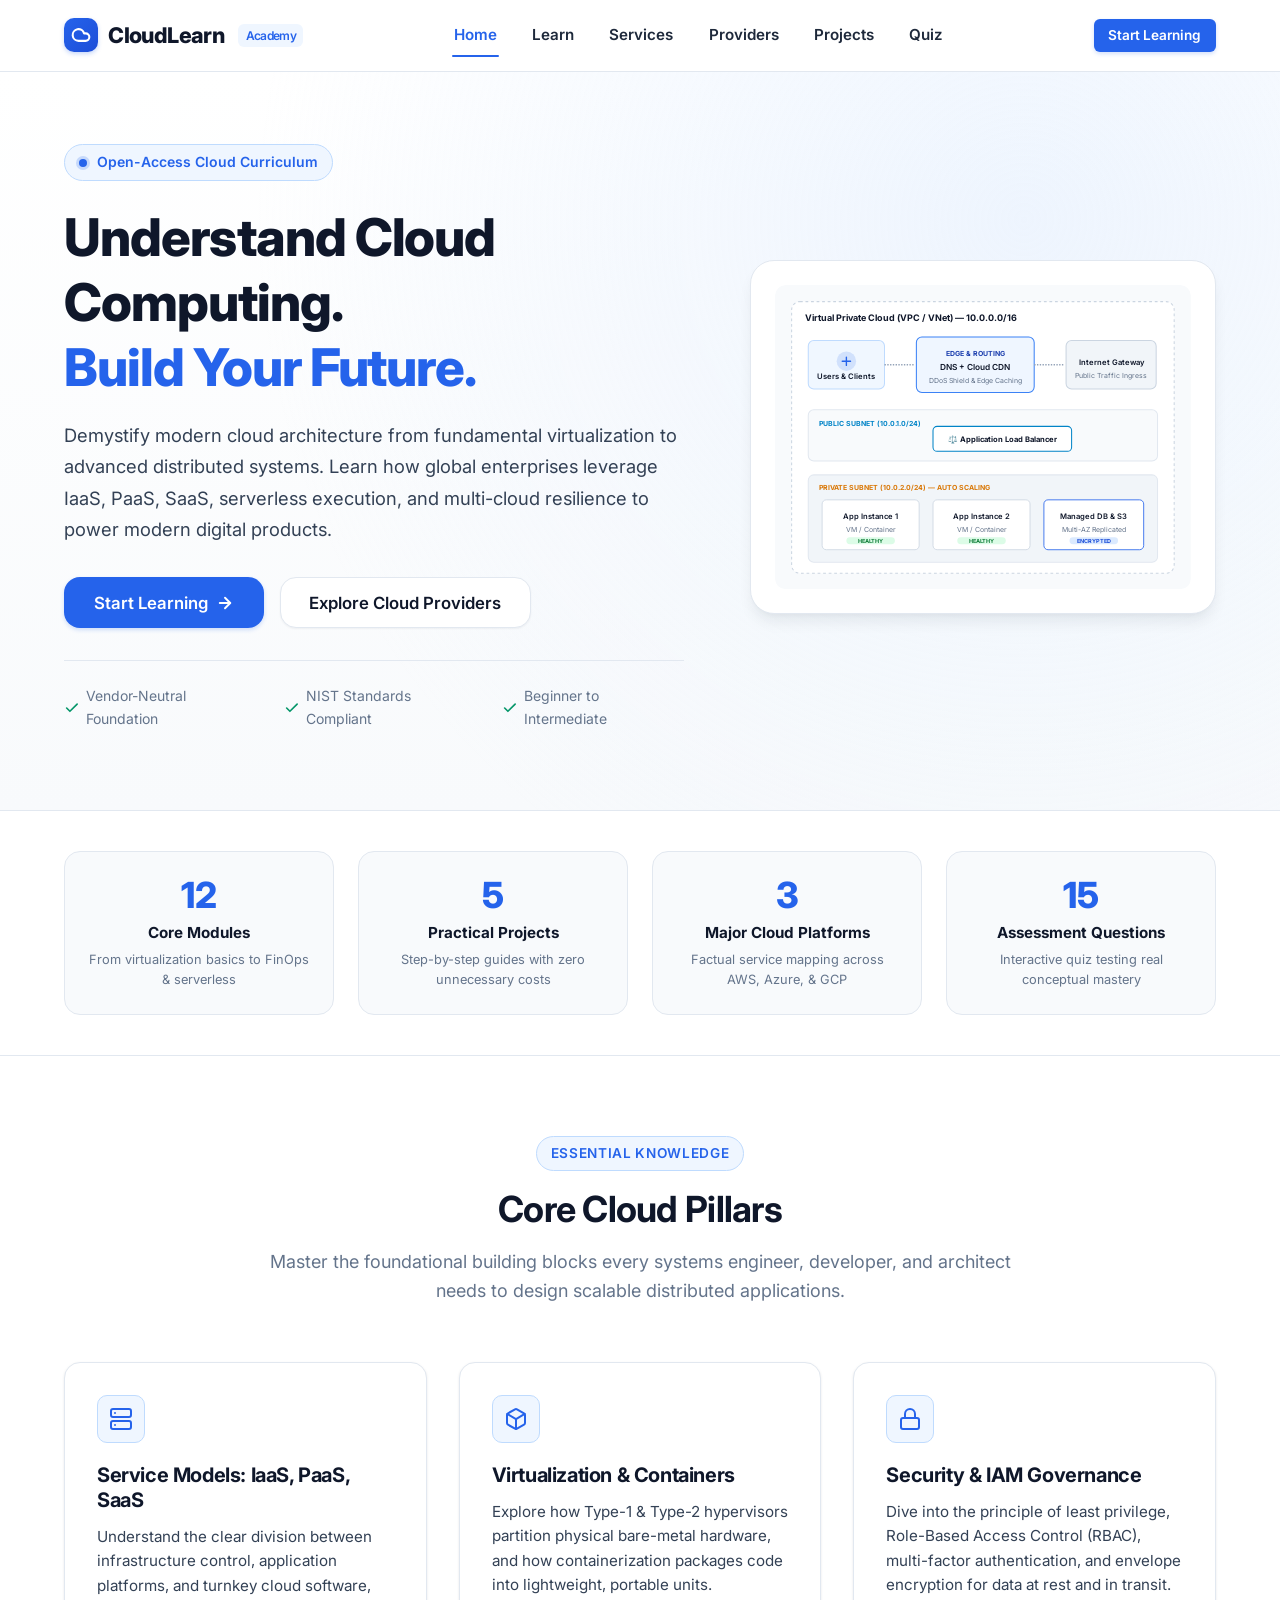
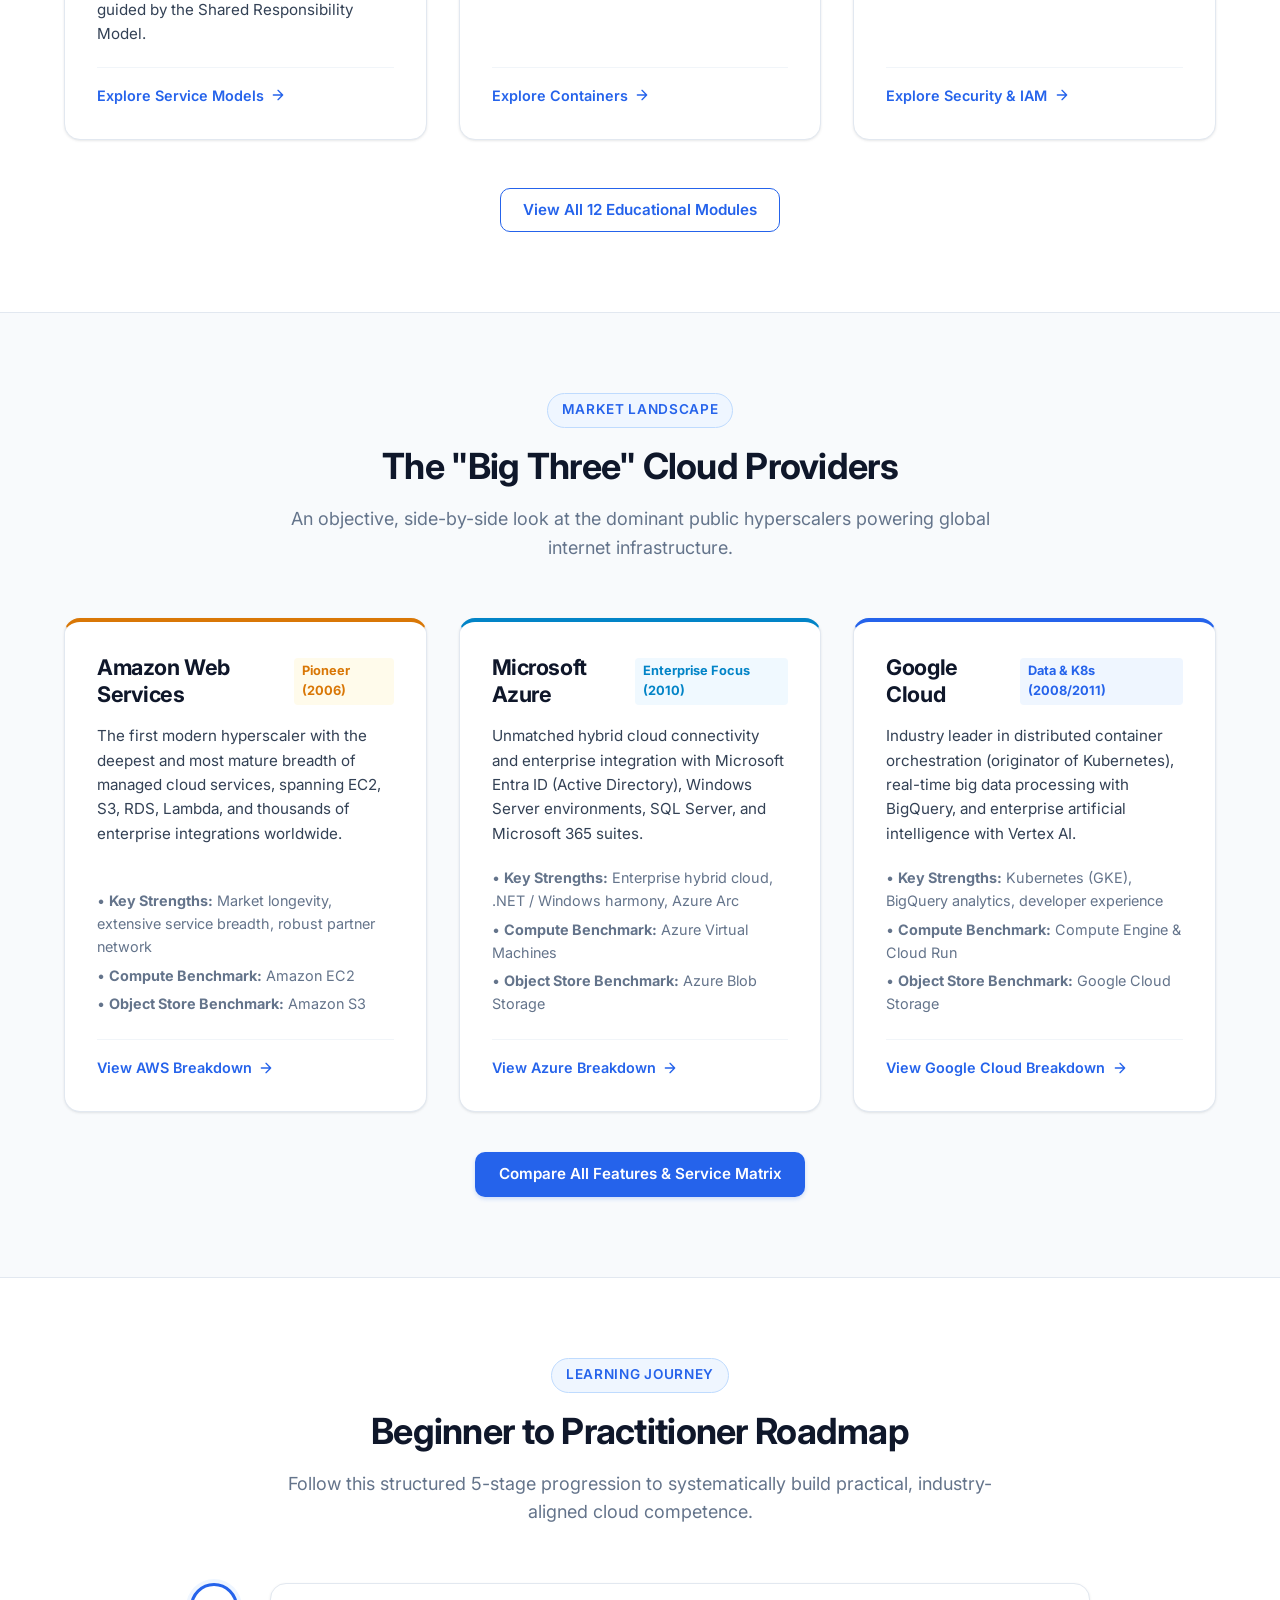
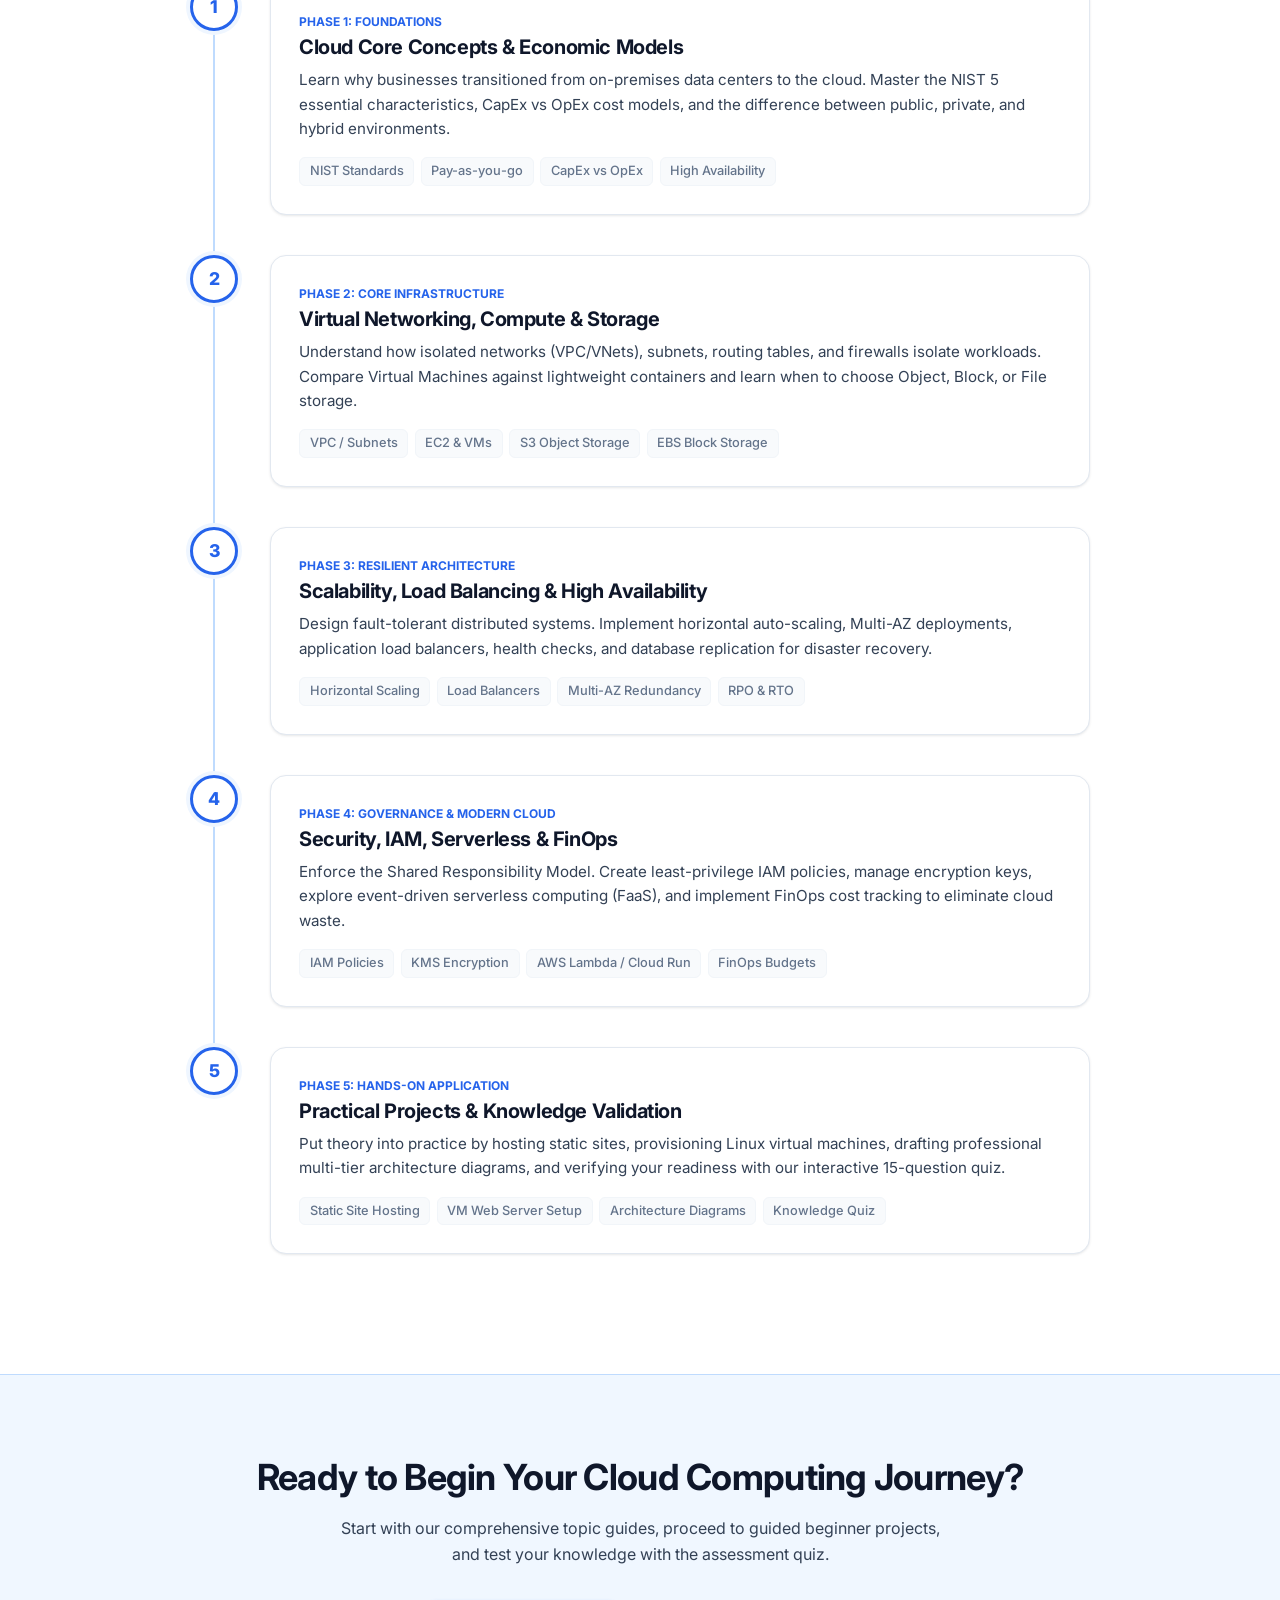
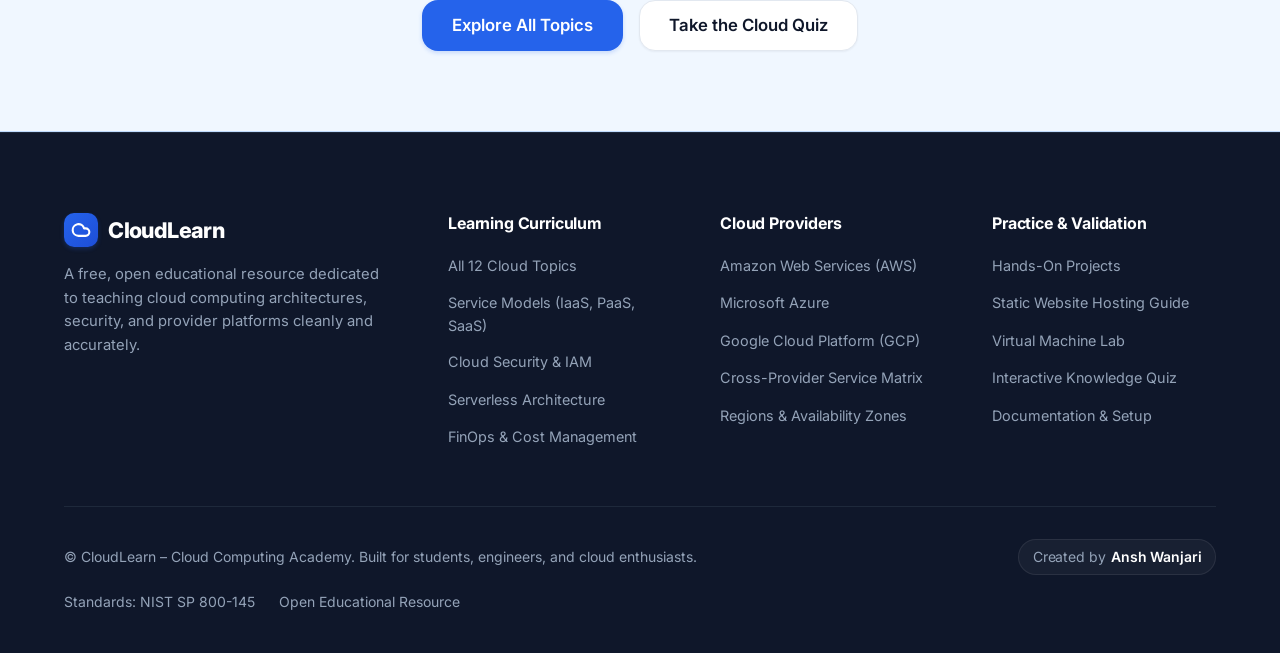
<file: index.html>
<!DOCTYPE html>
<html lang="en">
<head>
  <meta charset="UTF-8">
  <meta http-equiv="refresh" content="0; url=cloudlearn/index.html">
  <meta name="viewport" content="width=device-width, initial-scale=1.0">
  <title>CloudLearn – Redirecting...</title>
  <script>
    window.location.replace("cloudlearn/index.html");
  </script>
</head>
<body style="font-family: system-ui, -apple-system, sans-serif; display:flex; align-items:center; justify-content:center; height:100vh; margin:0; background:#f8fafc; color:#0f172a;">
  <div style="text-align:center; padding:2rem; background:white; border-radius:12px; box-shadow:0 4px 6px -1px rgba(0,0,0,0.1); border:1px solid #e2e8f0; max-width:400px;">
    <h2 style="margin-bottom:0.5rem;">CloudLearn Academy</h2>
    <p style="color:#64748b; margin-bottom:1.5rem;">Redirecting to the academy home page...</p>
    <a href="cloudlearn/index.html" style="display:inline-block; padding:0.6rem 1.2rem; background:#2563eb; color:white; text-decoration:none; border-radius:8px; font-weight:600;">
      Click here if not redirected
    </a>
    <footer style="margin-top:1.5rem; padding-top:1rem; border-top:1px solid #e2e8f0; font-size:0.875rem; color:#64748b;">
      Created by <strong style="color:#0f172a;">Ansh Wanjari</strong>
    </footer>
  </div>
</body>
</html>
</file>
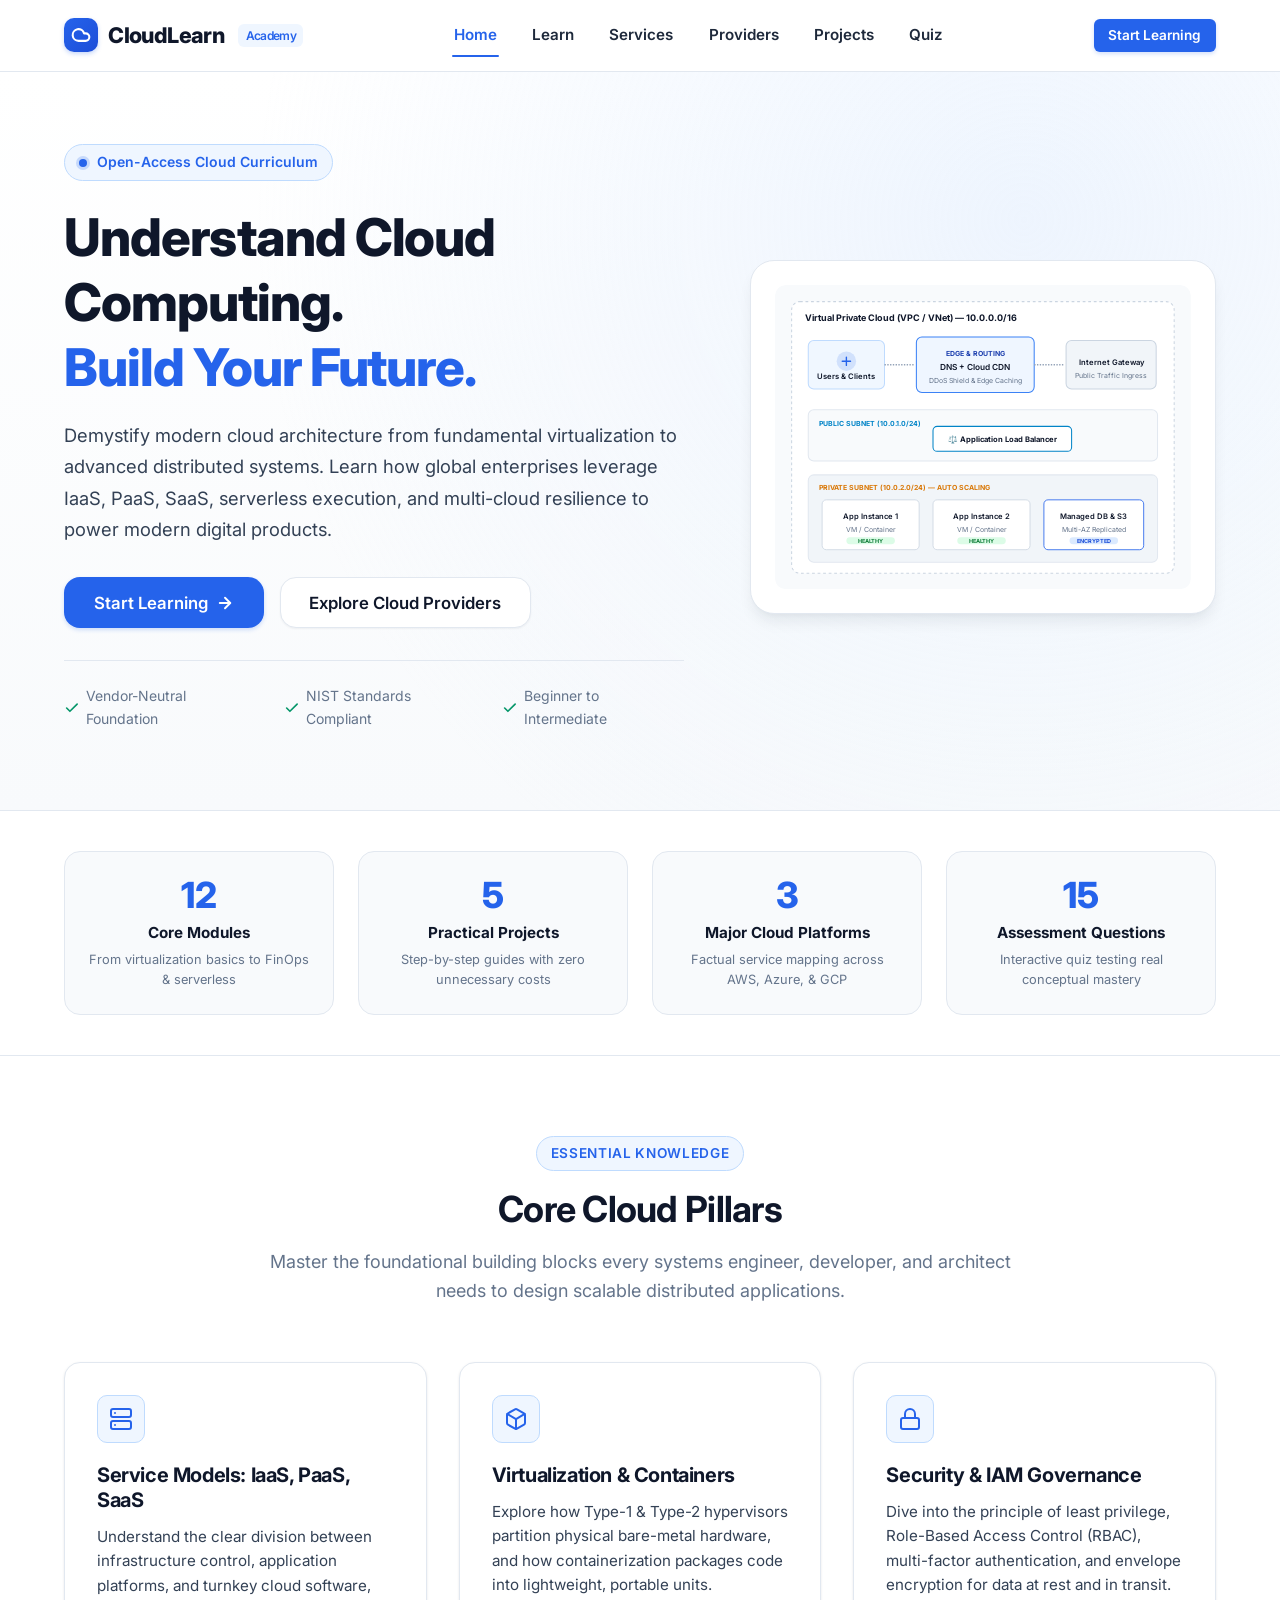
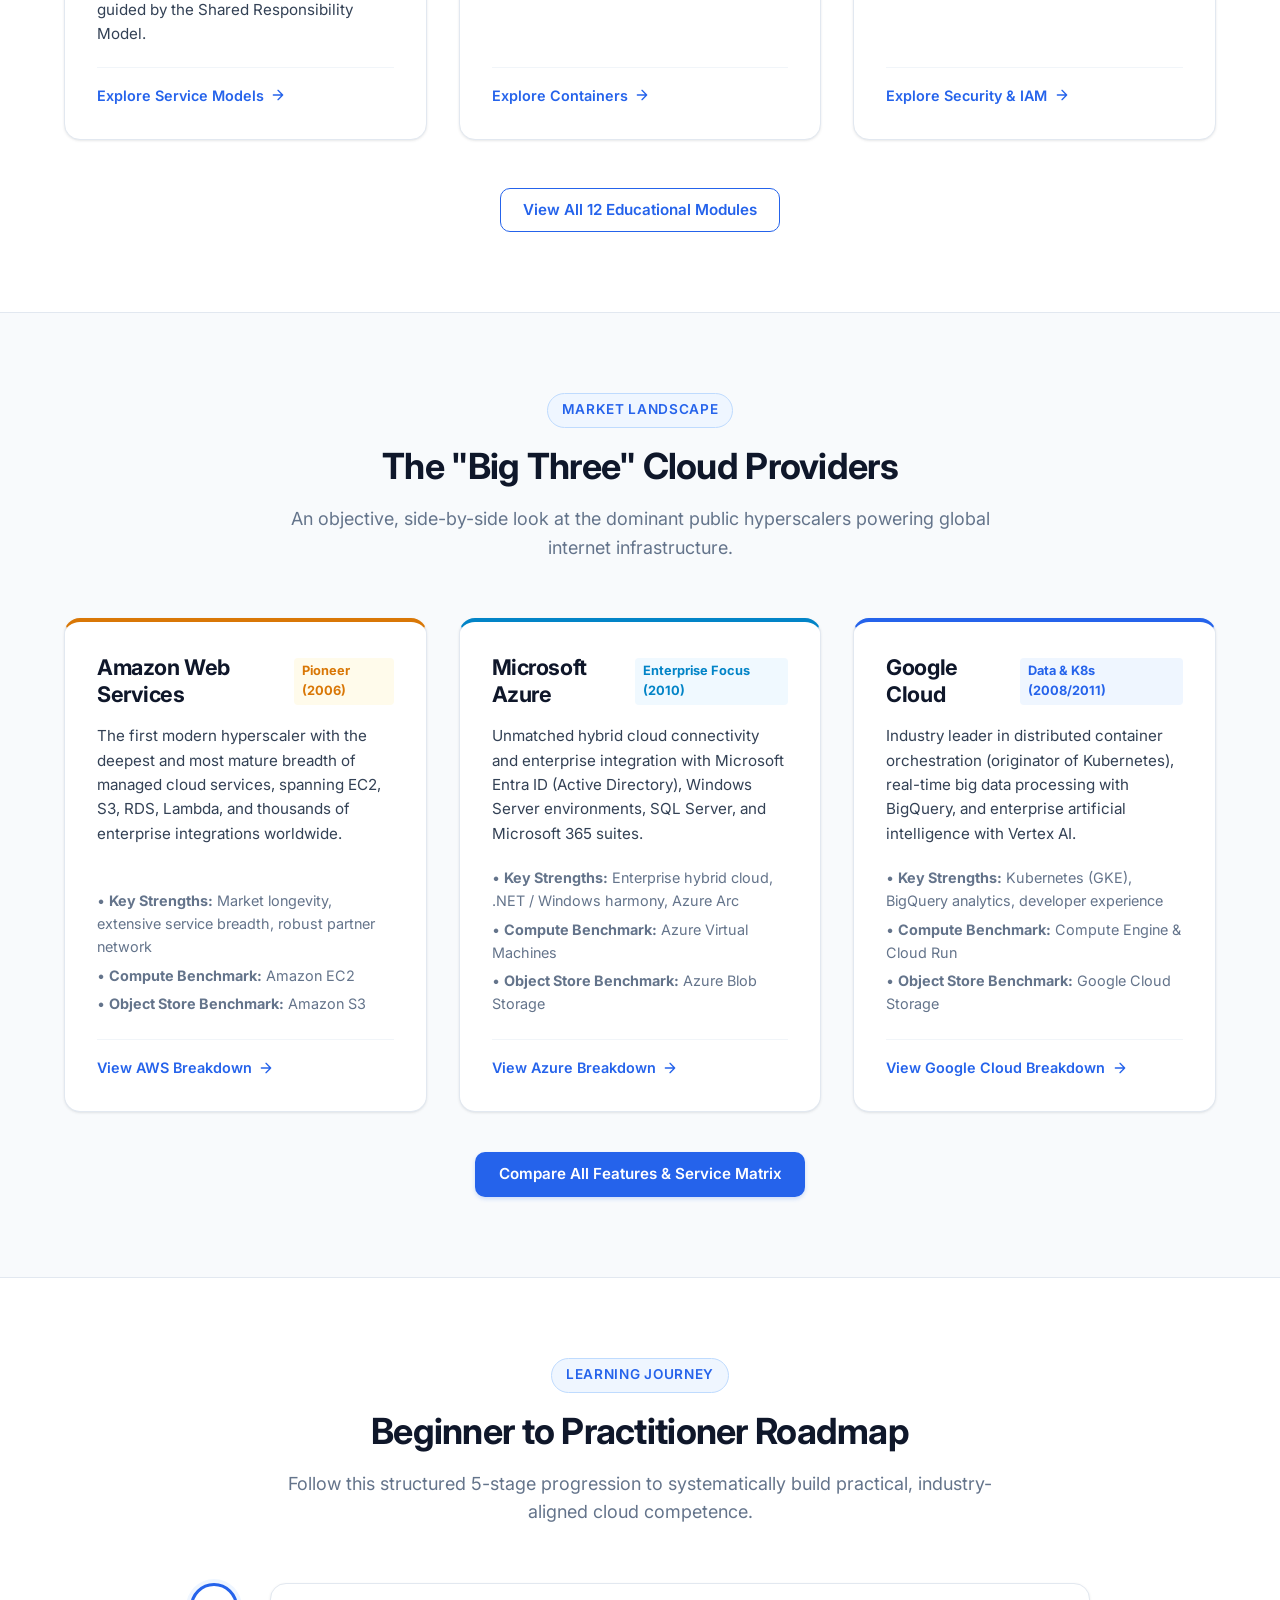
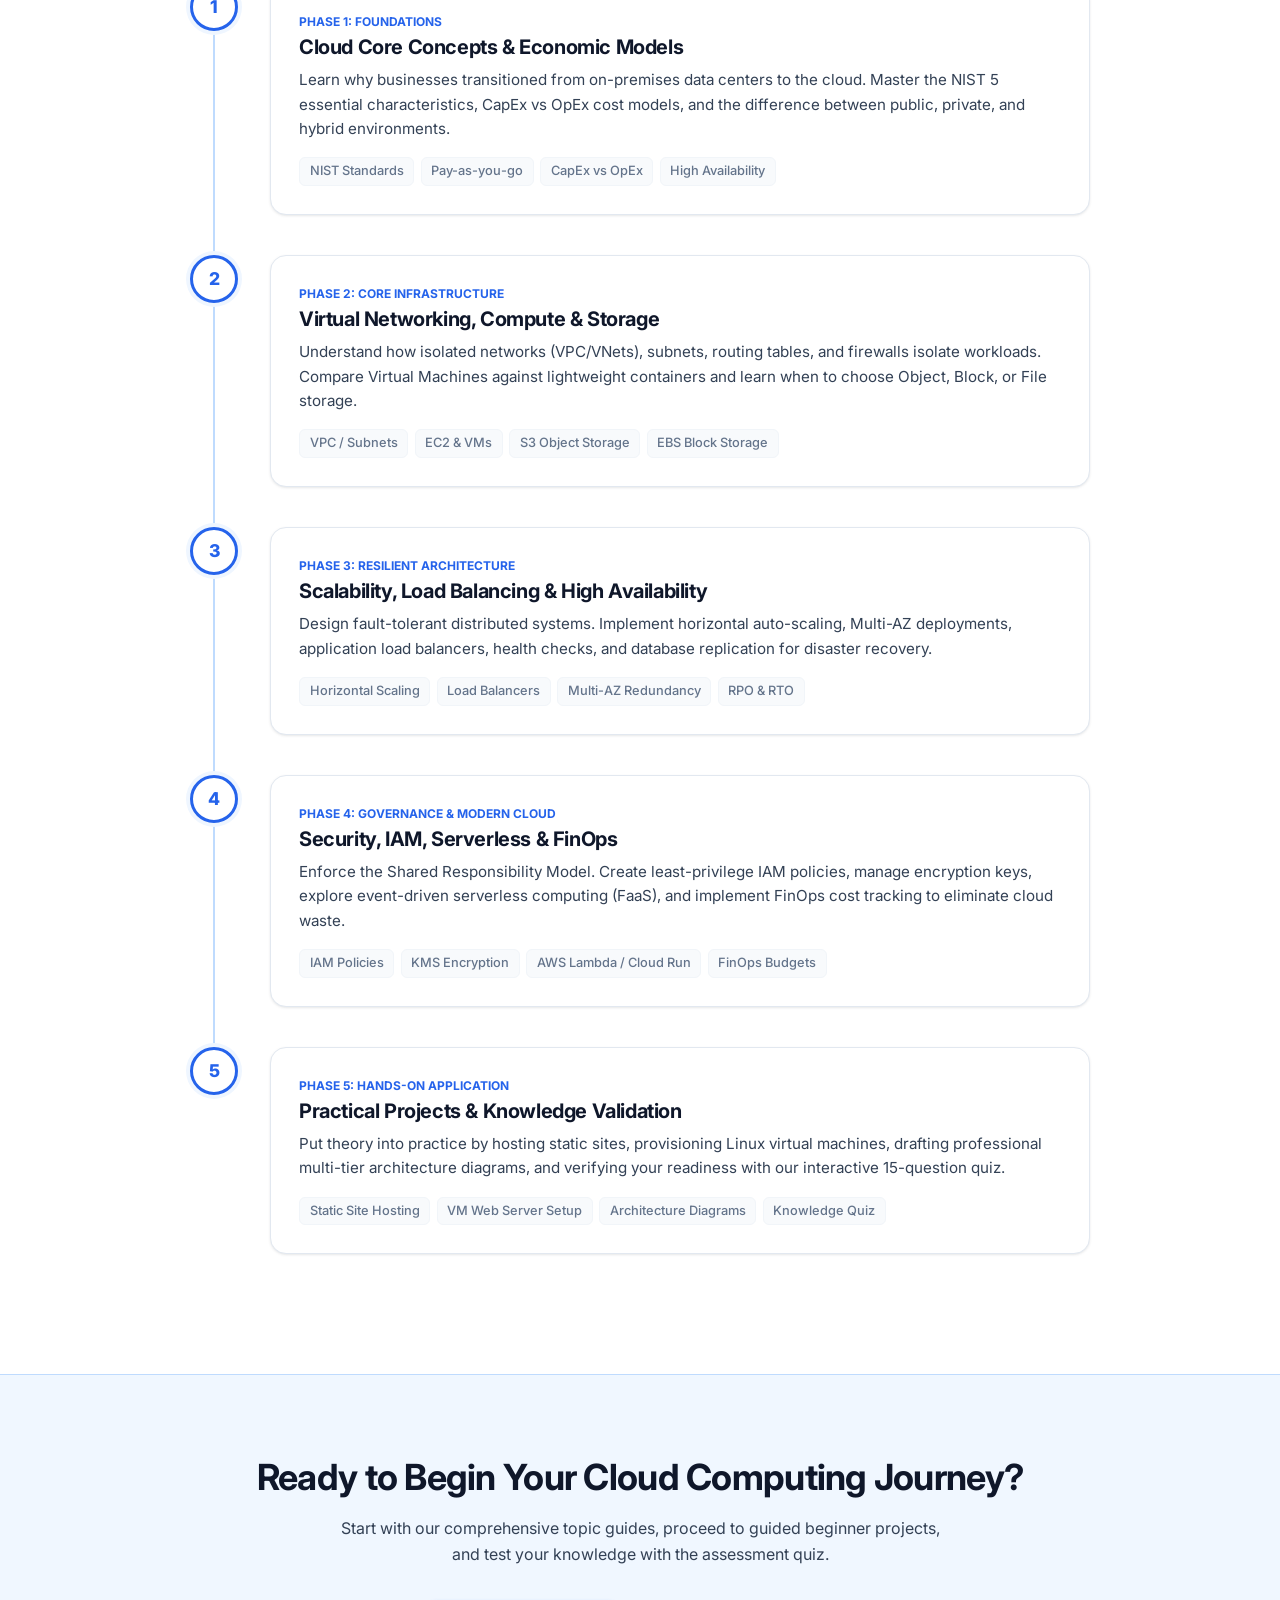
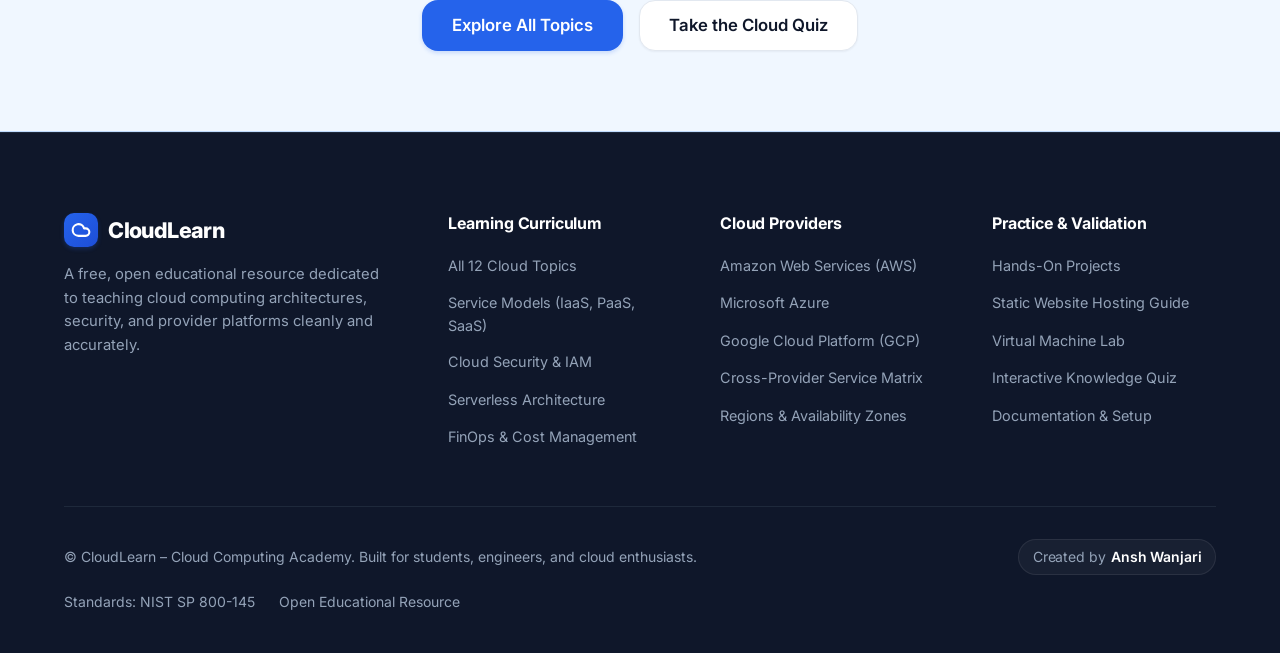
<file: cloudlearn/index.html>
<!DOCTYPE html>
<html lang="en">
<head>
  <meta charset="UTF-8">
  <meta name="viewport" content="width=device-width, initial-scale=1.0">
  <meta name="description" content="CloudLearn is a comprehensive, free educational academy for mastering cloud computing fundamentals, architectures, major providers, hands-on projects, and interactive quizzes.">
  <meta name="keywords" content="cloud computing, AWS, Azure, Google Cloud, IaaS, PaaS, SaaS, virtualization, cloud architecture, FinOps">
  <meta name="author" content="CloudLearn Academy">
  <title>CloudLearn – Cloud Computing Academy | Understand Cloud Computing. Build Your Future.</title>
  <link rel="preconnect" href="https://fonts.googleapis.com">
  <link rel="preconnect" href="https://fonts.gstatic.com" crossorigin>
  <link href="https://fonts.googleapis.com/css2?family=Inter:wght@400;500;600;700;800&family=JetBrains+Mono:wght@400;500;600&display=swap" rel="stylesheet">
  <link rel="stylesheet" href="css/style.css">
</head>
<body>
  <!-- Accessibility Skip Link -->
  <a href="#main-content" class="skip-link">Skip to main content</a>

  <!-- Header / Navigation Bar -->
  <header class="header" id="site-header">
    <div class="container nav-container">
      <a href="index.html" class="logo" aria-label="CloudLearn Home">
        <div class="logo-icon">
          <svg width="20" height="20" viewBox="0 0 24 24" fill="none" stroke="currentColor" stroke-width="2.5" stroke-linecap="round" stroke-linejoin="round">
            <path d="M17.5 19H9a7 7 0 1 1 6.71-9h1.79a4.5 4.5 0 1 1 0 9Z"></path>
          </svg>
        </div>
        <span>CloudLearn</span>
        <span class="logo-badge">Academy</span>
      </a>

      <!-- Desktop Navigation Links -->
      <nav aria-label="Primary Navigation">
        <ul class="nav-links">
          <li><a href="index.html" class="nav-link active">Home</a></li>
          <li><a href="learn.html" class="nav-link">Learn</a></li>
          <li><a href="learn.html#service-models" class="nav-link">Services</a></li>
          <li><a href="providers.html" class="nav-link">Providers</a></li>
          <li><a href="projects.html" class="nav-link">Projects</a></li>
          <li><a href="quiz.html" class="nav-link">Quiz</a></li>
        </ul>
      </nav>

      <div class="nav-actions">
        <a href="learn.html" class="btn btn-primary btn-sm">Start Learning</a>
        <!-- Mobile Hamburger Button -->
        <button type="button" class="mobile-toggle" aria-label="Toggle navigation menu" aria-expanded="false" aria-controls="mobile-nav-drawer">
          <svg width="24" height="24" viewBox="0 0 24 24" fill="none" stroke="currentColor" stroke-width="2" stroke-linecap="round" stroke-linejoin="round">
            <line x1="4" y1="8" x2="20" y2="8"></line>
            <line x1="4" y1="16" x2="20" y2="16"></line>
          </svg>
        </button>
      </div>
    </div>
  </header>

  <!-- Mobile Drawer Menu -->
  <div class="mobile-nav" id="mobile-nav-drawer" aria-label="Mobile Navigation">
    <ul class="mobile-nav-links">
      <li><a href="index.html" class="mobile-nav-link active">Home</a></li>
      <li><a href="learn.html" class="mobile-nav-link">Learn Topics</a></li>
      <li><a href="learn.html#service-models" class="mobile-nav-link">Service Models</a></li>
      <li><a href="providers.html" class="mobile-nav-link">Cloud Providers</a></li>
      <li><a href="projects.html" class="mobile-nav-link">Hands-On Projects</a></li>
      <li><a href="quiz.html" class="mobile-nav-link">Knowledge Quiz</a></li>
    </ul>
  </div>

  <!-- Main Content Anchor -->
  <main id="main-content" class="main-content">

    <!-- Hero Section -->
    <section class="hero" aria-labelledby="hero-heading">
      <div class="container">
        <div class="hero-grid">
          <div class="hero-content">
            <div class="hero-badge">
              <span class="pulse-dot"></span>
              <span>Open-Access Cloud Curriculum</span>
            </div>
            <h1 id="hero-heading" class="hero-title">
              Understand Cloud Computing. <br>
              <span class="text-highlight">Build Your Future.</span>
            </h1>
            <p class="hero-description">
              Demystify modern cloud architecture from fundamental virtualization to advanced distributed systems. Learn how global enterprises leverage IaaS, PaaS, SaaS, serverless execution, and multi-cloud resilience to power modern digital products.
            </p>
            <div class="hero-cta">
              <a href="learn.html" class="btn btn-primary btn-lg">
                <span>Start Learning</span>
                <svg width="18" height="18" viewBox="0 0 24 24" fill="none" stroke="currentColor" stroke-width="2.5" stroke-linecap="round" stroke-linejoin="round">
                  <line x1="5" y1="12" x2="19" y2="12"></line>
                  <polyline points="12 5 19 12 12 19"></polyline>
                </svg>
              </a>
              <a href="providers.html" class="btn btn-secondary btn-lg">
                <span>Explore Cloud Providers</span>
              </a>
            </div>
            <div class="hero-trust">
              <div class="hero-trust-item">
                <svg width="16" height="16" viewBox="0 0 24 24" fill="none" stroke="currentColor" stroke-width="2.5" stroke-linecap="round" stroke-linejoin="round">
                  <polyline points="20 6 9 17 4 12"></polyline>
                </svg>
                <span>Vendor-Neutral Foundation</span>
              </div>
              <div class="hero-trust-item">
                <svg width="16" height="16" viewBox="0 0 24 24" fill="none" stroke="currentColor" stroke-width="2.5" stroke-linecap="round" stroke-linejoin="round">
                  <polyline points="20 6 9 17 4 12"></polyline>
                </svg>
                <span>NIST Standards Compliant</span>
              </div>
              <div class="hero-trust-item">
                <svg width="16" height="16" viewBox="0 0 24 24" fill="none" stroke="currentColor" stroke-width="2.5" stroke-linecap="round" stroke-linejoin="round">
                  <polyline points="20 6 9 17 4 12"></polyline>
                </svg>
                <span>Beginner to Intermediate</span>
              </div>
            </div>
          </div>

          <!-- Hero Cloud Architecture Illustration (Clean Vector SVG) -->
          <div class="hero-visual">
            <div class="hero-card-frame">
              <svg class="hero-cloud-diagram" viewBox="0 0 600 440" fill="none" xmlns="http://www.w3.org/2000/svg" role="img" aria-label="Cloud Computing High-Availability Architecture Diagram">
                <rect width="600" height="440" rx="16" fill="#F8FAFC"/>
                
                <!-- VPC Boundary -->
                <rect x="24" y="24" width="552" height="392" rx="12" fill="#FFFFFF" stroke="#CBD5E1" stroke-width="1.5" stroke-dasharray="4 4"/>
                <text x="44" y="52" fill="#0F172A" font-family="Inter, sans-serif" font-size="13" font-weight="700">Virtual Private Cloud (VPC / VNet) — 10.0.0.0/16</text>
                
                <!-- Client Tier -->
                <g transform="translate(48, 80)">
                  <rect width="110" height="70" rx="8" fill="#F0F7FF" stroke="#BFDBFE" stroke-width="1.5"/>
                  <circle cx="55" cy="30" r="14" fill="#2563EB" opacity="0.15"/>
                  <path d="M55 24V36M49 30H61" stroke="#2563EB" stroke-width="2" stroke-linecap="round"/>
                  <text x="55" y="56" fill="#0F172A" font-family="Inter, sans-serif" font-size="11" font-weight="600" text-anchor="middle">Users & Clients</text>
                </g>

                <!-- Connection Arrow 1 -->
                <path d="M158 115 H200" stroke="#94A3B8" stroke-width="2" stroke-dasharray="2 2" marker-end="url(#arrow)"/>

                <!-- DNS / CDN / Edge Tier -->
                <g transform="translate(204, 75)">
                  <rect width="170" height="80" rx="8" fill="#EFF6FF" stroke="#3B82F6" stroke-width="1.5"/>
                  <text x="85" y="28" fill="#1E40AF" font-family="Inter, sans-serif" font-size="10" font-weight="700" text-anchor="middle">EDGE & ROUTING</text>
                  <text x="85" y="48" fill="#0F172A" font-family="Inter, sans-serif" font-size="12" font-weight="600" text-anchor="middle">DNS + Cloud CDN</text>
                  <text x="85" y="66" fill="#64748B" font-family="Inter, sans-serif" font-size="10" text-anchor="middle">DDoS Shield & Edge Caching</text>
                </g>

                <!-- Connection Arrow 2 -->
                <path d="M374 115 H416" stroke="#94A3B8" stroke-width="2" stroke-dasharray="2 2"/>

                <!-- Internet Gateway -->
                <g transform="translate(420, 80)">
                  <rect width="130" height="70" rx="8" fill="#F1F5F9" stroke="#CBD5E1" stroke-width="1.5"/>
                  <text x="65" y="36" fill="#0F172A" font-family="Inter, sans-serif" font-size="11" font-weight="600" text-anchor="middle">Internet Gateway</text>
                  <text x="65" y="54" fill="#64748B" font-family="Inter, sans-serif" font-size="10" text-anchor="middle">Public Traffic Ingress</text>
                </g>

                <!-- Public Subnet / Load Balancer -->
                <g transform="translate(48, 180)">
                  <rect width="504" height="74" rx="8" fill="#F8FAFC" stroke="#E2E8F0" stroke-width="1.5"/>
                  <text x="16" y="24" fill="#0284C7" font-family="Inter, sans-serif" font-size="10" font-weight="700">PUBLIC SUBNET (10.0.1.0/24)</text>
                  <rect x="180" y="24" width="200" height="36" rx="6" fill="#FFFFFF" stroke="#0284C7" stroke-width="1.5"/>
                  <text x="280" y="47" fill="#0F172A" font-family="Inter, sans-serif" font-size="11" font-weight="700" text-anchor="middle">⚖️ Application Load Balancer</text>
                </g>

                <!-- Private Subnet / Compute Tier -->
                <g transform="translate(48, 274)">
                  <rect width="504" height="126" rx="8" fill="#F1F5F9" stroke="#E2E8F0" stroke-width="1.5"/>
                  <text x="16" y="22" fill="#D97706" font-family="Inter, sans-serif" font-size="10" font-weight="700">PRIVATE SUBNET (10.0.2.0/24) — AUTO SCALING</text>

                  <!-- VM / Container 1 -->
                  <g transform="translate(20, 36)">
                    <rect width="140" height="72" rx="6" fill="#FFFFFF" stroke="#CBD5E1" stroke-width="1.2"/>
                    <text x="70" y="28" fill="#0F172A" font-family="Inter, sans-serif" font-size="11" font-weight="600" text-anchor="middle">App Instance 1</text>
                    <text x="70" y="46" fill="#64748B" font-family="Inter, sans-serif" font-size="10" text-anchor="middle">VM / Container</text>
                    <rect x="35" y="54" width="70" height="10" rx="5" fill="#DCFCE7"/>
                    <text x="70" y="62" fill="#15803D" font-family="Inter, sans-serif" font-size="8" font-weight="700" text-anchor="middle">HEALTHY</text>
                  </g>

                  <!-- VM / Container 2 -->
                  <g transform="translate(180, 36)">
                    <rect width="140" height="72" rx="6" fill="#FFFFFF" stroke="#CBD5E1" stroke-width="1.2"/>
                    <text x="70" y="28" fill="#0F172A" font-family="Inter, sans-serif" font-size="11" font-weight="600" text-anchor="middle">App Instance 2</text>
                    <text x="70" y="46" fill="#64748B" font-family="Inter, sans-serif" font-size="10" text-anchor="middle">VM / Container</text>
                    <rect x="35" y="54" width="70" height="10" rx="5" fill="#DCFCE7"/>
                    <text x="70" y="62" fill="#15803D" font-family="Inter, sans-serif" font-size="8" font-weight="700" text-anchor="middle">HEALTHY</text>
                  </g>

                  <!-- Managed DB & Object Storage -->
                  <g transform="translate(340, 36)">
                    <rect width="144" height="72" rx="6" fill="#FFFFFF" stroke="#2563EB" stroke-width="1.2"/>
                    <text x="72" y="28" fill="#0F172A" font-family="Inter, sans-serif" font-size="11" font-weight="600" text-anchor="middle">Managed DB & S3</text>
                    <text x="72" y="46" fill="#64748B" font-family="Inter, sans-serif" font-size="10" text-anchor="middle">Multi-AZ Replicated</text>
                    <rect x="37" y="54" width="70" height="10" rx="5" fill="#DBEAFE"/>
                    <text x="72" y="62" fill="#1D4ED8" font-family="Inter, sans-serif" font-size="8" font-weight="700" text-anchor="middle">ENCRYPTED</text>
                  </g>
                </g>
              </svg>
            </div>
          </div>
        </div>
      </div>
    </section>

    <!-- Factual Educational Highlights / Stats Section -->
    <section class="stats-section" aria-label="Curriculum Highlights">
      <div class="container">
        <div class="stats-grid">
          <div class="stat-card">
            <div class="stat-number">12</div>
            <div class="stat-label">Core Modules</div>
            <div class="stat-subtext">From virtualization basics to FinOps & serverless</div>
          </div>
          <div class="stat-card">
            <div class="stat-number">5</div>
            <div class="stat-label">Practical Projects</div>
            <div class="stat-subtext">Step-by-step guides with zero unnecessary costs</div>
          </div>
          <div class="stat-card">
            <div class="stat-number">3</div>
            <div class="stat-label">Major Cloud Platforms</div>
            <div class="stat-subtext">Factual service mapping across AWS, Azure, & GCP</div>
          </div>
          <div class="stat-card">
            <div class="stat-number">15</div>
            <div class="stat-label">Assessment Questions</div>
            <div class="stat-subtext">Interactive quiz testing real conceptual mastery</div>
          </div>
        </div>
      </div>
    </section>

    <!-- Featured Learning Topics -->
    <section class="section" id="featured-topics" aria-labelledby="featured-heading">
      <div class="container">
        <div class="section-header">
          <div class="section-tag">Essential Knowledge</div>
          <h2 id="featured-heading" class="section-title">Core Cloud Pillars</h2>
          <p class="section-subtitle">
            Master the foundational building blocks every systems engineer, developer, and architect needs to design scalable distributed applications.
          </p>
        </div>

        <div class="grid-3">
          <!-- Card 1 -->
          <article class="card">
            <div class="card-icon">
              <svg width="24" height="24" viewBox="0 0 24 24" fill="none" stroke="currentColor" stroke-width="2" stroke-linecap="round" stroke-linejoin="round">
                <rect x="2" y="2" width="20" height="8" rx="2" ry="2"></rect>
                <rect x="2" y="14" width="20" height="8" rx="2" ry="2"></rect>
                <line x1="6" y1="6" x2="6.01" y2="6"></line>
                <line x1="6" y1="18" x2="6.01" y2="18"></line>
              </svg>
            </div>
            <h3 class="card-title">Service Models: IaaS, PaaS, SaaS</h3>
            <p class="card-desc">
              Understand the clear division between infrastructure control, application platforms, and turnkey cloud software, guided by the Shared Responsibility Model.
            </p>
            <div class="card-footer">
              <a href="learn.html#topic-service-models" class="card-link">
                <span>Explore Service Models</span>
                <svg width="16" height="16" viewBox="0 0 24 24" fill="none" stroke="currentColor" stroke-width="2" stroke-linecap="round" stroke-linejoin="round"><path d="M5 12h14M12 5l7 7-7 7"/></svg>
              </a>
            </div>
          </article>

          <!-- Card 2 -->
          <article class="card">
            <div class="card-icon">
              <svg width="24" height="24" viewBox="0 0 24 24" fill="none" stroke="currentColor" stroke-width="2" stroke-linecap="round" stroke-linejoin="round">
                <path d="M21 16V8a2 2 0 0 0-1-1.73l-7-4a2 2 0 0 0-2 0l-7 4A2 2 0 0 0 3 8v8a2 2 0 0 0 1 1.73l7 4a2 2 0 0 0 2 0l7-4A2 2 0 0 0 21 16z"></path>
                <polyline points="3.27 6.96 12 12.01 20.73 6.96"></polyline>
                <line x1="12" y1="22.08" x2="12" y2="12"></line>
              </svg>
            </div>
            <h3 class="card-title">Virtualization & Containers</h3>
            <p class="card-desc">
              Explore how Type-1 & Type-2 hypervisors partition physical bare-metal hardware, and how containerization packages code into lightweight, portable units.
            </p>
            <div class="card-footer">
              <a href="learn.html#topic-virtualization" class="card-link">
                <span>Explore Containers</span>
                <svg width="16" height="16" viewBox="0 0 24 24" fill="none" stroke="currentColor" stroke-width="2" stroke-linecap="round" stroke-linejoin="round"><path d="M5 12h14M12 5l7 7-7 7"/></svg>
              </a>
            </div>
          </article>

          <!-- Card 3 -->
          <article class="card">
            <div class="card-icon">
              <svg width="24" height="24" viewBox="0 0 24 24" fill="none" stroke="currentColor" stroke-width="2" stroke-linecap="round" stroke-linejoin="round">
                <rect x="3" y="11" width="18" height="11" rx="2" ry="2"></rect>
                <path d="M7 11V7a5 5 0 0 1 10 0v4"></path>
              </svg>
            </div>
            <h3 class="card-title">Security & IAM Governance</h3>
            <p class="card-desc">
              Dive into the principle of least privilege, Role-Based Access Control (RBAC), multi-factor authentication, and envelope encryption for data at rest and in transit.
            </p>
            <div class="card-footer">
              <a href="learn.html#topic-security" class="card-link">
                <span>Explore Security & IAM</span>
                <svg width="16" height="16" viewBox="0 0 24 24" fill="none" stroke="currentColor" stroke-width="2" stroke-linecap="round" stroke-linejoin="round"><path d="M5 12h14M12 5l7 7-7 7"/></svg>
              </a>
            </div>
          </article>
        </div>

        <div style="text-align: center; margin-top: 3rem;">
          <a href="learn.html" class="btn btn-outline">View All 12 Educational Modules</a>
        </div>
      </div>
    </section>

    <!-- Cloud Providers Overview -->
    <section class="section section-alt" id="providers-overview" aria-labelledby="providers-heading">
      <div class="container">
        <div class="section-header">
          <div class="section-tag">Market Landscape</div>
          <h2 id="providers-heading" class="section-title">The "Big Three" Cloud Providers</h2>
          <p class="section-subtitle">
            An objective, side-by-side look at the dominant public hyperscalers powering global internet infrastructure.
          </p>
        </div>

        <div class="grid-3">
          <!-- AWS Card -->
          <article class="card" style="border-top: 4px solid var(--color-aws-accent);">
            <div style="display:flex; align-items:center; justify-content:space-between; margin-bottom: 1rem;">
              <h3 style="font-size:1.35rem;">Amazon Web Services</h3>
              <span style="font-size:0.8rem; font-weight:700; color:var(--color-aws-accent); background:var(--color-aws-bg); padding:0.2rem 0.5rem; border-radius:4px;">Pioneer (2006)</span>
            </div>
            <p class="card-desc">
              The first modern hyperscaler with the deepest and most mature breadth of managed cloud services, spanning EC2, S3, RDS, Lambda, and thousands of enterprise integrations worldwide.
            </p>
            <ul style="margin-bottom:1.5rem; font-size:0.9rem; color:var(--color-text-muted); list-style:none; padding:0; display:flex; flex-direction:column; gap:0.35rem;">
              <li>• <strong>Key Strengths:</strong> Market longevity, extensive service breadth, robust partner network</li>
              <li>• <strong>Compute Benchmark:</strong> Amazon EC2</li>
              <li>• <strong>Object Store Benchmark:</strong> Amazon S3</li>
            </ul>
            <div class="card-footer">
              <a href="providers.html#aws-deep-dive" class="card-link">
                <span>View AWS Breakdown</span>
                <svg width="16" height="16" viewBox="0 0 24 24" fill="none" stroke="currentColor" stroke-width="2" stroke-linecap="round" stroke-linejoin="round"><path d="M5 12h14M12 5l7 7-7 7"/></svg>
              </a>
            </div>
          </article>

          <!-- Azure Card -->
          <article class="card" style="border-top: 4px solid var(--color-azure-accent);">
            <div style="display:flex; align-items:center; justify-content:space-between; margin-bottom: 1rem;">
              <h3 style="font-size:1.35rem;">Microsoft Azure</h3>
              <span style="font-size:0.8rem; font-weight:700; color:var(--color-azure-accent); background:var(--color-azure-bg); padding:0.2rem 0.5rem; border-radius:4px;">Enterprise Focus (2010)</span>
            </div>
            <p class="card-desc">
              Unmatched hybrid cloud connectivity and enterprise integration with Microsoft Entra ID (Active Directory), Windows Server environments, SQL Server, and Microsoft 365 suites.
            </p>
            <ul style="margin-bottom:1.5rem; font-size:0.9rem; color:var(--color-text-muted); list-style:none; padding:0; display:flex; flex-direction:column; gap:0.35rem;">
              <li>• <strong>Key Strengths:</strong> Enterprise hybrid cloud, .NET / Windows harmony, Azure Arc</li>
              <li>• <strong>Compute Benchmark:</strong> Azure Virtual Machines</li>
              <li>• <strong>Object Store Benchmark:</strong> Azure Blob Storage</li>
            </ul>
            <div class="card-footer">
              <a href="providers.html#azure-deep-dive" class="card-link">
                <span>View Azure Breakdown</span>
                <svg width="16" height="16" viewBox="0 0 24 24" fill="none" stroke="currentColor" stroke-width="2" stroke-linecap="round" stroke-linejoin="round"><path d="M5 12h14M12 5l7 7-7 7"/></svg>
              </a>
            </div>
          </article>

          <!-- Google Cloud Card -->
          <article class="card" style="border-top: 4px solid var(--color-gcp-accent);">
            <div style="display:flex; align-items:center; justify-content:space-between; margin-bottom: 1rem;">
              <h3 style="font-size:1.35rem;">Google Cloud</h3>
              <span style="font-size:0.8rem; font-weight:700; color:var(--color-gcp-accent); background:var(--color-gcp-bg); padding:0.2rem 0.5rem; border-radius:4px;">Data & K8s (2008/2011)</span>
            </div>
            <p class="card-desc">
              Industry leader in distributed container orchestration (originator of Kubernetes), real-time big data processing with BigQuery, and enterprise artificial intelligence with Vertex AI.
            </p>
            <ul style="margin-bottom:1.5rem; font-size:0.9rem; color:var(--color-text-muted); list-style:none; padding:0; display:flex; flex-direction:column; gap:0.35rem;">
              <li>• <strong>Key Strengths:</strong> Kubernetes (GKE), BigQuery analytics, developer experience</li>
              <li>• <strong>Compute Benchmark:</strong> Compute Engine & Cloud Run</li>
              <li>• <strong>Object Store Benchmark:</strong> Google Cloud Storage</li>
            </ul>
            <div class="card-footer">
              <a href="providers.html#gcp-deep-dive" class="card-link">
                <span>View Google Cloud Breakdown</span>
                <svg width="16" height="16" viewBox="0 0 24 24" fill="none" stroke="currentColor" stroke-width="2" stroke-linecap="round" stroke-linejoin="round"><path d="M5 12h14M12 5l7 7-7 7"/></svg>
              </a>
            </div>
          </article>
        </div>

        <div style="text-align: center; margin-top: 2.5rem;">
          <a href="providers.html" class="btn btn-primary">Compare All Features & Service Matrix</a>
        </div>
      </div>
    </section>

    <!-- Beginner Learning Roadmap Section -->
    <section class="section" id="roadmap" aria-labelledby="roadmap-heading">
      <div class="container">
        <div class="section-header">
          <div class="section-tag">Learning Journey</div>
          <h2 id="roadmap-heading" class="section-title">Beginner to Practitioner Roadmap</h2>
          <p class="section-subtitle">
            Follow this structured 5-stage progression to systematically build practical, industry-aligned cloud competence.
          </p>
        </div>

        <div class="roadmap-container">
          <!-- Step 1 -->
          <div class="roadmap-step">
            <div class="roadmap-marker">1</div>
            <div class="roadmap-content">
              <div class="roadmap-badge">Phase 1: Foundations</div>
              <h3 class="roadmap-title">Cloud Core Concepts & Economic Models</h3>
              <p class="roadmap-desc">
                Learn why businesses transitioned from on-premises data centers to the cloud. Master the NIST 5 essential characteristics, CapEx vs OpEx cost models, and the difference between public, private, and hybrid environments.
              </p>
              <div class="roadmap-tags">
                <span class="roadmap-tag">NIST Standards</span>
                <span class="roadmap-tag">Pay-as-you-go</span>
                <span class="roadmap-tag">CapEx vs OpEx</span>
                <span class="roadmap-tag">High Availability</span>
              </div>
            </div>
          </div>

          <!-- Step 2 -->
          <div class="roadmap-step">
            <div class="roadmap-marker">2</div>
            <div class="roadmap-content">
              <div class="roadmap-badge">Phase 2: Core Infrastructure</div>
              <h3 class="roadmap-title">Virtual Networking, Compute & Storage</h3>
              <p class="roadmap-desc">
                Understand how isolated networks (VPC/VNets), subnets, routing tables, and firewalls isolate workloads. Compare Virtual Machines against lightweight containers and learn when to choose Object, Block, or File storage.
              </p>
              <div class="roadmap-tags">
                <span class="roadmap-tag">VPC / Subnets</span>
                <span class="roadmap-tag">EC2 & VMs</span>
                <span class="roadmap-tag">S3 Object Storage</span>
                <span class="roadmap-tag">EBS Block Storage</span>
              </div>
            </div>
          </div>

          <!-- Step 3 -->
          <div class="roadmap-step">
            <div class="roadmap-marker">3</div>
            <div class="roadmap-content">
              <div class="roadmap-badge">Phase 3: Resilient Architecture</div>
              <h3 class="roadmap-title">Scalability, Load Balancing & High Availability</h3>
              <p class="roadmap-desc">
                Design fault-tolerant distributed systems. Implement horizontal auto-scaling, Multi-AZ deployments, application load balancers, health checks, and database replication for disaster recovery.
              </p>
              <div class="roadmap-tags">
                <span class="roadmap-tag">Horizontal Scaling</span>
                <span class="roadmap-tag">Load Balancers</span>
                <span class="roadmap-tag">Multi-AZ Redundancy</span>
                <span class="roadmap-tag">RPO & RTO</span>
              </div>
            </div>
          </div>

          <!-- Step 4 -->
          <div class="roadmap-step">
            <div class="roadmap-marker">4</div>
            <div class="roadmap-content">
              <div class="roadmap-badge">Phase 4: Governance & Modern Cloud</div>
              <h3 class="roadmap-title">Security, IAM, Serverless & FinOps</h3>
              <p class="roadmap-desc">
                Enforce the Shared Responsibility Model. Create least-privilege IAM policies, manage encryption keys, explore event-driven serverless computing (FaaS), and implement FinOps cost tracking to eliminate cloud waste.
              </p>
              <div class="roadmap-tags">
                <span class="roadmap-tag">IAM Policies</span>
                <span class="roadmap-tag">KMS Encryption</span>
                <span class="roadmap-tag">AWS Lambda / Cloud Run</span>
                <span class="roadmap-tag">FinOps Budgets</span>
              </div>
            </div>
          </div>

          <!-- Step 5 -->
          <div class="roadmap-step">
            <div class="roadmap-marker">5</div>
            <div class="roadmap-content">
              <div class="roadmap-badge">Phase 5: Hands-On Application</div>
              <h3 class="roadmap-title">Practical Projects & Knowledge Validation</h3>
              <p class="roadmap-desc">
                Put theory into practice by hosting static sites, provisioning Linux virtual machines, drafting professional multi-tier architecture diagrams, and verifying your readiness with our interactive 15-question quiz.
              </p>
              <div class="roadmap-tags">
                <span class="roadmap-tag">Static Site Hosting</span>
                <span class="roadmap-tag">VM Web Server Setup</span>
                <span class="roadmap-tag">Architecture Diagrams</span>
                <span class="roadmap-tag">Knowledge Quiz</span>
              </div>
            </div>
          </div>
        </div>
      </div>
    </section>

    <!-- Call to Action Banner -->
    <section class="section section-subtle" style="text-align: center;" aria-label="Start Learning Banner">
      <div class="container">
        <h2 style="margin-bottom: 1rem;">Ready to Begin Your Cloud Computing Journey?</h2>
        <p style="max-width: 600px; margin: 0 auto 2rem auto; color: var(--color-text-main);">
          Start with our comprehensive topic guides, proceed to guided beginner projects, and test your knowledge with the assessment quiz.
        </p>
        <div style="display:flex; justify-content:center; gap:1rem; flex-wrap:wrap;">
          <a href="learn.html" class="btn btn-primary btn-lg">Explore All Topics</a>
          <a href="quiz.html" class="btn btn-secondary btn-lg">Take the Cloud Quiz</a>
        </div>
      </div>
    </section>

  </main>

  <!-- Footer -->
  <footer class="footer" role="contentinfo">
    <div class="container">
      <div class="footer-grid">
        <div class="footer-brand">
          <a href="index.html" class="logo" style="color:var(--color-white);">
            <div class="logo-icon">
              <svg width="20" height="20" viewBox="0 0 24 24" fill="none" stroke="currentColor" stroke-width="2.5" stroke-linecap="round" stroke-linejoin="round">
                <path d="M17.5 19H9a7 7 0 1 1 6.71-9h1.79a4.5 4.5 0 1 1 0 9Z"></path>
              </svg>
            </div>
            <span>CloudLearn</span>
          </a>
          <p class="footer-desc">
            A free, open educational resource dedicated to teaching cloud computing architectures, security, and provider platforms cleanly and accurately.
          </p>
        </div>

        <div>
          <h4 class="footer-heading">Learning Curriculum</h4>
          <ul class="footer-links">
            <li><a href="learn.html" class="footer-link">All 12 Cloud Topics</a></li>
            <li><a href="learn.html#service-models" class="footer-link">Service Models (IaaS, PaaS, SaaS)</a></li>
            <li><a href="learn.html#topic-security" class="footer-link">Cloud Security & IAM</a></li>
            <li><a href="learn.html#topic-serverless" class="footer-link">Serverless Architecture</a></li>
            <li><a href="learn.html#topic-cost" class="footer-link">FinOps & Cost Management</a></li>
          </ul>
        </div>

        <div>
          <h4 class="footer-heading">Cloud Providers</h4>
          <ul class="footer-links">
            <li><a href="providers.html#aws-deep-dive" class="footer-link">Amazon Web Services (AWS)</a></li>
            <li><a href="providers.html#azure-deep-dive" class="footer-link">Microsoft Azure</a></li>
            <li><a href="providers.html#gcp-deep-dive" class="footer-link">Google Cloud Platform (GCP)</a></li>
            <li><a href="providers.html#service-matrix" class="footer-link">Cross-Provider Service Matrix</a></li>
            <li><a href="providers.html#infrastructure" class="footer-link">Regions & Availability Zones</a></li>
          </ul>
        </div>

        <div>
          <h4 class="footer-heading">Practice & Validation</h4>
          <ul class="footer-links">
            <li><a href="projects.html" class="footer-link">Hands-On Projects</a></li>
            <li><a href="projects.html#project-1" class="footer-link">Static Website Hosting Guide</a></li>
            <li><a href="projects.html#project-4" class="footer-link">Virtual Machine Lab</a></li>
            <li><a href="quiz.html" class="footer-link">Interactive Knowledge Quiz</a></li>
            <li><a href="README.md" class="footer-link" target="_blank" rel="noopener">Documentation & Setup</a></li>
          </ul>
        </div>
      </div>

      <div class="footer-bottom">
        <div>
          &copy; CloudLearn – Cloud Computing Academy. Built for students, engineers, and cloud enthusiasts.
        </div>
        <div class="footer-creator">
          <span>Created by</span> <strong class="creator-name">Ansh Wanjari</strong>
        </div>
        <div class="footer-legal-links">
          <span>Standards: NIST SP 800-145</span>
          <span>Open Educational Resource</span>
        </div>
      </div>
    </div>
  </footer>

  <!-- Back to Top Button -->
  <button type="button" class="back-to-top" aria-label="Back to top">
    <svg width="20" height="20" viewBox="0 0 24 24" fill="none" stroke="currentColor" stroke-width="2.5" stroke-linecap="round" stroke-linejoin="round">
      <polyline points="18 15 12 9 6 15"></polyline>
    </svg>
  </button>

  <script src="js/main.js"></script>
</body>
</html>
</file>
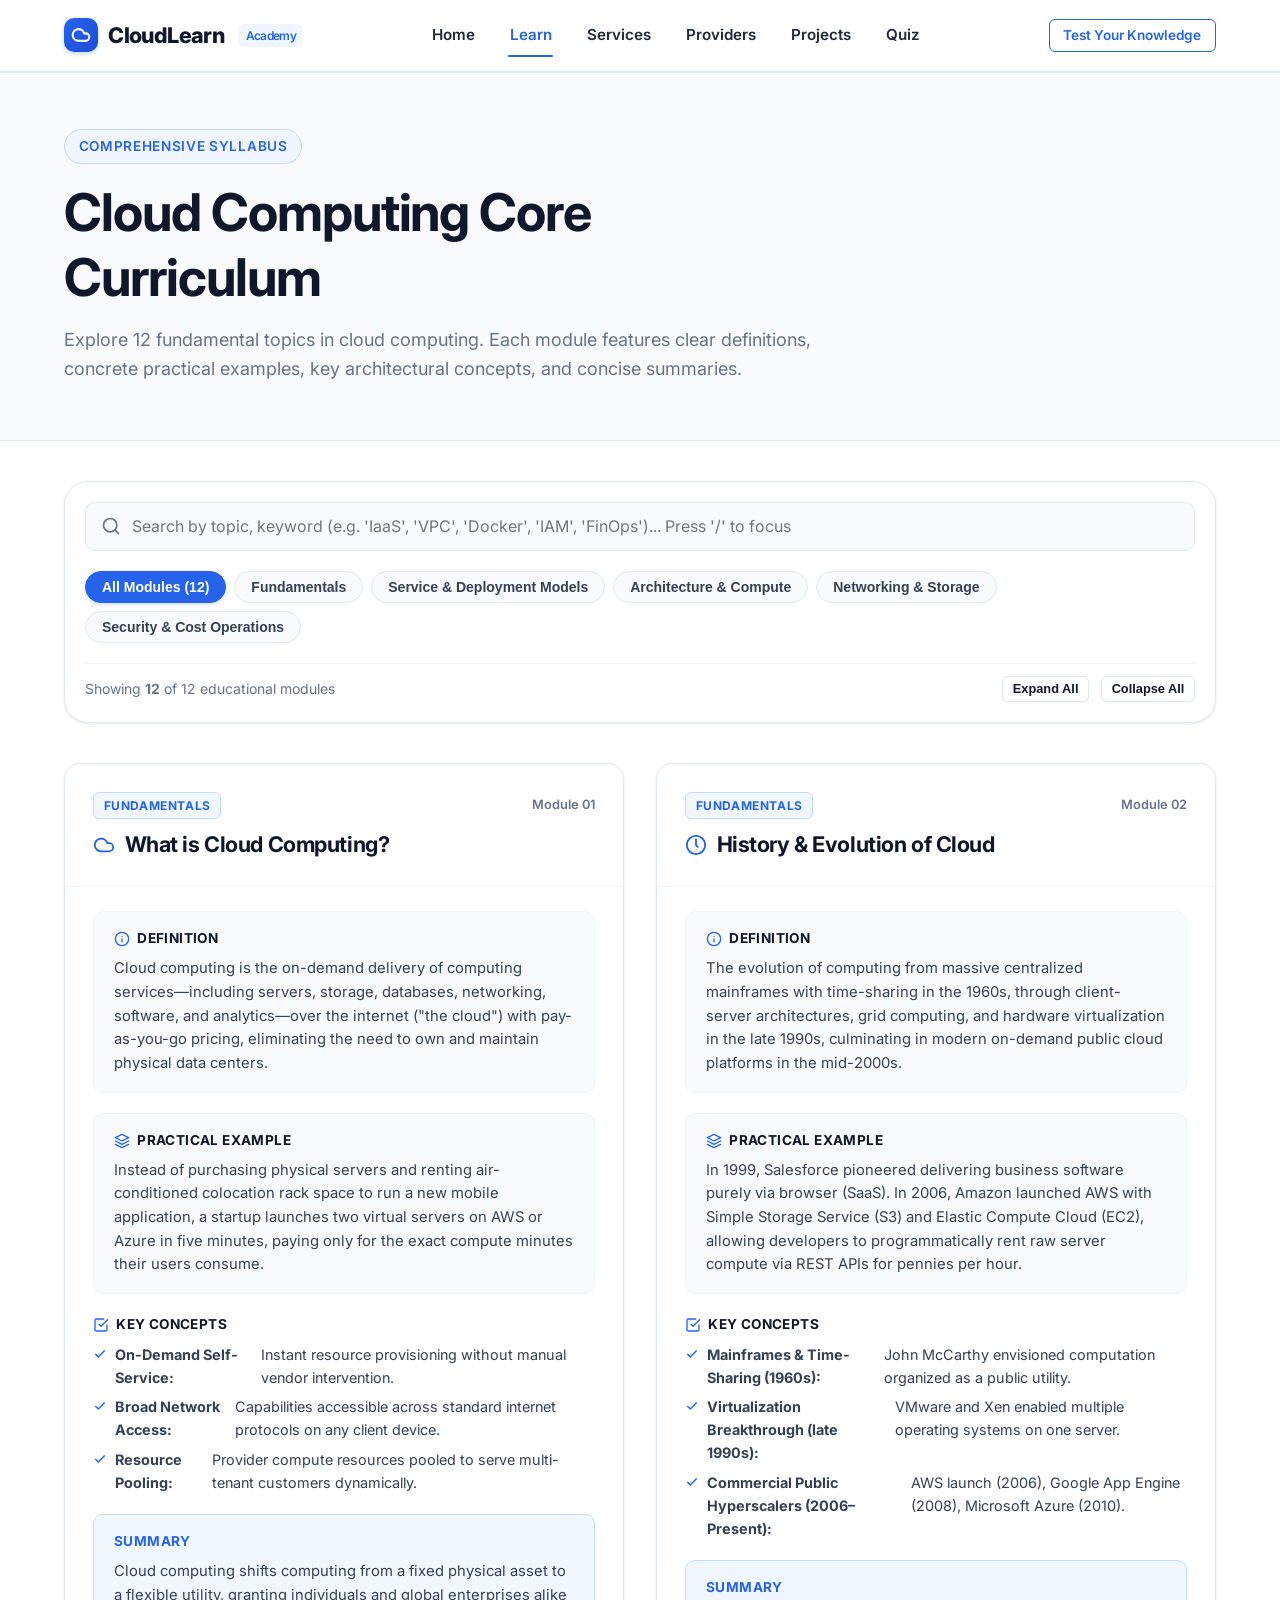
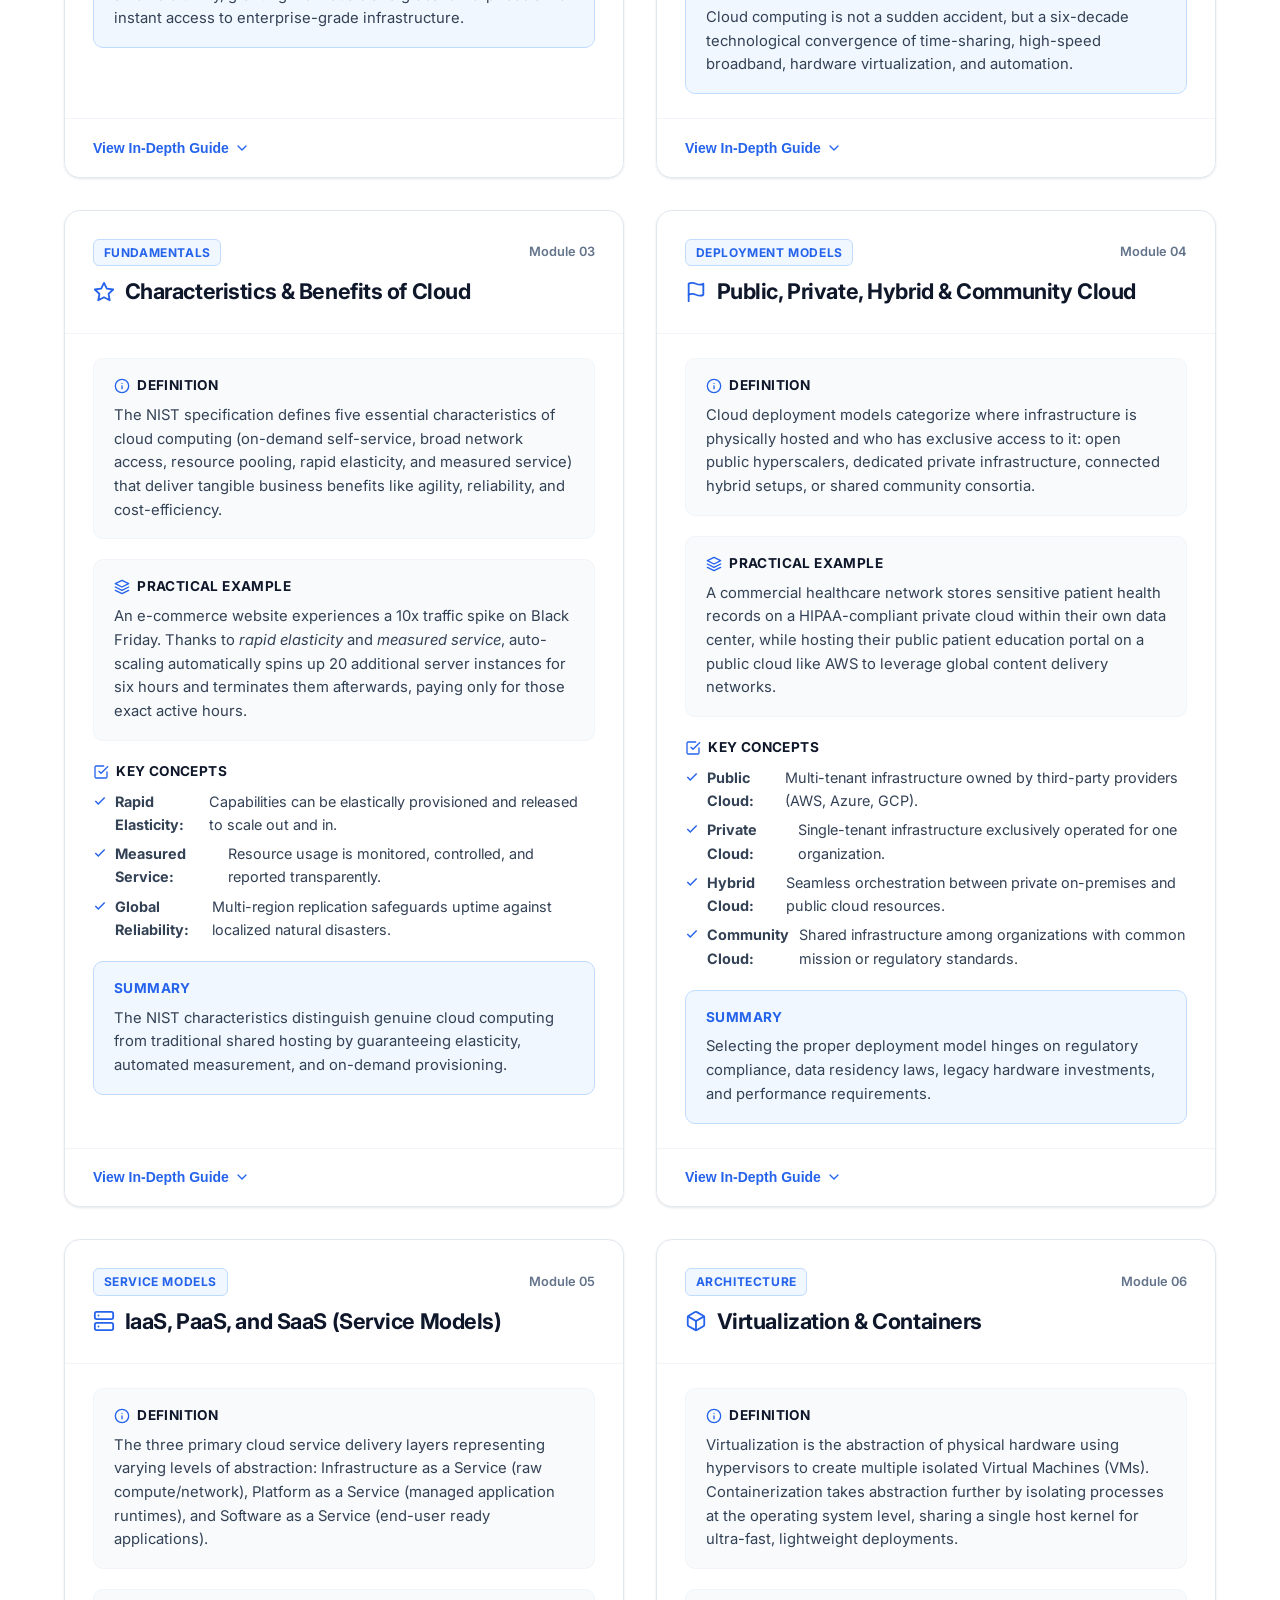
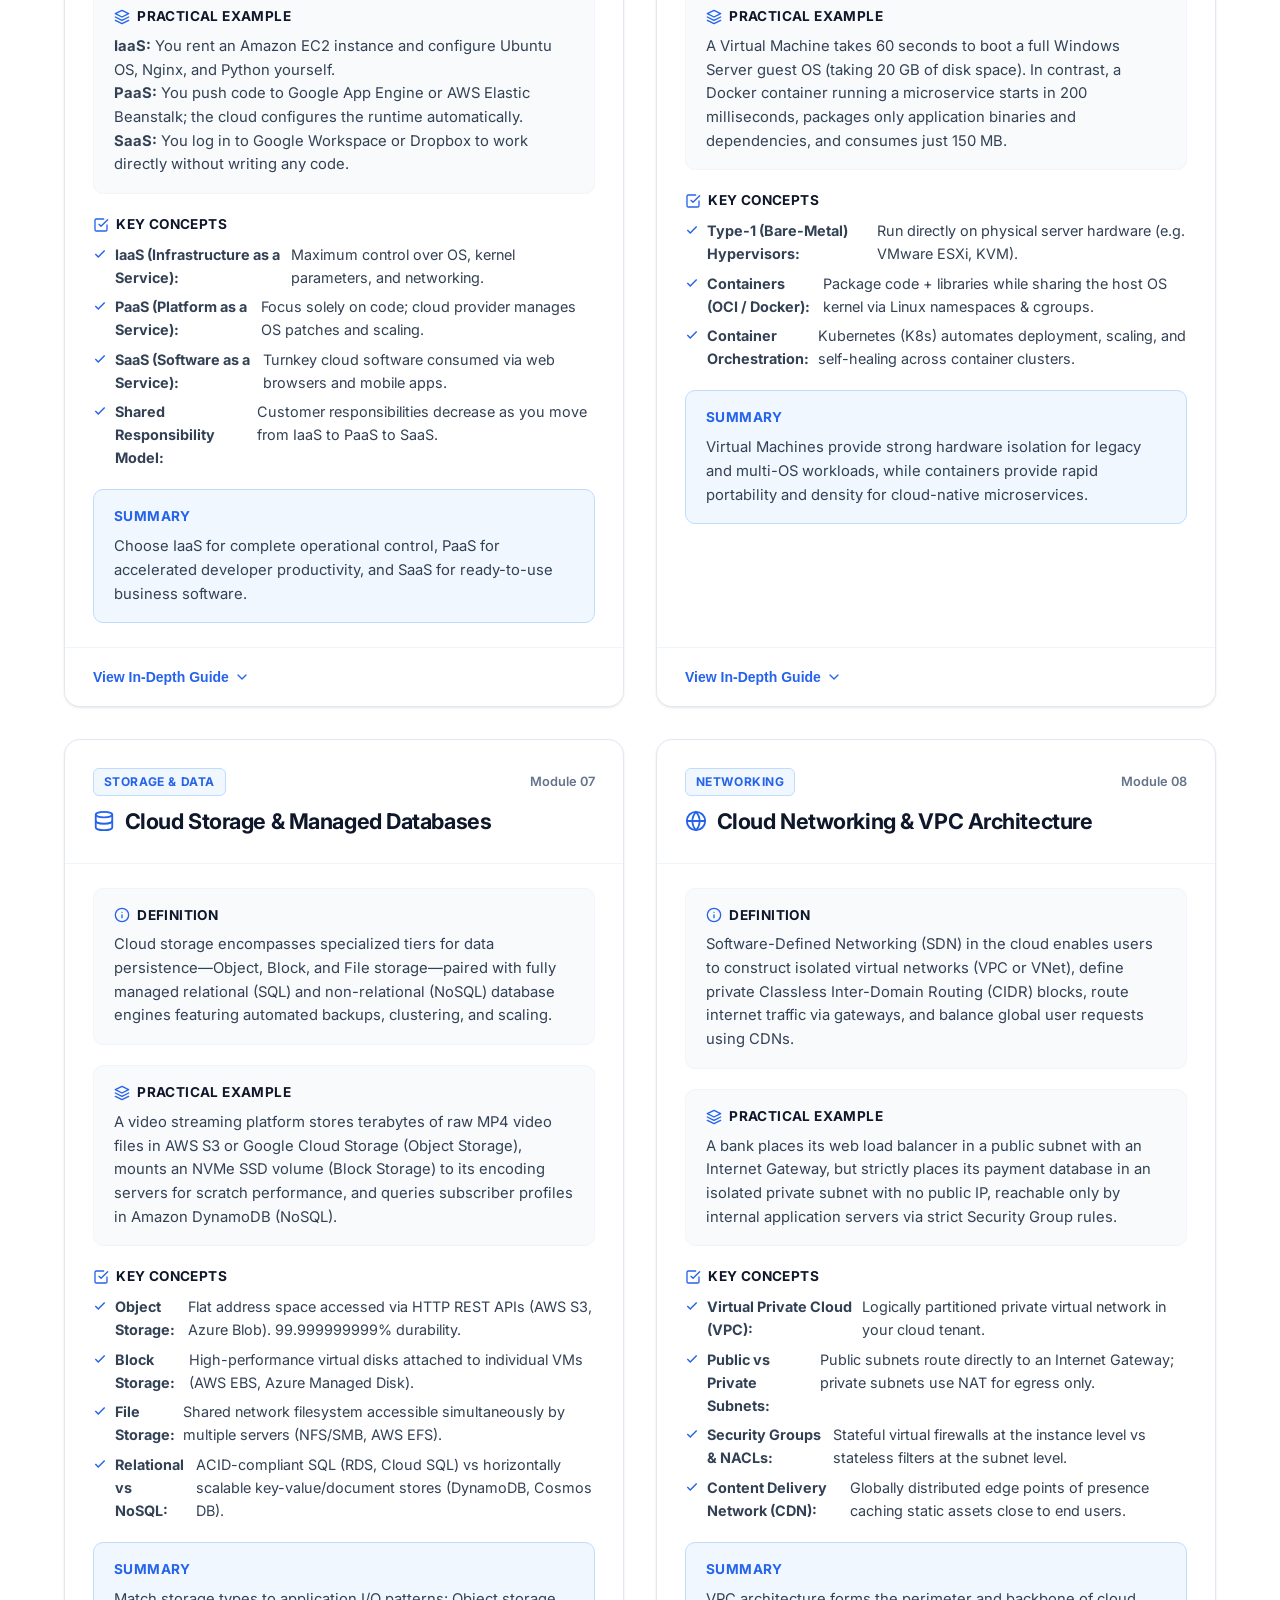
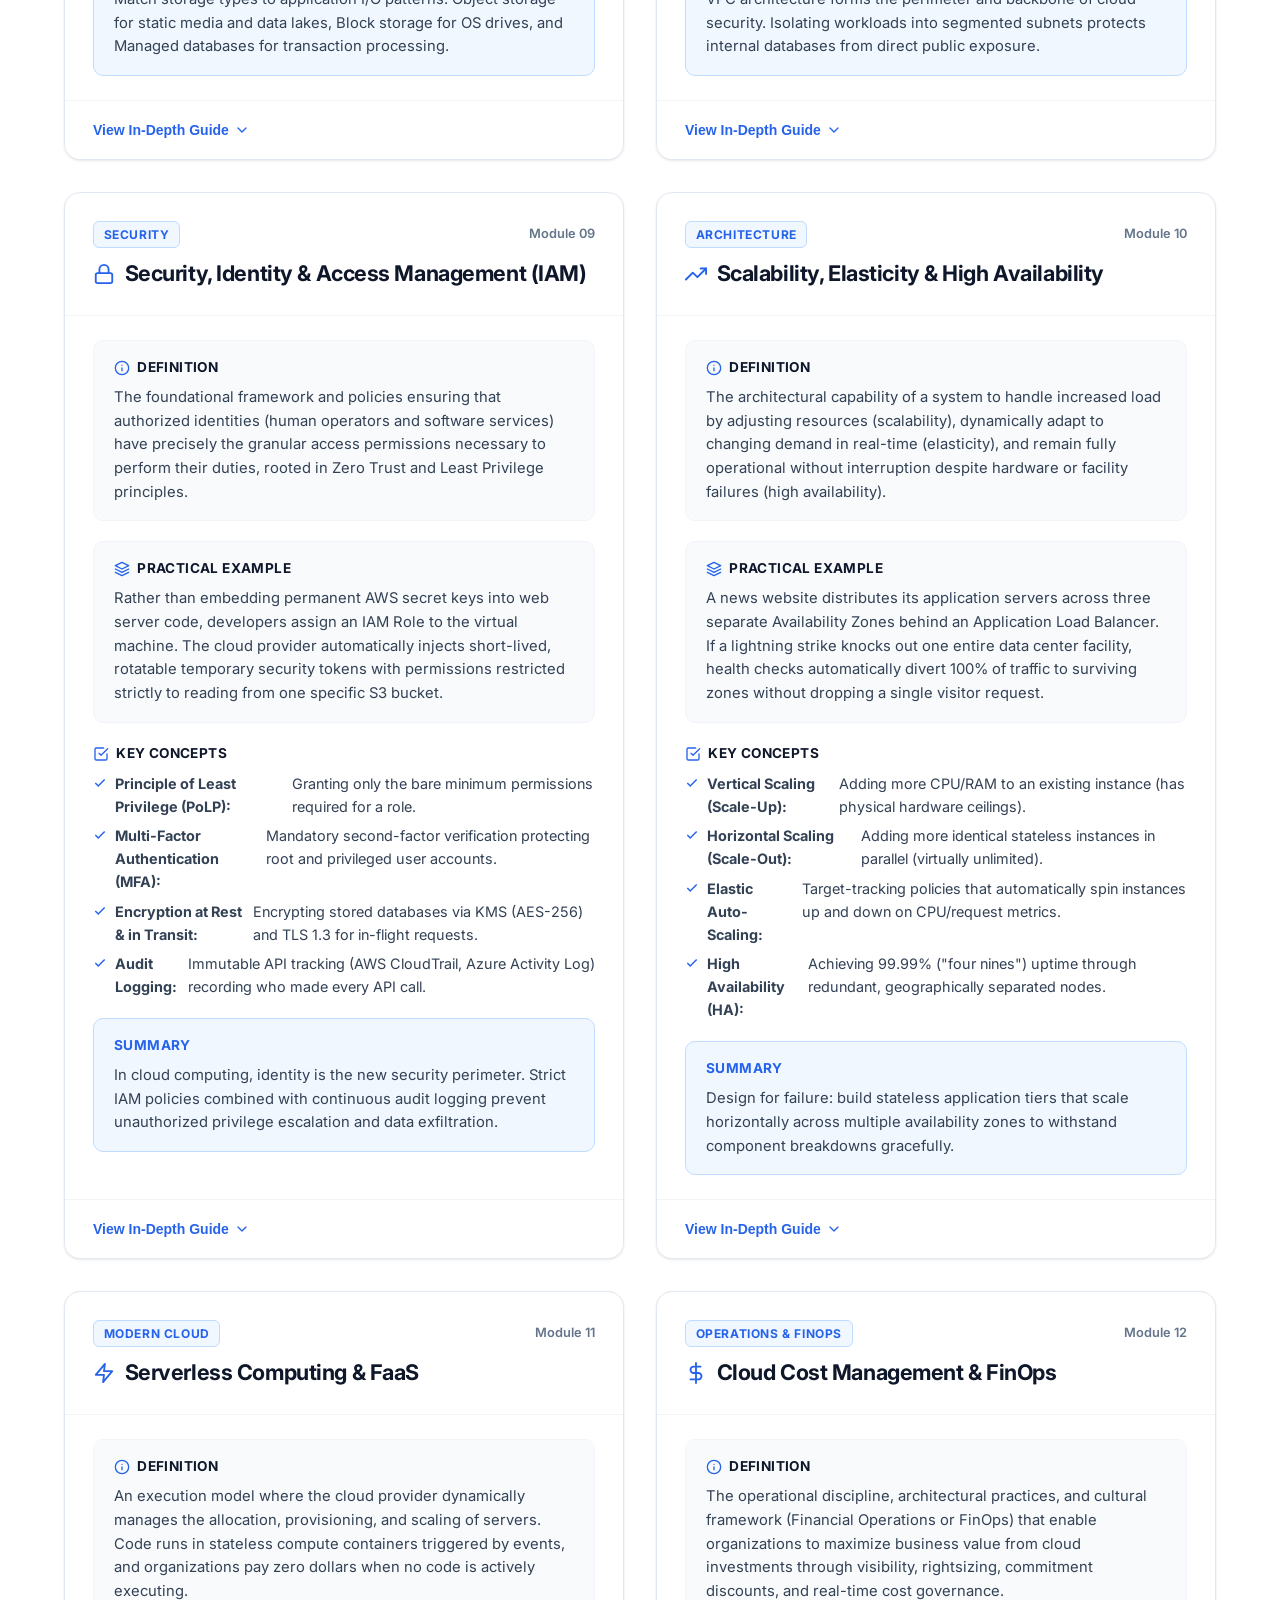
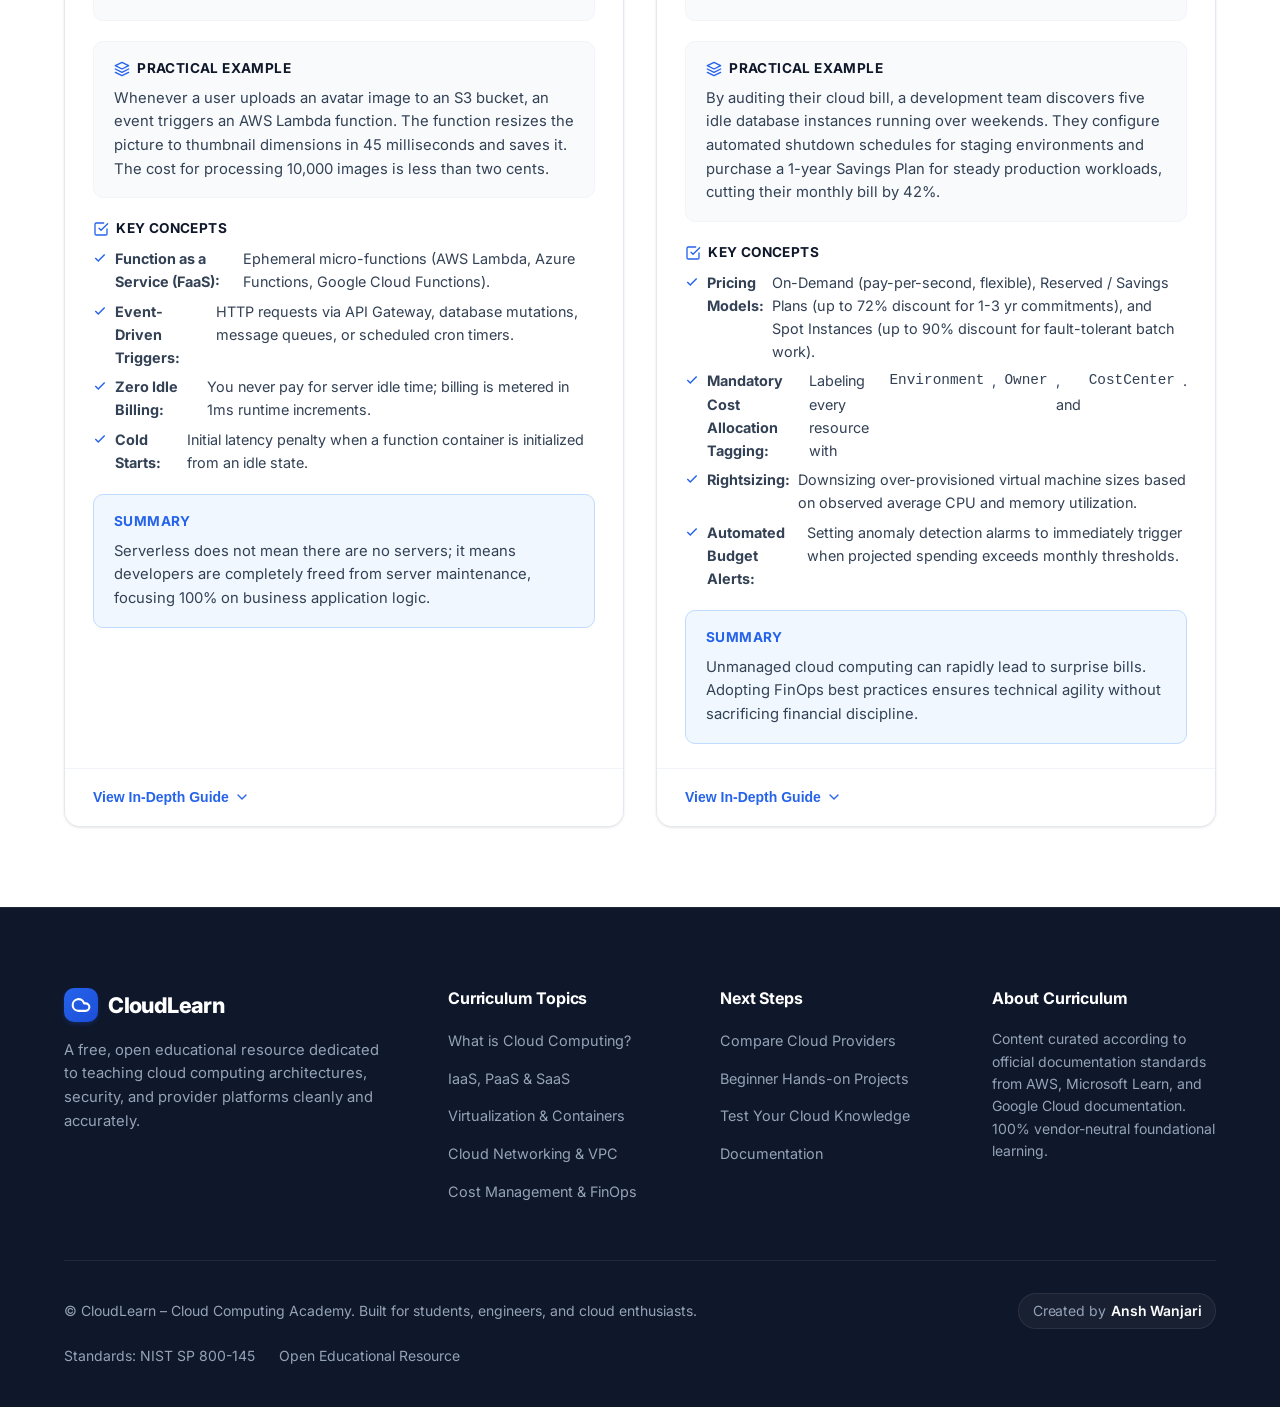
<file: cloudlearn/learn.html>
<!DOCTYPE html>
<html lang="en">
<head>
  <meta charset="UTF-8">
  <meta name="viewport" content="width=device-width, initial-scale=1.0">
  <meta name="description" content="Explore 12 comprehensive cloud computing topics with clear definitions, practical examples, key architectural concepts, and summaries. Filter and search topics in real-time.">
  <meta name="keywords" content="cloud computing topics, IaaS, PaaS, SaaS, virtualization, VPC, cloud storage, IAM, serverless, FinOps">
  <meta name="author" content="CloudLearn Academy">
  <title>Cloud Curriculum & Topics | CloudLearn Academy</title>
  <link rel="preconnect" href="https://fonts.googleapis.com">
  <link rel="preconnect" href="https://fonts.gstatic.com" crossorigin>
  <link href="https://fonts.googleapis.com/css2?family=Inter:wght@400;500;600;700;800&family=JetBrains+Mono:wght@400;500;600&display=swap" rel="stylesheet">
  <link rel="stylesheet" href="css/style.css">
</head>
<body>
  <a href="#main-content" class="skip-link">Skip to main content</a>

  <!-- Header / Navigation Bar -->
  <header class="header" id="site-header">
    <div class="container nav-container">
      <a href="index.html" class="logo" aria-label="CloudLearn Home">
        <div class="logo-icon">
          <svg width="20" height="20" viewBox="0 0 24 24" fill="none" stroke="currentColor" stroke-width="2.5" stroke-linecap="round" stroke-linejoin="round">
            <path d="M17.5 19H9a7 7 0 1 1 6.71-9h1.79a4.5 4.5 0 1 1 0 9Z"></path>
          </svg>
        </div>
        <span>CloudLearn</span>
        <span class="logo-badge">Academy</span>
      </a>

      <!-- Desktop Navigation Links -->
      <nav aria-label="Primary Navigation">
        <ul class="nav-links">
          <li><a href="index.html" class="nav-link">Home</a></li>
          <li><a href="learn.html" class="nav-link active">Learn</a></li>
          <li><a href="learn.html#service-models" class="nav-link">Services</a></li>
          <li><a href="providers.html" class="nav-link">Providers</a></li>
          <li><a href="projects.html" class="nav-link">Projects</a></li>
          <li><a href="quiz.html" class="nav-link">Quiz</a></li>
        </ul>
      </nav>

      <div class="nav-actions">
        <a href="quiz.html" class="btn btn-outline btn-sm">Test Your Knowledge</a>
        <button type="button" class="mobile-toggle" aria-label="Toggle navigation menu" aria-expanded="false" aria-controls="mobile-nav-drawer">
          <svg width="24" height="24" viewBox="0 0 24 24" fill="none" stroke="currentColor" stroke-width="2" stroke-linecap="round" stroke-linejoin="round">
            <line x1="4" y1="8" x2="20" y2="8"></line>
            <line x1="4" y1="16" x2="20" y2="16"></line>
          </svg>
        </button>
      </div>
    </div>
  </header>

  <!-- Mobile Drawer Menu -->
  <div class="mobile-nav" id="mobile-nav-drawer" aria-label="Mobile Navigation">
    <ul class="mobile-nav-links">
      <li><a href="index.html" class="mobile-nav-link">Home</a></li>
      <li><a href="learn.html" class="mobile-nav-link active">Learn Topics</a></li>
      <li><a href="learn.html#service-models" class="mobile-nav-link">Service Models</a></li>
      <li><a href="providers.html" class="mobile-nav-link">Cloud Providers</a></li>
      <li><a href="projects.html" class="mobile-nav-link">Hands-On Projects</a></li>
      <li><a href="quiz.html" class="mobile-nav-link">Knowledge Quiz</a></li>
    </ul>
  </div>

  <main id="main-content" class="main-content">

    <!-- Page Header Banner -->
    <section class="section section-alt" style="padding: 3.5rem 0;" aria-labelledby="page-heading">
      <div class="container">
        <div class="section-header text-left" style="margin-bottom: 0;">
          <div class="section-tag">Comprehensive Syllabus</div>
          <h1 id="page-heading" class="section-title">Cloud Computing Core Curriculum</h1>
          <p class="section-subtitle">
            Explore 12 fundamental topics in cloud computing. Each module features clear definitions, concrete practical examples, key architectural concepts, and concise summaries.
          </p>
        </div>
      </div>
    </section>

    <!-- Search & Filter Controls Section -->
    <section class="section" style="padding-top: 2.5rem; padding-bottom: 5rem;">
      <div class="container">

        <div class="filter-bar" role="search" aria-label="Topic search and filters">
          <div class="filter-controls">
            <!-- Search Bar -->
            <div class="search-box-wrapper">
              <svg class="search-icon" width="20" height="20" viewBox="0 0 24 24" fill="none" stroke="currentColor" stroke-width="2" stroke-linecap="round" stroke-linejoin="round">
                <circle cx="11" cy="11" r="8"></circle>
                <line x1="21" y1="21" x2="16.65" y2="16.65"></line>
              </svg>
              <input type="text" id="topicSearch" class="search-input" placeholder="Search by topic, keyword (e.g. 'IaaS', 'VPC', 'Docker', 'IAM', 'FinOps')... Press '/' to focus" aria-label="Search topics">
              <button type="button" id="searchClearBtn" class="search-clear-btn" aria-label="Clear search input">
                <svg width="18" height="18" viewBox="0 0 24 24" fill="none" stroke="currentColor" stroke-width="2" stroke-linecap="round" stroke-linejoin="round">
                  <line x1="18" y1="6" x2="6" y2="18"></line>
                  <line x1="6" y1="6" x2="18" y2="18"></line>
                </svg>
              </button>
            </div>

            <!-- Category Pills -->
            <div class="category-pills" role="tablist" aria-label="Filter by category">
              <button type="button" class="category-pill active" data-category="all" role="tab">All Modules (12)</button>
              <button type="button" class="category-pill" data-category="fundamentals" role="tab">Fundamentals</button>
              <button type="button" class="category-pill" data-category="service-models" role="tab">Service & Deployment Models</button>
              <button type="button" class="category-pill" data-category="architecture" role="tab">Architecture & Compute</button>
              <button type="button" class="category-pill" data-category="networking-storage" role="tab">Networking & Storage</button>
              <button type="button" class="category-pill" data-category="security-ops" role="tab">Security & Cost Operations</button>
            </div>

            <!-- Status and Batch Controls -->
            <div class="filter-status">
              <div>
                Showing <strong id="filterCount">12</strong> of <span id="totalCount">12</span> educational modules
              </div>
              <div style="display:flex; gap:0.75rem;">
                <button type="button" id="expandAllTopics" class="btn btn-secondary btn-sm" style="font-size:0.8rem; padding:0.25rem 0.6rem;">Expand All</button>
                <button type="button" id="collapseAllTopics" class="btn btn-secondary btn-sm" style="font-size:0.8rem; padding:0.25rem 0.6rem;">Collapse All</button>
              </div>
            </div>
          </div>
        </div>

        <!-- Empty State (Shown when search/filter has 0 matches) -->
        <div id="emptyState" class="empty-state">
          <svg class="empty-state-icon" viewBox="0 0 24 24" fill="none" stroke="currentColor" stroke-width="1.5" stroke-linecap="round" stroke-linejoin="round">
            <circle cx="11" cy="11" r="8"></circle>
            <line x1="21" y1="21" x2="16.65" y2="16.65"></line>
            <line x1="8" y1="11" x2="14" y2="11"></line>
          </svg>
          <h3 class="empty-state-title">No Matching Topics Found</h3>
          <p class="empty-state-desc">
            We couldn't find any cloud computing topic matching your current search terms or category filter.
          </p>
          <button type="button" id="resetFiltersBtn" class="btn btn-primary btn-sm">Reset All Filters</button>
        </div>

        <!-- Topics Grid -->
        <div class="topics-grid" id="topicsContainer">

          <!-- Topic 1: What is Cloud Computing -->
          <article class="topic-card" data-category="fundamentals" id="topic-definition">
            <div class="topic-card-header">
              <div class="topic-meta">
                <span class="topic-badge">Fundamentals</span>
                <span class="topic-number">Module 01</span>
              </div>
              <h2 class="topic-title">
                <svg width="22" height="22" viewBox="0 0 24 24" fill="none" stroke="currentColor" stroke-width="2" stroke-linecap="round" stroke-linejoin="round" style="color:var(--color-primary); flex-shrink:0;">
                  <path d="M17.5 19H9a7 7 0 1 1 6.71-9h1.79a4.5 4.5 0 1 1 0 9Z"></path>
                </svg>
                What is Cloud Computing?
              </h2>
            </div>
            <div class="topic-card-body">
              <div class="content-block">
                <div class="content-block-title">
                  <svg width="16" height="16" viewBox="0 0 24 24" fill="none" stroke="currentColor" stroke-width="2" stroke-linecap="round" stroke-linejoin="round"><circle cx="12" cy="12" r="10"/><line x1="12" y1="16" x2="12" y2="12"/><line x1="12" y1="8" x2="12.01" y2="8"/></svg>
                  Definition
                </div>
                <p class="content-block-text">
                  Cloud computing is the on-demand delivery of computing services—including servers, storage, databases, networking, software, and analytics—over the internet ("the cloud") with pay-as-you-go pricing, eliminating the need to own and maintain physical data centers.
                </p>
              </div>

              <div class="content-block">
                <div class="content-block-title">
                  <svg width="16" height="16" viewBox="0 0 24 24" fill="none" stroke="currentColor" stroke-width="2" stroke-linecap="round" stroke-linejoin="round"><polygon points="12 2 2 7 12 12 22 7 12 2"/><polyline points="2 17 12 22 22 17"/><polyline points="2 12 12 17 22 12"/></svg>
                  Practical Example
                </div>
                <p class="content-block-text">
                  Instead of purchasing physical servers and renting air-conditioned colocation rack space to run a new mobile application, a startup launches two virtual servers on AWS or Azure in five minutes, paying only for the exact compute minutes their users consume.
                </p>
              </div>

              <div>
                <div class="content-block-title">
                  <svg width="16" height="16" viewBox="0 0 24 24" fill="none" stroke="currentColor" stroke-width="2" stroke-linecap="round" stroke-linejoin="round"><polyline points="9 11 12 14 22 4"/><path d="M21 12v7a2 2 0 0 1-2 2H5a2 2 0 0 1-2-2V5a2 2 0 0 1 2-2h11"/></svg>
                  Key Concepts
                </div>
                <ul class="key-concepts-list">
                  <li><svg width="14" height="14" viewBox="0 0 24 24" fill="none" stroke="currentColor" stroke-width="2.5"><polyline points="20 6 9 17 4 12"/></svg> <strong>On-Demand Self-Service:</strong> Instant resource provisioning without manual vendor intervention.</li>
                  <li><svg width="14" height="14" viewBox="0 0 24 24" fill="none" stroke="currentColor" stroke-width="2.5"><polyline points="20 6 9 17 4 12"/></svg> <strong>Broad Network Access:</strong> Capabilities accessible across standard internet protocols on any client device.</li>
                  <li><svg width="14" height="14" viewBox="0 0 24 24" fill="none" stroke="currentColor" stroke-width="2.5"><polyline points="20 6 9 17 4 12"/></svg> <strong>Resource Pooling:</strong> Provider compute resources pooled to serve multi-tenant customers dynamically.</li>
                </ul>
              </div>

              <div class="content-block" style="background-color: var(--color-bg-subtle); border-color: var(--color-primary-border);">
                <div class="content-block-title" style="color:var(--color-primary);">Summary</div>
                <p class="content-block-text">
                  Cloud computing shifts computing from a fixed physical asset to a flexible utility, granting individuals and global enterprises alike instant access to enterprise-grade infrastructure.
                </p>
              </div>
            </div>

            <!-- Expandable Deep Dive -->
            <div class="topic-expandable" id="expandable-1">
              <h4 style="font-size:1rem; margin-bottom:0.5rem; color:var(--color-navy-dark);">Deep Dive: The Utility Computing Paradigm</h4>
              <p style="font-size:0.9rem; margin-bottom:0.75rem;">
                Just as modern households plug appliances into the electrical grid without building their own power generators, modern software teams consume compute and storage through standardized APIs without maintaining physical diesel backups, cooling chillers, or fiber-optic patches.
              </p>
              <div style="font-size:0.85rem; color:var(--color-text-muted);">
                <strong>Reference Standard:</strong> National Institute of Standards and Technology (NIST SP 800-145).
              </div>
            </div>

            <div class="topic-card-footer">
              <button type="button" class="topic-toggle-btn" aria-expanded="false" aria-controls="expandable-1">
                <span>View In-Depth Guide</span>
                <svg width="16" height="16" viewBox="0 0 24 24" fill="none" stroke="currentColor" stroke-width="2" stroke-linecap="round" stroke-linejoin="round"><polyline points="6 9 12 15 18 9"/></svg>
              </button>
            </div>
          </article>

          <!-- Topic 2: History and Evolution -->
          <article class="topic-card" data-category="fundamentals" id="topic-history">
            <div class="topic-card-header">
              <div class="topic-meta">
                <span class="topic-badge">Fundamentals</span>
                <span class="topic-number">Module 02</span>
              </div>
              <h2 class="topic-title">
                <svg width="22" height="22" viewBox="0 0 24 24" fill="none" stroke="currentColor" stroke-width="2" stroke-linecap="round" stroke-linejoin="round" style="color:var(--color-primary); flex-shrink:0;">
                  <circle cx="12" cy="12" r="10"></circle>
                  <polyline points="12 6 12 12 14 14"></polyline>
                </svg>
                History & Evolution of Cloud
              </h2>
            </div>
            <div class="topic-card-body">
              <div class="content-block">
                <div class="content-block-title">
                  <svg width="16" height="16" viewBox="0 0 24 24" fill="none" stroke="currentColor" stroke-width="2" stroke-linecap="round" stroke-linejoin="round"><circle cx="12" cy="12" r="10"/><line x1="12" y1="16" x2="12" y2="12"/><line x1="12" y1="8" x2="12.01" y2="8"/></svg>
                  Definition
                </div>
                <p class="content-block-text">
                  The evolution of computing from massive centralized mainframes with time-sharing in the 1960s, through client-server architectures, grid computing, and hardware virtualization in the late 1990s, culminating in modern on-demand public cloud platforms in the mid-2000s.
                </p>
              </div>

              <div class="content-block">
                <div class="content-block-title">
                  <svg width="16" height="16" viewBox="0 0 24 24" fill="none" stroke="currentColor" stroke-width="2" stroke-linecap="round" stroke-linejoin="round"><polygon points="12 2 2 7 12 12 22 7 12 2"/><polyline points="2 17 12 22 22 17"/><polyline points="2 12 12 17 22 12"/></svg>
                  Practical Example
                </div>
                <p class="content-block-text">
                  In 1999, Salesforce pioneered delivering business software purely via browser (SaaS). In 2006, Amazon launched AWS with Simple Storage Service (S3) and Elastic Compute Cloud (EC2), allowing developers to programmatically rent raw server compute via REST APIs for pennies per hour.
                </p>
              </div>

              <div>
                <div class="content-block-title">
                  <svg width="16" height="16" viewBox="0 0 24 24" fill="none" stroke="currentColor" stroke-width="2" stroke-linecap="round" stroke-linejoin="round"><polyline points="9 11 12 14 22 4"/><path d="M21 12v7a2 2 0 0 1-2 2H5a2 2 0 0 1-2-2V5a2 2 0 0 1 2-2h11"/></svg>
                  Key Concepts
                </div>
                <ul class="key-concepts-list">
                  <li><svg width="14" height="14" viewBox="0 0 24 24" fill="none" stroke="currentColor" stroke-width="2.5"><polyline points="20 6 9 17 4 12"/></svg> <strong>Mainframes & Time-Sharing (1960s):</strong> John McCarthy envisioned computation organized as a public utility.</li>
                  <li><svg width="14" height="14" viewBox="0 0 24 24" fill="none" stroke="currentColor" stroke-width="2.5"><polyline points="20 6 9 17 4 12"/></svg> <strong>Virtualization Breakthrough (late 1990s):</strong> VMware and Xen enabled multiple operating systems on one server.</li>
                  <li><svg width="14" height="14" viewBox="0 0 24 24" fill="none" stroke="currentColor" stroke-width="2.5"><polyline points="20 6 9 17 4 12"/></svg> <strong>Commercial Public Hyperscalers (2006–Present):</strong> AWS launch (2006), Google App Engine (2008), Microsoft Azure (2010).</li>
                </ul>
              </div>

              <div class="content-block" style="background-color: var(--color-bg-subtle); border-color: var(--color-primary-border);">
                <div class="content-block-title" style="color:var(--color-primary);">Summary</div>
                <p class="content-block-text">
                  Cloud computing is not a sudden accident, but a six-decade technological convergence of time-sharing, high-speed broadband, hardware virtualization, and automation.
                </p>
              </div>
            </div>

            <div class="topic-expandable" id="expandable-2">
              <h4 style="font-size:1rem; margin-bottom:0.5rem; color:var(--color-navy-dark);">Deep Dive: The Shift from Bare-Metal to Cloud-Native</h4>
              <p style="font-size:0.9rem; margin-bottom:0.75rem;">
                Prior to cloud computing, launching a software product required forecasting capacity 6-12 months in advance, placing hardware purchase orders, racking machines, and paying high capital expenses. Today, infrastructure is defined purely as software code (Infrastructure as Code).
              </p>
            </div>

            <div class="topic-card-footer">
              <button type="button" class="topic-toggle-btn" aria-expanded="false" aria-controls="expandable-2">
                <span>View In-Depth Guide</span>
                <svg width="16" height="16" viewBox="0 0 24 24" fill="none" stroke="currentColor" stroke-width="2" stroke-linecap="round" stroke-linejoin="round"><polyline points="6 9 12 15 18 9"/></svg>
              </button>
            </div>
          </article>

          <!-- Topic 3: Characteristics and Benefits -->
          <article class="topic-card" data-category="fundamentals" id="topic-characteristics">
            <div class="topic-card-header">
              <div class="topic-meta">
                <span class="topic-badge">Fundamentals</span>
                <span class="topic-number">Module 03</span>
              </div>
              <h2 class="topic-title">
                <svg width="22" height="22" viewBox="0 0 24 24" fill="none" stroke="currentColor" stroke-width="2" stroke-linecap="round" stroke-linejoin="round" style="color:var(--color-primary); flex-shrink:0;">
                  <polygon points="12 2 15.09 8.26 22 9.27 17 14.14 18.18 21.02 12 17.77 5.82 21.02 7 14.14 2 9.27 8.91 8.26 12 2"></polygon>
                </svg>
                Characteristics & Benefits of Cloud
              </h2>
            </div>
            <div class="topic-card-body">
              <div class="content-block">
                <div class="content-block-title">
                  <svg width="16" height="16" viewBox="0 0 24 24" fill="none" stroke="currentColor" stroke-width="2" stroke-linecap="round" stroke-linejoin="round"><circle cx="12" cy="12" r="10"/><line x1="12" y1="16" x2="12" y2="12"/><line x1="12" y1="8" x2="12.01" y2="8"/></svg>
                  Definition
                </div>
                <p class="content-block-text">
                  The NIST specification defines five essential characteristics of cloud computing (on-demand self-service, broad network access, resource pooling, rapid elasticity, and measured service) that deliver tangible business benefits like agility, reliability, and cost-efficiency.
                </p>
              </div>

              <div class="content-block">
                <div class="content-block-title">
                  <svg width="16" height="16" viewBox="0 0 24 24" fill="none" stroke="currentColor" stroke-width="2" stroke-linecap="round" stroke-linejoin="round"><polygon points="12 2 2 7 12 12 22 7 12 2"/><polyline points="2 17 12 22 22 17"/><polyline points="2 12 12 17 22 12"/></svg>
                  Practical Example
                </div>
                <p class="content-block-text">
                  An e-commerce website experiences a 10x traffic spike on Black Friday. Thanks to <em>rapid elasticity</em> and <em>measured service</em>, auto-scaling automatically spins up 20 additional server instances for six hours and terminates them afterwards, paying only for those exact active hours.
                </p>
              </div>

              <div>
                <div class="content-block-title">
                  <svg width="16" height="16" viewBox="0 0 24 24" fill="none" stroke="currentColor" stroke-width="2" stroke-linecap="round" stroke-linejoin="round"><polyline points="9 11 12 14 22 4"/><path d="M21 12v7a2 2 0 0 1-2 2H5a2 2 0 0 1-2-2V5a2 2 0 0 1 2-2h11"/></svg>
                  Key Concepts
                </div>
                <ul class="key-concepts-list">
                  <li><svg width="14" height="14" viewBox="0 0 24 24" fill="none" stroke="currentColor" stroke-width="2.5"><polyline points="20 6 9 17 4 12"/></svg> <strong>Rapid Elasticity:</strong> Capabilities can be elastically provisioned and released to scale out and in.</li>
                  <li><svg width="14" height="14" viewBox="0 0 24 24" fill="none" stroke="currentColor" stroke-width="2.5"><polyline points="20 6 9 17 4 12"/></svg> <strong>Measured Service:</strong> Resource usage is monitored, controlled, and reported transparently.</li>
                  <li><svg width="14" height="14" viewBox="0 0 24 24" fill="none" stroke="currentColor" stroke-width="2.5"><polyline points="20 6 9 17 4 12"/></svg> <strong>Global Reliability:</strong> Multi-region replication safeguards uptime against localized natural disasters.</li>
                </ul>
              </div>

              <div class="content-block" style="background-color: var(--color-bg-subtle); border-color: var(--color-primary-border);">
                <div class="content-block-title" style="color:var(--color-primary);">Summary</div>
                <p class="content-block-text">
                  The NIST characteristics distinguish genuine cloud computing from traditional shared hosting by guaranteeing elasticity, automated measurement, and on-demand provisioning.
                </p>
              </div>
            </div>

            <div class="topic-expandable" id="expandable-3">
              <h4 style="font-size:1rem; margin-bottom:0.5rem; color:var(--color-navy-dark);">Deep Dive: The 5 Essential NIST Characteristics</h4>
              <p style="font-size:0.9rem; margin-bottom:0.75rem;">
                If a system requires an email ticket or human approval to allocate a virtual server, or charges a flat monthly fee regardless of actual consumption, it does not fully meet the strict NIST cloud definition.
              </p>
            </div>

            <div class="topic-card-footer">
              <button type="button" class="topic-toggle-btn" aria-expanded="false" aria-controls="expandable-3">
                <span>View In-Depth Guide</span>
                <svg width="16" height="16" viewBox="0 0 24 24" fill="none" stroke="currentColor" stroke-width="2" stroke-linecap="round" stroke-linejoin="round"><polyline points="6 9 12 15 18 9"/></svg>
              </button>
            </div>
          </article>

          <!-- Topic 4: Deployment Models -->
          <article class="topic-card" data-category="service-models" id="topic-deployment-models">
            <div class="topic-card-header">
              <div class="topic-meta">
                <span class="topic-badge">Deployment Models</span>
                <span class="topic-number">Module 04</span>
              </div>
              <h2 class="topic-title">
                <svg width="22" height="22" viewBox="0 0 24 24" fill="none" stroke="currentColor" stroke-width="2" stroke-linecap="round" stroke-linejoin="round" style="color:var(--color-primary); flex-shrink:0;">
                  <path d="M4 15s1-1 4-1 5 2 8 2 4-1 4-1V3s-1 1-4 1-5-2-8-2-4 1-4 1z"></path>
                  <line x1="4" y1="22" x2="4" y2="15"></line>
                </svg>
                Public, Private, Hybrid & Community Cloud
              </h2>
            </div>
            <div class="topic-card-body">
              <div class="content-block">
                <div class="content-block-title">
                  <svg width="16" height="16" viewBox="0 0 24 24" fill="none" stroke="currentColor" stroke-width="2" stroke-linecap="round" stroke-linejoin="round"><circle cx="12" cy="12" r="10"/><line x1="12" y1="16" x2="12" y2="12"/><line x1="12" y1="8" x2="12.01" y2="8"/></svg>
                  Definition
                </div>
                <p class="content-block-text">
                  Cloud deployment models categorize where infrastructure is physically hosted and who has exclusive access to it: open public hyperscalers, dedicated private infrastructure, connected hybrid setups, or shared community consortia.
                </p>
              </div>

              <div class="content-block">
                <div class="content-block-title">
                  <svg width="16" height="16" viewBox="0 0 24 24" fill="none" stroke="currentColor" stroke-width="2" stroke-linecap="round" stroke-linejoin="round"><polygon points="12 2 2 7 12 12 22 7 12 2"/><polyline points="2 17 12 22 22 17"/><polyline points="2 12 12 17 22 12"/></svg>
                  Practical Example
                </div>
                <p class="content-block-text">
                  A commercial healthcare network stores sensitive patient health records on a HIPAA-compliant private cloud within their own data center, while hosting their public patient education portal on a public cloud like AWS to leverage global content delivery networks.
                </p>
              </div>

              <div>
                <div class="content-block-title">
                  <svg width="16" height="16" viewBox="0 0 24 24" fill="none" stroke="currentColor" stroke-width="2" stroke-linecap="round" stroke-linejoin="round"><polyline points="9 11 12 14 22 4"/><path d="M21 12v7a2 2 0 0 1-2 2H5a2 2 0 0 1-2-2V5a2 2 0 0 1 2-2h11"/></svg>
                  Key Concepts
                </div>
                <ul class="key-concepts-list">
                  <li><svg width="14" height="14" viewBox="0 0 24 24" fill="none" stroke="currentColor" stroke-width="2.5"><polyline points="20 6 9 17 4 12"/></svg> <strong>Public Cloud:</strong> Multi-tenant infrastructure owned by third-party providers (AWS, Azure, GCP).</li>
                  <li><svg width="14" height="14" viewBox="0 0 24 24" fill="none" stroke="currentColor" stroke-width="2.5"><polyline points="20 6 9 17 4 12"/></svg> <strong>Private Cloud:</strong> Single-tenant infrastructure exclusively operated for one organization.</li>
                  <li><svg width="14" height="14" viewBox="0 0 24 24" fill="none" stroke="currentColor" stroke-width="2.5"><polyline points="20 6 9 17 4 12"/></svg> <strong>Hybrid Cloud:</strong> Seamless orchestration between private on-premises and public cloud resources.</li>
                  <li><svg width="14" height="14" viewBox="0 0 24 24" fill="none" stroke="currentColor" stroke-width="2.5"><polyline points="20 6 9 17 4 12"/></svg> <strong>Community Cloud:</strong> Shared infrastructure among organizations with common mission or regulatory standards.</li>
                </ul>
              </div>

              <div class="content-block" style="background-color: var(--color-bg-subtle); border-color: var(--color-primary-border);">
                <div class="content-block-title" style="color:var(--color-primary);">Summary</div>
                <p class="content-block-text">
                  Selecting the proper deployment model hinges on regulatory compliance, data residency laws, legacy hardware investments, and performance requirements.
                </p>
              </div>
            </div>

            <div class="topic-expandable" id="expandable-4">
              <h4 style="font-size:1rem; margin-bottom:0.5rem; color:var(--color-navy-dark);">Deep Dive: Direct Cloud Interconnects</h4>
              <p style="font-size:0.9rem; margin-bottom:0.75rem;">
                Hybrid cloud architectures frequently rely on dedicated private fiber circuits (such as AWS Direct Connect or Azure ExpressRoute) rather than public internet tunnels to achieve sub-millisecond latencies and high throughput between enterprise data centers and the cloud.
              </p>
            </div>

            <div class="topic-card-footer">
              <button type="button" class="topic-toggle-btn" aria-expanded="false" aria-controls="expandable-4">
                <span>View In-Depth Guide</span>
                <svg width="16" height="16" viewBox="0 0 24 24" fill="none" stroke="currentColor" stroke-width="2" stroke-linecap="round" stroke-linejoin="round"><polyline points="6 9 12 15 18 9"/></svg>
              </button>
            </div>
          </article>

          <!-- Topic 5: IaaS, PaaS, SaaS -->
          <article class="topic-card" data-category="service-models" id="topic-service-models">
            <div class="topic-card-header">
              <div class="topic-meta">
                <span class="topic-badge">Service Models</span>
                <span class="topic-number">Module 05</span>
              </div>
              <h2 class="topic-title">
                <svg width="22" height="22" viewBox="0 0 24 24" fill="none" stroke="currentColor" stroke-width="2" stroke-linecap="round" stroke-linejoin="round" style="color:var(--color-primary); flex-shrink:0;">
                  <rect x="2" y="2" width="20" height="8" rx="2" ry="2"></rect>
                  <rect x="2" y="14" width="20" height="8" rx="2" ry="2"></rect>
                  <line x1="6" y1="6" x2="6.01" y2="6"></line>
                  <line x1="6" y1="18" x2="6.01" y2="18"></line>
                </svg>
                IaaS, PaaS, and SaaS (Service Models)
              </h2>
            </div>
            <div class="topic-card-body">
              <div class="content-block">
                <div class="content-block-title">
                  <svg width="16" height="16" viewBox="0 0 24 24" fill="none" stroke="currentColor" stroke-width="2" stroke-linecap="round" stroke-linejoin="round"><circle cx="12" cy="12" r="10"/><line x1="12" y1="16" x2="12" y2="12"/><line x1="12" y1="8" x2="12.01" y2="8"/></svg>
                  Definition
                </div>
                <p class="content-block-text">
                  The three primary cloud service delivery layers representing varying levels of abstraction: Infrastructure as a Service (raw compute/network), Platform as a Service (managed application runtimes), and Software as a Service (end-user ready applications).
                </p>
              </div>

              <div class="content-block">
                <div class="content-block-title">
                  <svg width="16" height="16" viewBox="0 0 24 24" fill="none" stroke="currentColor" stroke-width="2" stroke-linecap="round" stroke-linejoin="round"><polygon points="12 2 2 7 12 12 22 7 12 2"/><polyline points="2 17 12 22 22 17"/><polyline points="2 12 12 17 22 12"/></svg>
                  Practical Example
                </div>
                <p class="content-block-text">
                  <strong>IaaS:</strong> You rent an Amazon EC2 instance and configure Ubuntu OS, Nginx, and Python yourself. <br>
                  <strong>PaaS:</strong> You push code to Google App Engine or AWS Elastic Beanstalk; the cloud configures the runtime automatically. <br>
                  <strong>SaaS:</strong> You log in to Google Workspace or Dropbox to work directly without writing any code.
                </p>
              </div>

              <div>
                <div class="content-block-title">
                  <svg width="16" height="16" viewBox="0 0 24 24" fill="none" stroke="currentColor" stroke-width="2" stroke-linecap="round" stroke-linejoin="round"><polyline points="9 11 12 14 22 4"/><path d="M21 12v7a2 2 0 0 1-2 2H5a2 2 0 0 1-2-2V5a2 2 0 0 1 2-2h11"/></svg>
                  Key Concepts
                </div>
                <ul class="key-concepts-list">
                  <li><svg width="14" height="14" viewBox="0 0 24 24" fill="none" stroke="currentColor" stroke-width="2.5"><polyline points="20 6 9 17 4 12"/></svg> <strong>IaaS (Infrastructure as a Service):</strong> Maximum control over OS, kernel parameters, and networking.</li>
                  <li><svg width="14" height="14" viewBox="0 0 24 24" fill="none" stroke="currentColor" stroke-width="2.5"><polyline points="20 6 9 17 4 12"/></svg> <strong>PaaS (Platform as a Service):</strong> Focus solely on code; cloud provider manages OS patches and scaling.</li>
                  <li><svg width="14" height="14" viewBox="0 0 24 24" fill="none" stroke="currentColor" stroke-width="2.5"><polyline points="20 6 9 17 4 12"/></svg> <strong>SaaS (Software as a Service):</strong> Turnkey cloud software consumed via web browsers and mobile apps.</li>
                  <li><svg width="14" height="14" viewBox="0 0 24 24" fill="none" stroke="currentColor" stroke-width="2.5"><polyline points="20 6 9 17 4 12"/></svg> <strong>Shared Responsibility Model:</strong> Customer responsibilities decrease as you move from IaaS to PaaS to SaaS.</li>
                </ul>
              </div>

              <div class="content-block" style="background-color: var(--color-bg-subtle); border-color: var(--color-primary-border);">
                <div class="content-block-title" style="color:var(--color-primary);">Summary</div>
                <p class="content-block-text">
                  Choose IaaS for complete operational control, PaaS for accelerated developer productivity, and SaaS for ready-to-use business software.
                </p>
              </div>
            </div>

            <div class="topic-expandable" id="expandable-5">
              <h4 style="font-size:1rem; margin-bottom:0.5rem; color:var(--color-navy-dark);">Deep Dive: The Shared Responsibility Division</h4>
              <p style="font-size:0.9rem; margin-bottom:0.75rem;">
                In IaaS, the customer must apply security patches to the guest operating system. In PaaS, the provider patches the OS and language runtime. In SaaS, the provider manages the entire application, leaving only data access management to the customer.
              </p>
            </div>

            <div class="topic-card-footer">
              <button type="button" class="topic-toggle-btn" aria-expanded="false" aria-controls="expandable-5">
                <span>View In-Depth Guide</span>
                <svg width="16" height="16" viewBox="0 0 24 24" fill="none" stroke="currentColor" stroke-width="2" stroke-linecap="round" stroke-linejoin="round"><polyline points="6 9 12 15 18 9"/></svg>
              </button>
            </div>
          </article>

          <!-- Topic 6: Virtualization & Containers -->
          <article class="topic-card" data-category="architecture" id="topic-virtualization">
            <div class="topic-card-header">
              <div class="topic-meta">
                <span class="topic-badge">Architecture</span>
                <span class="topic-number">Module 06</span>
              </div>
              <h2 class="topic-title">
                <svg width="22" height="22" viewBox="0 0 24 24" fill="none" stroke="currentColor" stroke-width="2" stroke-linecap="round" stroke-linejoin="round" style="color:var(--color-primary); flex-shrink:0;">
                  <path d="M21 16V8a2 2 0 0 0-1-1.73l-7-4a2 2 0 0 0-2 0l-7 4A2 2 0 0 0 3 8v8a2 2 0 0 0 1 1.73l7 4a2 2 0 0 0 2 0l7-4A2 2 0 0 0 21 16z"></path>
                  <polyline points="3.27 6.96 12 12.01 20.73 6.96"></polyline>
                  <line x1="12" y1="22.08" x2="12" y2="12"></line>
                </svg>
                Virtualization & Containers
              </h2>
            </div>
            <div class="topic-card-body">
              <div class="content-block">
                <div class="content-block-title">
                  <svg width="16" height="16" viewBox="0 0 24 24" fill="none" stroke="currentColor" stroke-width="2" stroke-linecap="round" stroke-linejoin="round"><circle cx="12" cy="12" r="10"/><line x1="12" y1="16" x2="12" y2="12"/><line x1="12" y1="8" x2="12.01" y2="8"/></svg>
                  Definition
                </div>
                <p class="content-block-text">
                  Virtualization is the abstraction of physical hardware using hypervisors to create multiple isolated Virtual Machines (VMs). Containerization takes abstraction further by isolating processes at the operating system level, sharing a single host kernel for ultra-fast, lightweight deployments.
                </p>
              </div>

              <div class="content-block">
                <div class="content-block-title">
                  <svg width="16" height="16" viewBox="0 0 24 24" fill="none" stroke="currentColor" stroke-width="2" stroke-linecap="round" stroke-linejoin="round"><polygon points="12 2 2 7 12 12 22 7 12 2"/><polyline points="2 17 12 22 22 17"/><polyline points="2 12 12 17 22 12"/></svg>
                  Practical Example
                </div>
                <p class="content-block-text">
                  A Virtual Machine takes 60 seconds to boot a full Windows Server guest OS (taking 20 GB of disk space). In contrast, a Docker container running a microservice starts in 200 milliseconds, packages only application binaries and dependencies, and consumes just 150 MB.
                </p>
              </div>

              <div>
                <div class="content-block-title">
                  <svg width="16" height="16" viewBox="0 0 24 24" fill="none" stroke="currentColor" stroke-width="2" stroke-linecap="round" stroke-linejoin="round"><polyline points="9 11 12 14 22 4"/><path d="M21 12v7a2 2 0 0 1-2 2H5a2 2 0 0 1-2-2V5a2 2 0 0 1 2-2h11"/></svg>
                  Key Concepts
                </div>
                <ul class="key-concepts-list">
                  <li><svg width="14" height="14" viewBox="0 0 24 24" fill="none" stroke="currentColor" stroke-width="2.5"><polyline points="20 6 9 17 4 12"/></svg> <strong>Type-1 (Bare-Metal) Hypervisors:</strong> Run directly on physical server hardware (e.g. VMware ESXi, KVM).</li>
                  <li><svg width="14" height="14" viewBox="0 0 24 24" fill="none" stroke="currentColor" stroke-width="2.5"><polyline points="20 6 9 17 4 12"/></svg> <strong>Containers (OCI / Docker):</strong> Package code + libraries while sharing the host OS kernel via Linux namespaces & cgroups.</li>
                  <li><svg width="14" height="14" viewBox="0 0 24 24" fill="none" stroke="currentColor" stroke-width="2.5"><polyline points="20 6 9 17 4 12"/></svg> <strong>Container Orchestration:</strong> Kubernetes (K8s) automates deployment, scaling, and self-healing across container clusters.</li>
                </ul>
              </div>

              <div class="content-block" style="background-color: var(--color-bg-subtle); border-color: var(--color-primary-border);">
                <div class="content-block-title" style="color:var(--color-primary);">Summary</div>
                <p class="content-block-text">
                  Virtual Machines provide strong hardware isolation for legacy and multi-OS workloads, while containers provide rapid portability and density for cloud-native microservices.
                </p>
              </div>
            </div>

            <div class="topic-expandable" id="expandable-6">
              <h4 style="font-size:1rem; margin-bottom:0.5rem; color:var(--color-navy-dark);">Deep Dive: Modern Firecracker & MicroVMs</h4>
              <p style="font-size:0.9rem; margin-bottom:0.75rem;">
                Modern cloud providers combine the security isolation of VMs with the sub-second boot speed of containers using lightweight microVM technologies like AWS Firecracker, powering serverless runtimes like AWS Lambda and Fargate.
              </p>
            </div>

            <div class="topic-card-footer">
              <button type="button" class="topic-toggle-btn" aria-expanded="false" aria-controls="expandable-6">
                <span>View In-Depth Guide</span>
                <svg width="16" height="16" viewBox="0 0 24 24" fill="none" stroke="currentColor" stroke-width="2" stroke-linecap="round" stroke-linejoin="round"><polyline points="6 9 12 15 18 9"/></svg>
              </button>
            </div>
          </article>

          <!-- Topic 7: Storage and Databases -->
          <article class="topic-card" data-category="networking-storage" id="topic-storage">
            <div class="topic-card-header">
              <div class="topic-meta">
                <span class="topic-badge">Storage & Data</span>
                <span class="topic-number">Module 07</span>
              </div>
              <h2 class="topic-title">
                <svg width="22" height="22" viewBox="0 0 24 24" fill="none" stroke="currentColor" stroke-width="2" stroke-linecap="round" stroke-linejoin="round" style="color:var(--color-primary); flex-shrink:0;">
                  <ellipse cx="12" cy="5" rx="9" ry="3"></ellipse>
                  <path d="M21 12c0 1.66-4 3-9 3s-9-1.34-9-3"></path>
                  <path d="M3 5v14c0 1.66 4 3 9 3s9-1.34 9-3V5"></path>
                </svg>
                Cloud Storage & Managed Databases
              </h2>
            </div>
            <div class="topic-card-body">
              <div class="content-block">
                <div class="content-block-title">
                  <svg width="16" height="16" viewBox="0 0 24 24" fill="none" stroke="currentColor" stroke-width="2" stroke-linecap="round" stroke-linejoin="round"><circle cx="12" cy="12" r="10"/><line x1="12" y1="16" x2="12" y2="12"/><line x1="12" y1="8" x2="12.01" y2="8"/></svg>
                  Definition
                </div>
                <p class="content-block-text">
                  Cloud storage encompasses specialized tiers for data persistence—Object, Block, and File storage—paired with fully managed relational (SQL) and non-relational (NoSQL) database engines featuring automated backups, clustering, and scaling.
                </p>
              </div>

              <div class="content-block">
                <div class="content-block-title">
                  <svg width="16" height="16" viewBox="0 0 24 24" fill="none" stroke="currentColor" stroke-width="2" stroke-linecap="round" stroke-linejoin="round"><polygon points="12 2 2 7 12 12 22 7 12 2"/><polyline points="2 17 12 22 22 17"/><polyline points="2 12 12 17 22 12"/></svg>
                  Practical Example
                </div>
                <p class="content-block-text">
                  A video streaming platform stores terabytes of raw MP4 video files in AWS S3 or Google Cloud Storage (Object Storage), mounts an NVMe SSD volume (Block Storage) to its encoding servers for scratch performance, and queries subscriber profiles in Amazon DynamoDB (NoSQL).
                </p>
              </div>

              <div>
                <div class="content-block-title">
                  <svg width="16" height="16" viewBox="0 0 24 24" fill="none" stroke="currentColor" stroke-width="2" stroke-linecap="round" stroke-linejoin="round"><polyline points="9 11 12 14 22 4"/><path d="M21 12v7a2 2 0 0 1-2 2H5a2 2 0 0 1-2-2V5a2 2 0 0 1 2-2h11"/></svg>
                  Key Concepts
                </div>
                <ul class="key-concepts-list">
                  <li><svg width="14" height="14" viewBox="0 0 24 24" fill="none" stroke="currentColor" stroke-width="2.5"><polyline points="20 6 9 17 4 12"/></svg> <strong>Object Storage:</strong> Flat address space accessed via HTTP REST APIs (AWS S3, Azure Blob). 99.999999999% durability.</li>
                  <li><svg width="14" height="14" viewBox="0 0 24 24" fill="none" stroke="currentColor" stroke-width="2.5"><polyline points="20 6 9 17 4 12"/></svg> <strong>Block Storage:</strong> High-performance virtual disks attached to individual VMs (AWS EBS, Azure Managed Disk).</li>
                  <li><svg width="14" height="14" viewBox="0 0 24 24" fill="none" stroke="currentColor" stroke-width="2.5"><polyline points="20 6 9 17 4 12"/></svg> <strong>File Storage:</strong> Shared network filesystem accessible simultaneously by multiple servers (NFS/SMB, AWS EFS).</li>
                  <li><svg width="14" height="14" viewBox="0 0 24 24" fill="none" stroke="currentColor" stroke-width="2.5"><polyline points="20 6 9 17 4 12"/></svg> <strong>Relational vs NoSQL:</strong> ACID-compliant SQL (RDS, Cloud SQL) vs horizontally scalable key-value/document stores (DynamoDB, Cosmos DB).</li>
                </ul>
              </div>

              <div class="content-block" style="background-color: var(--color-bg-subtle); border-color: var(--color-primary-border);">
                <div class="content-block-title" style="color:var(--color-primary);">Summary</div>
                <p class="content-block-text">
                  Match storage types to application I/O patterns: Object storage for static media and data lakes, Block storage for OS drives, and Managed databases for transaction processing.
                </p>
              </div>
            </div>

            <div class="topic-expandable" id="expandable-7">
              <h4 style="font-size:1rem; margin-bottom:0.5rem; color:var(--color-navy-dark);">Deep Dive: The 11 Nines of Durability</h4>
              <p style="font-size:0.9rem; margin-bottom:0.75rem;">
                Cloud object storage systems like S3 automatically replicate data across at least three geographically separated availability zones within a region, yielding an engineered annual durability of 99.999999999% (if you store 10,000,000 objects, you would expect to lose one every 10,000 years).
              </p>
            </div>

            <div class="topic-card-footer">
              <button type="button" class="topic-toggle-btn" aria-expanded="false" aria-controls="expandable-7">
                <span>View In-Depth Guide</span>
                <svg width="16" height="16" viewBox="0 0 24 24" fill="none" stroke="currentColor" stroke-width="2" stroke-linecap="round" stroke-linejoin="round"><polyline points="6 9 12 15 18 9"/></svg>
              </button>
            </div>
          </article>

          <!-- Topic 8: Cloud Networking -->
          <article class="topic-card" data-category="networking-storage" id="topic-networking">
            <div class="topic-card-header">
              <div class="topic-meta">
                <span class="topic-badge">Networking</span>
                <span class="topic-number">Module 08</span>
              </div>
              <h2 class="topic-title">
                <svg width="22" height="22" viewBox="0 0 24 24" fill="none" stroke="currentColor" stroke-width="2" stroke-linecap="round" stroke-linejoin="round" style="color:var(--color-primary); flex-shrink:0;">
                  <circle cx="12" cy="12" r="10"></circle>
                  <line x1="2" y1="12" x2="22" y2="12"></line>
                  <path d="M12 2a15.3 15.3 0 0 1 4 10 15.3 15.3 0 0 1-4 10 15.3 15.3 0 0 1-4-10 15.3 15.3 0 0 1 4-10z"></path>
                </svg>
                Cloud Networking & VPC Architecture
              </h2>
            </div>
            <div class="topic-card-body">
              <div class="content-block">
                <div class="content-block-title">
                  <svg width="16" height="16" viewBox="0 0 24 24" fill="none" stroke="currentColor" stroke-width="2" stroke-linecap="round" stroke-linejoin="round"><circle cx="12" cy="12" r="10"/><line x1="12" y1="16" x2="12" y2="12"/><line x1="12" y1="8" x2="12.01" y2="8"/></svg>
                  Definition
                </div>
                <p class="content-block-text">
                  Software-Defined Networking (SDN) in the cloud enables users to construct isolated virtual networks (VPC or VNet), define private Classless Inter-Domain Routing (CIDR) blocks, route internet traffic via gateways, and balance global user requests using CDNs.
                </p>
              </div>

              <div class="content-block">
                <div class="content-block-title">
                  <svg width="16" height="16" viewBox="0 0 24 24" fill="none" stroke="currentColor" stroke-width="2" stroke-linecap="round" stroke-linejoin="round"><polygon points="12 2 2 7 12 12 22 7 12 2"/><polyline points="2 17 12 22 22 17"/><polyline points="2 12 12 17 22 12"/></svg>
                  Practical Example
                </div>
                <p class="content-block-text">
                  A bank places its web load balancer in a public subnet with an Internet Gateway, but strictly places its payment database in an isolated private subnet with no public IP, reachable only by internal application servers via strict Security Group rules.
                </p>
              </div>

              <div>
                <div class="content-block-title">
                  <svg width="16" height="16" viewBox="0 0 24 24" fill="none" stroke="currentColor" stroke-width="2" stroke-linecap="round" stroke-linejoin="round"><polyline points="9 11 12 14 22 4"/><path d="M21 12v7a2 2 0 0 1-2 2H5a2 2 0 0 1-2-2V5a2 2 0 0 1 2-2h11"/></svg>
                  Key Concepts
                </div>
                <ul class="key-concepts-list">
                  <li><svg width="14" height="14" viewBox="0 0 24 24" fill="none" stroke="currentColor" stroke-width="2.5"><polyline points="20 6 9 17 4 12"/></svg> <strong>Virtual Private Cloud (VPC):</strong> Logically partitioned private virtual network in your cloud tenant.</li>
                  <li><svg width="14" height="14" viewBox="0 0 24 24" fill="none" stroke="currentColor" stroke-width="2.5"><polyline points="20 6 9 17 4 12"/></svg> <strong>Public vs Private Subnets:</strong> Public subnets route directly to an Internet Gateway; private subnets use NAT for egress only.</li>
                  <li><svg width="14" height="14" viewBox="0 0 24 24" fill="none" stroke="currentColor" stroke-width="2.5"><polyline points="20 6 9 17 4 12"/></svg> <strong>Security Groups & NACLs:</strong> Stateful virtual firewalls at the instance level vs stateless filters at the subnet level.</li>
                  <li><svg width="14" height="14" viewBox="0 0 24 24" fill="none" stroke="currentColor" stroke-width="2.5"><polyline points="20 6 9 17 4 12"/></svg> <strong>Content Delivery Network (CDN):</strong> Globally distributed edge points of presence caching static assets close to end users.</li>
                </ul>
              </div>

              <div class="content-block" style="background-color: var(--color-bg-subtle); border-color: var(--color-primary-border);">
                <div class="content-block-title" style="color:var(--color-primary);">Summary</div>
                <p class="content-block-text">
                  VPC architecture forms the perimeter and backbone of cloud security. Isolating workloads into segmented subnets protects internal databases from direct public exposure.
                </p>
              </div>
            </div>

            <div class="topic-expandable" id="expandable-8">
              <h4 style="font-size:1rem; margin-bottom:0.5rem; color:var(--color-navy-dark);">Deep Dive: CIDR Block Sizing</h4>
              <p style="font-size:0.9rem; margin-bottom:0.75rem;">
                Standard cloud VPCs typically use private RFC 1918 address space, such as <code>10.0.0.0/16</code> (providing 65,536 IP addresses). Subnets are typically divided into <code>/24</code> blocks (256 addresses each), spanning distinct Availability Zones for redundancy.
              </p>
            </div>

            <div class="topic-card-footer">
              <button type="button" class="topic-toggle-btn" aria-expanded="false" aria-controls="expandable-8">
                <span>View In-Depth Guide</span>
                <svg width="16" height="16" viewBox="0 0 24 24" fill="none" stroke="currentColor" stroke-width="2" stroke-linecap="round" stroke-linejoin="round"><polyline points="6 9 12 15 18 9"/></svg>
              </button>
            </div>
          </article>

          <!-- Topic 9: Security and IAM -->
          <article class="topic-card" data-category="security-ops" id="topic-security">
            <div class="topic-card-header">
              <div class="topic-meta">
                <span class="topic-badge">Security</span>
                <span class="topic-number">Module 09</span>
              </div>
              <h2 class="topic-title">
                <svg width="22" height="22" viewBox="0 0 24 24" fill="none" stroke="currentColor" stroke-width="2" stroke-linecap="round" stroke-linejoin="round" style="color:var(--color-primary); flex-shrink:0;">
                  <rect x="3" y="11" width="18" height="11" rx="2" ry="2"></rect>
                  <path d="M7 11V7a5 5 0 0 1 10 0v4"></path>
                </svg>
                Security, Identity & Access Management (IAM)
              </h2>
            </div>
            <div class="topic-card-body">
              <div class="content-block">
                <div class="content-block-title">
                  <svg width="16" height="16" viewBox="0 0 24 24" fill="none" stroke="currentColor" stroke-width="2" stroke-linecap="round" stroke-linejoin="round"><circle cx="12" cy="12" r="10"/><line x1="12" y1="16" x2="12" y2="12"/><line x1="12" y1="8" x2="12.01" y2="8"/></svg>
                  Definition
                </div>
                <p class="content-block-text">
                  The foundational framework and policies ensuring that authorized identities (human operators and software services) have precisely the granular access permissions necessary to perform their duties, rooted in Zero Trust and Least Privilege principles.
                </p>
              </div>

              <div class="content-block">
                <div class="content-block-title">
                  <svg width="16" height="16" viewBox="0 0 24 24" fill="none" stroke="currentColor" stroke-width="2" stroke-linecap="round" stroke-linejoin="round"><polygon points="12 2 2 7 12 12 22 7 12 2"/><polyline points="2 17 12 22 22 17"/><polyline points="2 12 12 17 22 12"/></svg>
                  Practical Example
                </div>
                <p class="content-block-text">
                  Rather than embedding permanent AWS secret keys into web server code, developers assign an IAM Role to the virtual machine. The cloud provider automatically injects short-lived, rotatable temporary security tokens with permissions restricted strictly to reading from one specific S3 bucket.
                </p>
              </div>

              <div>
                <div class="content-block-title">
                  <svg width="16" height="16" viewBox="0 0 24 24" fill="none" stroke="currentColor" stroke-width="2" stroke-linecap="round" stroke-linejoin="round"><polyline points="9 11 12 14 22 4"/><path d="M21 12v7a2 2 0 0 1-2 2H5a2 2 0 0 1-2-2V5a2 2 0 0 1 2-2h11"/></svg>
                  Key Concepts
                </div>
                <ul class="key-concepts-list">
                  <li><svg width="14" height="14" viewBox="0 0 24 24" fill="none" stroke="currentColor" stroke-width="2.5"><polyline points="20 6 9 17 4 12"/></svg> <strong>Principle of Least Privilege (PoLP):</strong> Granting only the bare minimum permissions required for a role.</li>
                  <li><svg width="14" height="14" viewBox="0 0 24 24" fill="none" stroke="currentColor" stroke-width="2.5"><polyline points="20 6 9 17 4 12"/></svg> <strong>Multi-Factor Authentication (MFA):</strong> Mandatory second-factor verification protecting root and privileged user accounts.</li>
                  <li><svg width="14" height="14" viewBox="0 0 24 24" fill="none" stroke="currentColor" stroke-width="2.5"><polyline points="20 6 9 17 4 12"/></svg> <strong>Encryption at Rest & in Transit:</strong> Encrypting stored databases via KMS (AES-256) and TLS 1.3 for in-flight requests.</li>
                  <li><svg width="14" height="14" viewBox="0 0 24 24" fill="none" stroke="currentColor" stroke-width="2.5"><polyline points="20 6 9 17 4 12"/></svg> <strong>Audit Logging:</strong> Immutable API tracking (AWS CloudTrail, Azure Activity Log) recording who made every API call.</li>
                </ul>
              </div>

              <div class="content-block" style="background-color: var(--color-bg-subtle); border-color: var(--color-primary-border);">
                <div class="content-block-title" style="color:var(--color-primary);">Summary</div>
                <p class="content-block-text">
                  In cloud computing, identity is the new security perimeter. Strict IAM policies combined with continuous audit logging prevent unauthorized privilege escalation and data exfiltration.
                </p>
              </div>
            </div>

            <div class="topic-expandable" id="expandable-9">
              <h4 style="font-size:1rem; margin-bottom:0.5rem; color:var(--color-navy-dark);">Deep Dive: Never Use Root Credentials for Daily Work</h4>
              <p style="font-size:0.9rem; margin-bottom:0.75rem;">
                Every major cloud provider strongly advises locking away account root credentials behind a physical hardware MFA key immediately upon creation, conducting all administrative tasks via federated Single Sign-On (SSO) roles.
              </p>
            </div>

            <div class="topic-card-footer">
              <button type="button" class="topic-toggle-btn" aria-expanded="false" aria-controls="expandable-9">
                <span>View In-Depth Guide</span>
                <svg width="16" height="16" viewBox="0 0 24 24" fill="none" stroke="currentColor" stroke-width="2" stroke-linecap="round" stroke-linejoin="round"><polyline points="6 9 12 15 18 9"/></svg>
              </button>
            </div>
          </article>

          <!-- Topic 10: Scalability, Elasticity, HA -->
          <article class="topic-card" data-category="architecture" id="topic-scalability">
            <div class="topic-card-header">
              <div class="topic-meta">
                <span class="topic-badge">Architecture</span>
                <span class="topic-number">Module 10</span>
              </div>
              <h2 class="topic-title">
                <svg width="22" height="22" viewBox="0 0 24 24" fill="none" stroke="currentColor" stroke-width="2" stroke-linecap="round" stroke-linejoin="round" style="color:var(--color-primary); flex-shrink:0;">
                  <polyline points="23 6 13.5 15.5 8.5 10.5 1 18"></polyline>
                  <polyline points="17 6 23 6 23 12"></polyline>
                </svg>
                Scalability, Elasticity & High Availability
              </h2>
            </div>
            <div class="topic-card-body">
              <div class="content-block">
                <div class="content-block-title">
                  <svg width="16" height="16" viewBox="0 0 24 24" fill="none" stroke="currentColor" stroke-width="2" stroke-linecap="round" stroke-linejoin="round"><circle cx="12" cy="12" r="10"/><line x1="12" y1="16" x2="12" y2="12"/><line x1="12" y1="8" x2="12.01" y2="8"/></svg>
                  Definition
                </div>
                <p class="content-block-text">
                  The architectural capability of a system to handle increased load by adjusting resources (scalability), dynamically adapt to changing demand in real-time (elasticity), and remain fully operational without interruption despite hardware or facility failures (high availability).
                </p>
              </div>

              <div class="content-block">
                <div class="content-block-title">
                  <svg width="16" height="16" viewBox="0 0 24 24" fill="none" stroke="currentColor" stroke-width="2" stroke-linecap="round" stroke-linejoin="round"><polygon points="12 2 2 7 12 12 22 7 12 2"/><polyline points="2 17 12 22 22 17"/><polyline points="2 12 12 17 22 12"/></svg>
                  Practical Example
                </div>
                <p class="content-block-text">
                  A news website distributes its application servers across three separate Availability Zones behind an Application Load Balancer. If a lightning strike knocks out one entire data center facility, health checks automatically divert 100% of traffic to surviving zones without dropping a single visitor request.
                </p>
              </div>

              <div>
                <div class="content-block-title">
                  <svg width="16" height="16" viewBox="0 0 24 24" fill="none" stroke="currentColor" stroke-width="2" stroke-linecap="round" stroke-linejoin="round"><polyline points="9 11 12 14 22 4"/><path d="M21 12v7a2 2 0 0 1-2 2H5a2 2 0 0 1-2-2V5a2 2 0 0 1 2-2h11"/></svg>
                  Key Concepts
                </div>
                <ul class="key-concepts-list">
                  <li><svg width="14" height="14" viewBox="0 0 24 24" fill="none" stroke="currentColor" stroke-width="2.5"><polyline points="20 6 9 17 4 12"/></svg> <strong>Vertical Scaling (Scale-Up):</strong> Adding more CPU/RAM to an existing instance (has physical hardware ceilings).</li>
                  <li><svg width="14" height="14" viewBox="0 0 24 24" fill="none" stroke="currentColor" stroke-width="2.5"><polyline points="20 6 9 17 4 12"/></svg> <strong>Horizontal Scaling (Scale-Out):</strong> Adding more identical stateless instances in parallel (virtually unlimited).</li>
                  <li><svg width="14" height="14" viewBox="0 0 24 24" fill="none" stroke="currentColor" stroke-width="2.5"><polyline points="20 6 9 17 4 12"/></svg> <strong>Elastic Auto-Scaling:</strong> Target-tracking policies that automatically spin instances up and down on CPU/request metrics.</li>
                  <li><svg width="14" height="14" viewBox="0 0 24 24" fill="none" stroke="currentColor" stroke-width="2.5"><polyline points="20 6 9 17 4 12"/></svg> <strong>High Availability (HA):</strong> Achieving 99.99% ("four nines") uptime through redundant, geographically separated nodes.</li>
                </ul>
              </div>

              <div class="content-block" style="background-color: var(--color-bg-subtle); border-color: var(--color-primary-border);">
                <div class="content-block-title" style="color:var(--color-primary);">Summary</div>
                <p class="content-block-text">
                  Design for failure: build stateless application tiers that scale horizontally across multiple availability zones to withstand component breakdowns gracefully.
                </p>
              </div>
            </div>

            <div class="topic-expandable" id="expandable-10">
              <h4 style="font-size:1rem; margin-bottom:0.5rem; color:var(--color-navy-dark);">Deep Dive: RPO and RTO in Disaster Recovery</h4>
              <p style="font-size:0.9rem; margin-bottom:0.75rem;">
                High availability architectures are guided by two fundamental metrics: <strong>Recovery Point Objective (RPO)</strong> (the maximum acceptable data loss in minutes/hours) and <strong>Recovery Time Objective (RTO)</strong> (the maximum acceptable downtime duration).
              </p>
            </div>

            <div class="topic-card-footer">
              <button type="button" class="topic-toggle-btn" aria-expanded="false" aria-controls="expandable-10">
                <span>View In-Depth Guide</span>
                <svg width="16" height="16" viewBox="0 0 24 24" fill="none" stroke="currentColor" stroke-width="2" stroke-linecap="round" stroke-linejoin="round"><polyline points="6 9 12 15 18 9"/></svg>
              </button>
            </div>
          </article>

          <!-- Topic 11: Serverless Computing -->
          <article class="topic-card" data-category="architecture" id="topic-serverless">
            <div class="topic-card-header">
              <div class="topic-meta">
                <span class="topic-badge">Modern Cloud</span>
                <span class="topic-number">Module 11</span>
              </div>
              <h2 class="topic-title">
                <svg width="22" height="22" viewBox="0 0 24 24" fill="none" stroke="currentColor" stroke-width="2" stroke-linecap="round" stroke-linejoin="round" style="color:var(--color-primary); flex-shrink:0;">
                  <polygon points="13 2 3 14 12 14 11 22 21 10 12 10 13 2"></polygon>
                </svg>
                Serverless Computing & FaaS
              </h2>
            </div>
            <div class="topic-card-body">
              <div class="content-block">
                <div class="content-block-title">
                  <svg width="16" height="16" viewBox="0 0 24 24" fill="none" stroke="currentColor" stroke-width="2" stroke-linecap="round" stroke-linejoin="round"><circle cx="12" cy="12" r="10"/><line x1="12" y1="16" x2="12" y2="12"/><line x1="12" y1="8" x2="12.01" y2="8"/></svg>
                  Definition
                </div>
                <p class="content-block-text">
                  An execution model where the cloud provider dynamically manages the allocation, provisioning, and scaling of servers. Code runs in stateless compute containers triggered by events, and organizations pay zero dollars when no code is actively executing.
                </p>
              </div>

              <div class="content-block">
                <div class="content-block-title">
                  <svg width="16" height="16" viewBox="0 0 24 24" fill="none" stroke="currentColor" stroke-width="2" stroke-linecap="round" stroke-linejoin="round"><polygon points="12 2 2 7 12 12 22 7 12 2"/><polyline points="2 17 12 22 22 17"/><polyline points="2 12 12 17 22 12"/></svg>
                  Practical Example
                </div>
                <p class="content-block-text">
                  Whenever a user uploads an avatar image to an S3 bucket, an event triggers an AWS Lambda function. The function resizes the picture to thumbnail dimensions in 45 milliseconds and saves it. The cost for processing 10,000 images is less than two cents.
                </p>
              </div>

              <div>
                <div class="content-block-title">
                  <svg width="16" height="16" viewBox="0 0 24 24" fill="none" stroke="currentColor" stroke-width="2" stroke-linecap="round" stroke-linejoin="round"><polyline points="9 11 12 14 22 4"/><path d="M21 12v7a2 2 0 0 1-2 2H5a2 2 0 0 1-2-2V5a2 2 0 0 1 2-2h11"/></svg>
                  Key Concepts
                </div>
                <ul class="key-concepts-list">
                  <li><svg width="14" height="14" viewBox="0 0 24 24" fill="none" stroke="currentColor" stroke-width="2.5"><polyline points="20 6 9 17 4 12"/></svg> <strong>Function as a Service (FaaS):</strong> Ephemeral micro-functions (AWS Lambda, Azure Functions, Google Cloud Functions).</li>
                  <li><svg width="14" height="14" viewBox="0 0 24 24" fill="none" stroke="currentColor" stroke-width="2.5"><polyline points="20 6 9 17 4 12"/></svg> <strong>Event-Driven Triggers:</strong> HTTP requests via API Gateway, database mutations, message queues, or scheduled cron timers.</li>
                  <li><svg width="14" height="14" viewBox="0 0 24 24" fill="none" stroke="currentColor" stroke-width="2.5"><polyline points="20 6 9 17 4 12"/></svg> <strong>Zero Idle Billing:</strong> You never pay for server idle time; billing is metered in 1ms runtime increments.</li>
                  <li><svg width="14" height="14" viewBox="0 0 24 24" fill="none" stroke="currentColor" stroke-width="2.5"><polyline points="20 6 9 17 4 12"/></svg> <strong>Cold Starts:</strong> Initial latency penalty when a function container is initialized from an idle state.</li>
                </ul>
              </div>

              <div class="content-block" style="background-color: var(--color-bg-subtle); border-color: var(--color-primary-border);">
                <div class="content-block-title" style="color:var(--color-primary);">Summary</div>
                <p class="content-block-text">
                  Serverless does not mean there are no servers; it means developers are completely freed from server maintenance, focusing 100% on business application logic.
                </p>
              </div>
            </div>

            <div class="topic-expandable" id="expandable-11">
              <h4 style="font-size:1rem; margin-bottom:0.5rem; color:var(--color-navy-dark);">Deep Dive: Serverless Containers (Cloud Run & Fargate)</h4>
              <p style="font-size:0.9rem; margin-bottom:0.75rem;">
                Serverless has expanded beyond single code snippets into entire container workloads. Services like Google Cloud Run and AWS Fargate allow developers to run standard Docker containers serverlessly, automatically scaling to zero when traffic stops.
              </p>
            </div>

            <div class="topic-card-footer">
              <button type="button" class="topic-toggle-btn" aria-expanded="false" aria-controls="expandable-11">
                <span>View In-Depth Guide</span>
                <svg width="16" height="16" viewBox="0 0 24 24" fill="none" stroke="currentColor" stroke-width="2" stroke-linecap="round" stroke-linejoin="round"><polyline points="6 9 12 15 18 9"/></svg>
              </button>
            </div>
          </article>

          <!-- Topic 12: Cost Management & FinOps -->
          <article class="topic-card" data-category="security-ops" id="topic-cost">
            <div class="topic-card-header">
              <div class="topic-meta">
                <span class="topic-badge">Operations & FinOps</span>
                <span class="topic-number">Module 12</span>
              </div>
              <h2 class="topic-title">
                <svg width="22" height="22" viewBox="0 0 24 24" fill="none" stroke="currentColor" stroke-width="2" stroke-linecap="round" stroke-linejoin="round" style="color:var(--color-primary); flex-shrink:0;">
                  <line x1="12" y1="1" x2="12" y2="23"></line>
                  <path d="M17 5H9.5a3.5 3.5 0 0 0 0 7h5a3.5 3.5 0 0 1 0 7H6"></path>
                </svg>
                Cloud Cost Management & FinOps
              </h2>
            </div>
            <div class="topic-card-body">
              <div class="content-block">
                <div class="content-block-title">
                  <svg width="16" height="16" viewBox="0 0 24 24" fill="none" stroke="currentColor" stroke-width="2" stroke-linecap="round" stroke-linejoin="round"><circle cx="12" cy="12" r="10"/><line x1="12" y1="16" x2="12" y2="12"/><line x1="12" y1="8" x2="12.01" y2="8"/></svg>
                  Definition
                </div>
                <p class="content-block-text">
                  The operational discipline, architectural practices, and cultural framework (Financial Operations or FinOps) that enable organizations to maximize business value from cloud investments through visibility, rightsizing, commitment discounts, and real-time cost governance.
                </p>
              </div>

              <div class="content-block">
                <div class="content-block-title">
                  <svg width="16" height="16" viewBox="0 0 24 24" fill="none" stroke="currentColor" stroke-width="2" stroke-linecap="round" stroke-linejoin="round"><polygon points="12 2 2 7 12 12 22 7 12 2"/><polyline points="2 17 12 22 22 17"/><polyline points="2 12 12 17 22 12"/></svg>
                  Practical Example
                </div>
                <p class="content-block-text">
                  By auditing their cloud bill, a development team discovers five idle database instances running over weekends. They configure automated shutdown schedules for staging environments and purchase a 1-year Savings Plan for steady production workloads, cutting their monthly bill by 42%.
                </p>
              </div>

              <div>
                <div class="content-block-title">
                  <svg width="16" height="16" viewBox="0 0 24 24" fill="none" stroke="currentColor" stroke-width="2" stroke-linecap="round" stroke-linejoin="round"><polyline points="9 11 12 14 22 4"/><path d="M21 12v7a2 2 0 0 1-2 2H5a2 2 0 0 1-2-2V5a2 2 0 0 1 2-2h11"/></svg>
                  Key Concepts
                </div>
                <ul class="key-concepts-list">
                  <li><svg width="14" height="14" viewBox="0 0 24 24" fill="none" stroke="currentColor" stroke-width="2.5"><polyline points="20 6 9 17 4 12"/></svg> <strong>Pricing Models:</strong> On-Demand (pay-per-second, flexible), Reserved / Savings Plans (up to 72% discount for 1-3 yr commitments), and Spot Instances (up to 90% discount for fault-tolerant batch work).</li>
                  <li><svg width="14" height="14" viewBox="0 0 24 24" fill="none" stroke="currentColor" stroke-width="2.5"><polyline points="20 6 9 17 4 12"/></svg> <strong>Mandatory Cost Allocation Tagging:</strong> Labeling every resource with <code>Environment</code>, <code>Owner</code>, and <code>CostCenter</code>.</li>
                  <li><svg width="14" height="14" viewBox="0 0 24 24" fill="none" stroke="currentColor" stroke-width="2.5"><polyline points="20 6 9 17 4 12"/></svg> <strong>Rightsizing:</strong> Downsizing over-provisioned virtual machine sizes based on observed average CPU and memory utilization.</li>
                  <li><svg width="14" height="14" viewBox="0 0 24 24" fill="none" stroke="currentColor" stroke-width="2.5"><polyline points="20 6 9 17 4 12"/></svg> <strong>Automated Budget Alerts:</strong> Setting anomaly detection alarms to immediately trigger when projected spending exceeds monthly thresholds.</li>
                </ul>
              </div>

              <div class="content-block" style="background-color: var(--color-bg-subtle); border-color: var(--color-primary-border);">
                <div class="content-block-title" style="color:var(--color-primary);">Summary</div>
                <p class="content-block-text">
                  Unmanaged cloud computing can rapidly lead to surprise bills. Adopting FinOps best practices ensures technical agility without sacrificing financial discipline.
                </p>
              </div>
            </div>

            <div class="topic-expandable" id="expandable-12">
              <h4 style="font-size:1rem; margin-bottom:0.5rem; color:var(--color-navy-dark);">Deep Dive: The 3 Phases of FinOps</h4>
              <p style="font-size:0.9rem; margin-bottom:0.75rem;">
                The FinOps Foundation defines three continuous phases: <strong>Inform</strong> (visibility and allocation through tagging), <strong>Optimize</strong> (rate optimization via commitments and usage rightsizing), and <strong>Operate</strong> (continuous governance, automated policies, and engineering KPIs).
              </p>
            </div>

            <div class="topic-card-footer">
              <button type="button" class="topic-toggle-btn" aria-expanded="false" aria-controls="expandable-12">
                <span>View In-Depth Guide</span>
                <svg width="16" height="16" viewBox="0 0 24 24" fill="none" stroke="currentColor" stroke-width="2" stroke-linecap="round" stroke-linejoin="round"><polyline points="6 9 12 15 18 9"/></svg>
              </button>
            </div>
          </article>

        </div>
      </div>
    </section>

  </main>

  <!-- Shared Footer -->
  <footer class="footer" role="contentinfo">
    <div class="container">
      <div class="footer-grid">
        <div class="footer-brand">
          <a href="index.html" class="logo" style="color:var(--color-white);">
            <div class="logo-icon">
              <svg width="20" height="20" viewBox="0 0 24 24" fill="none" stroke="currentColor" stroke-width="2.5" stroke-linecap="round" stroke-linejoin="round">
                <path d="M17.5 19H9a7 7 0 1 1 6.71-9h1.79a4.5 4.5 0 1 1 0 9Z"></path>
              </svg>
            </div>
            <span>CloudLearn</span>
          </a>
          <p class="footer-desc">
            A free, open educational resource dedicated to teaching cloud computing architectures, security, and provider platforms cleanly and accurately.
          </p>
        </div>

        <div>
          <h4 class="footer-heading">Curriculum Topics</h4>
          <ul class="footer-links">
            <li><a href="#topic-definition" class="footer-link">What is Cloud Computing?</a></li>
            <li><a href="#topic-service-models" class="footer-link">IaaS, PaaS & SaaS</a></li>
            <li><a href="#topic-virtualization" class="footer-link">Virtualization & Containers</a></li>
            <li><a href="#topic-networking" class="footer-link">Cloud Networking & VPC</a></li>
            <li><a href="#topic-cost" class="footer-link">Cost Management & FinOps</a></li>
          </ul>
        </div>

        <div>
          <h4 class="footer-heading">Next Steps</h4>
          <ul class="footer-links">
            <li><a href="providers.html" class="footer-link">Compare Cloud Providers</a></li>
            <li><a href="projects.html" class="footer-link">Beginner Hands-on Projects</a></li>
            <li><a href="quiz.html" class="footer-link">Test Your Cloud Knowledge</a></li>
            <li><a href="README.md" class="footer-link" target="_blank" rel="noopener">Documentation</a></li>
          </ul>
        </div>

        <div>
          <h4 class="footer-heading">About Curriculum</h4>
          <p style="font-size:0.875rem; line-height:1.6; color:#94a3b8;">
            Content curated according to official documentation standards from AWS, Microsoft Learn, and Google Cloud documentation. 100% vendor-neutral foundational learning.
          </p>
        </div>
      </div>

      <div class="footer-bottom">
        <div>
          &copy; CloudLearn – Cloud Computing Academy. Built for students, engineers, and cloud enthusiasts.
        </div>
        <div class="footer-creator">
          <span>Created by</span> <strong class="creator-name">Ansh Wanjari</strong>
        </div>
        <div class="footer-legal-links">
          <span>Standards: NIST SP 800-145</span>
          <span>Open Educational Resource</span>
        </div>
      </div>
    </div>
  </footer>

  <button type="button" class="back-to-top" aria-label="Back to top">
    <svg width="20" height="20" viewBox="0 0 24 24" fill="none" stroke="currentColor" stroke-width="2.5" stroke-linecap="round" stroke-linejoin="round">
      <polyline points="18 15 12 9 6 15"></polyline>
    </svg>
  </button>

  <script src="js/main.js"></script>
  <script src="js/learn.js"></script>
</body>
</html>
</file>
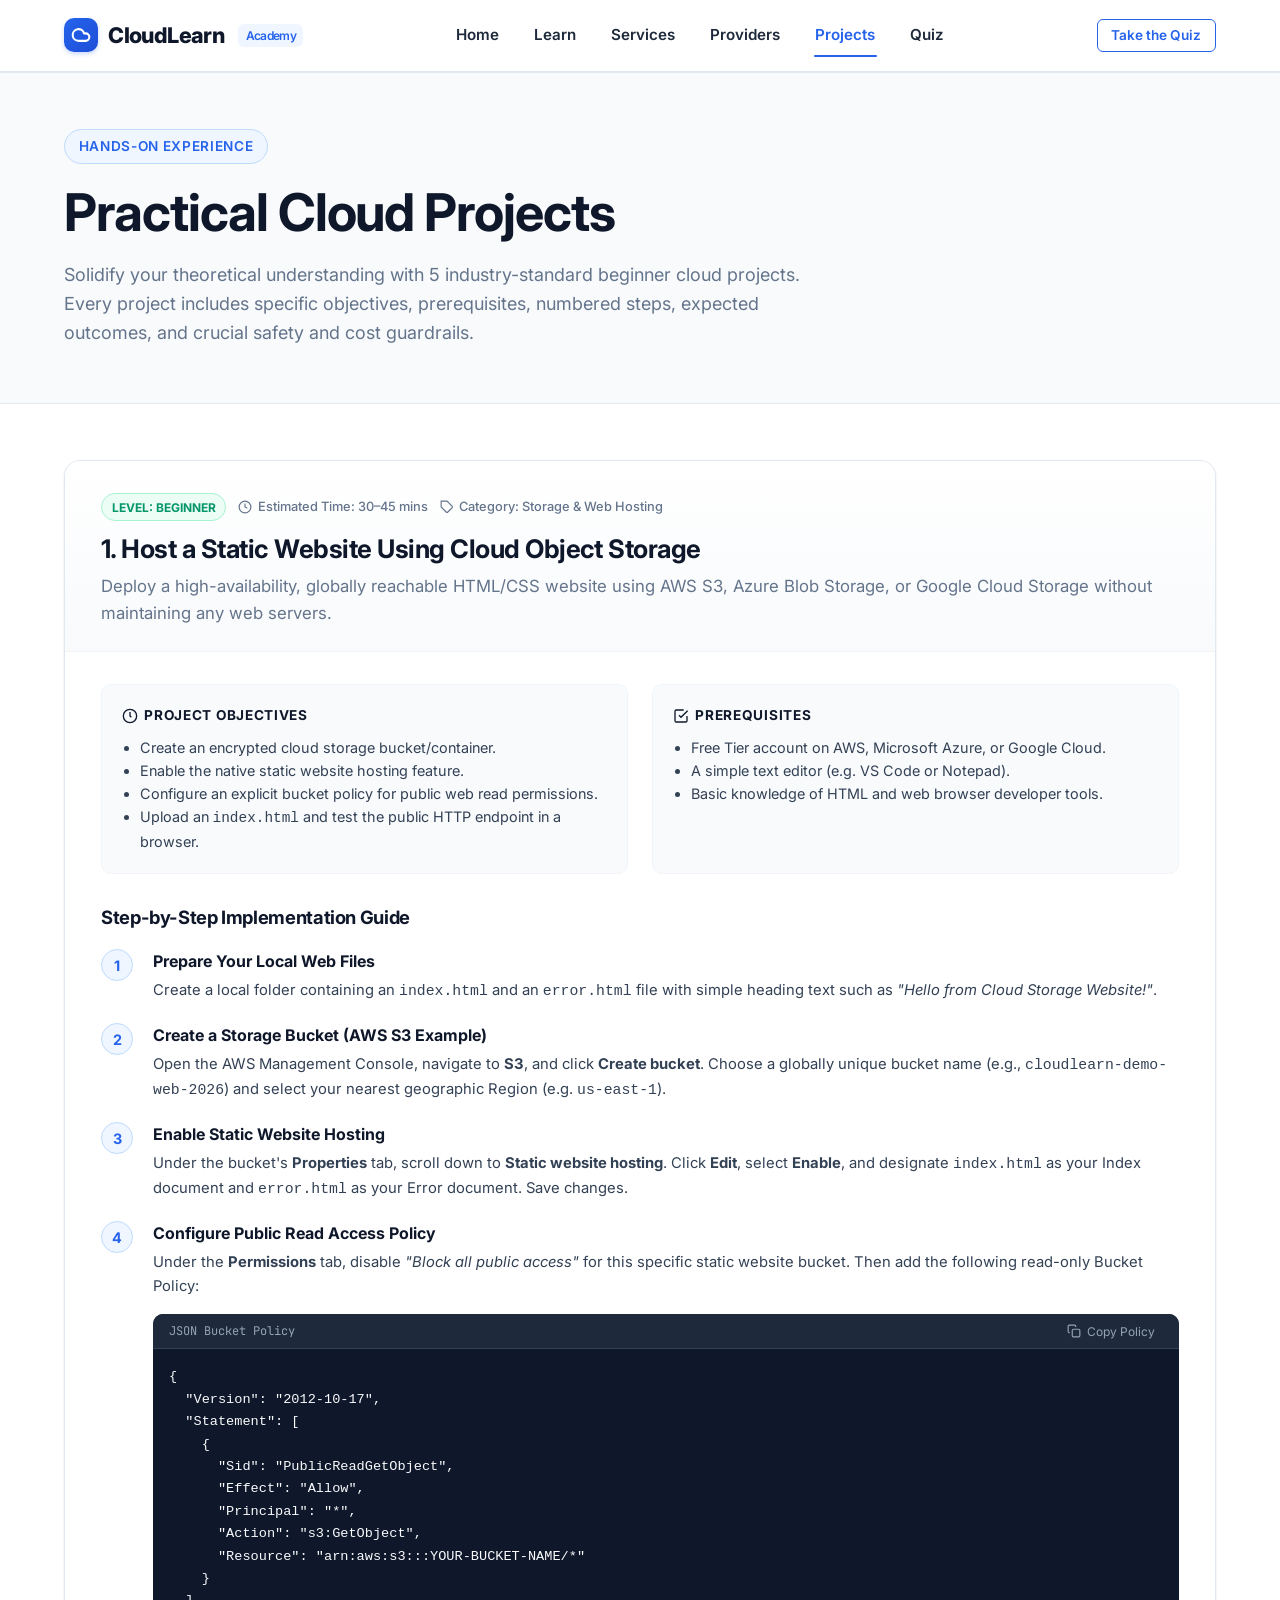
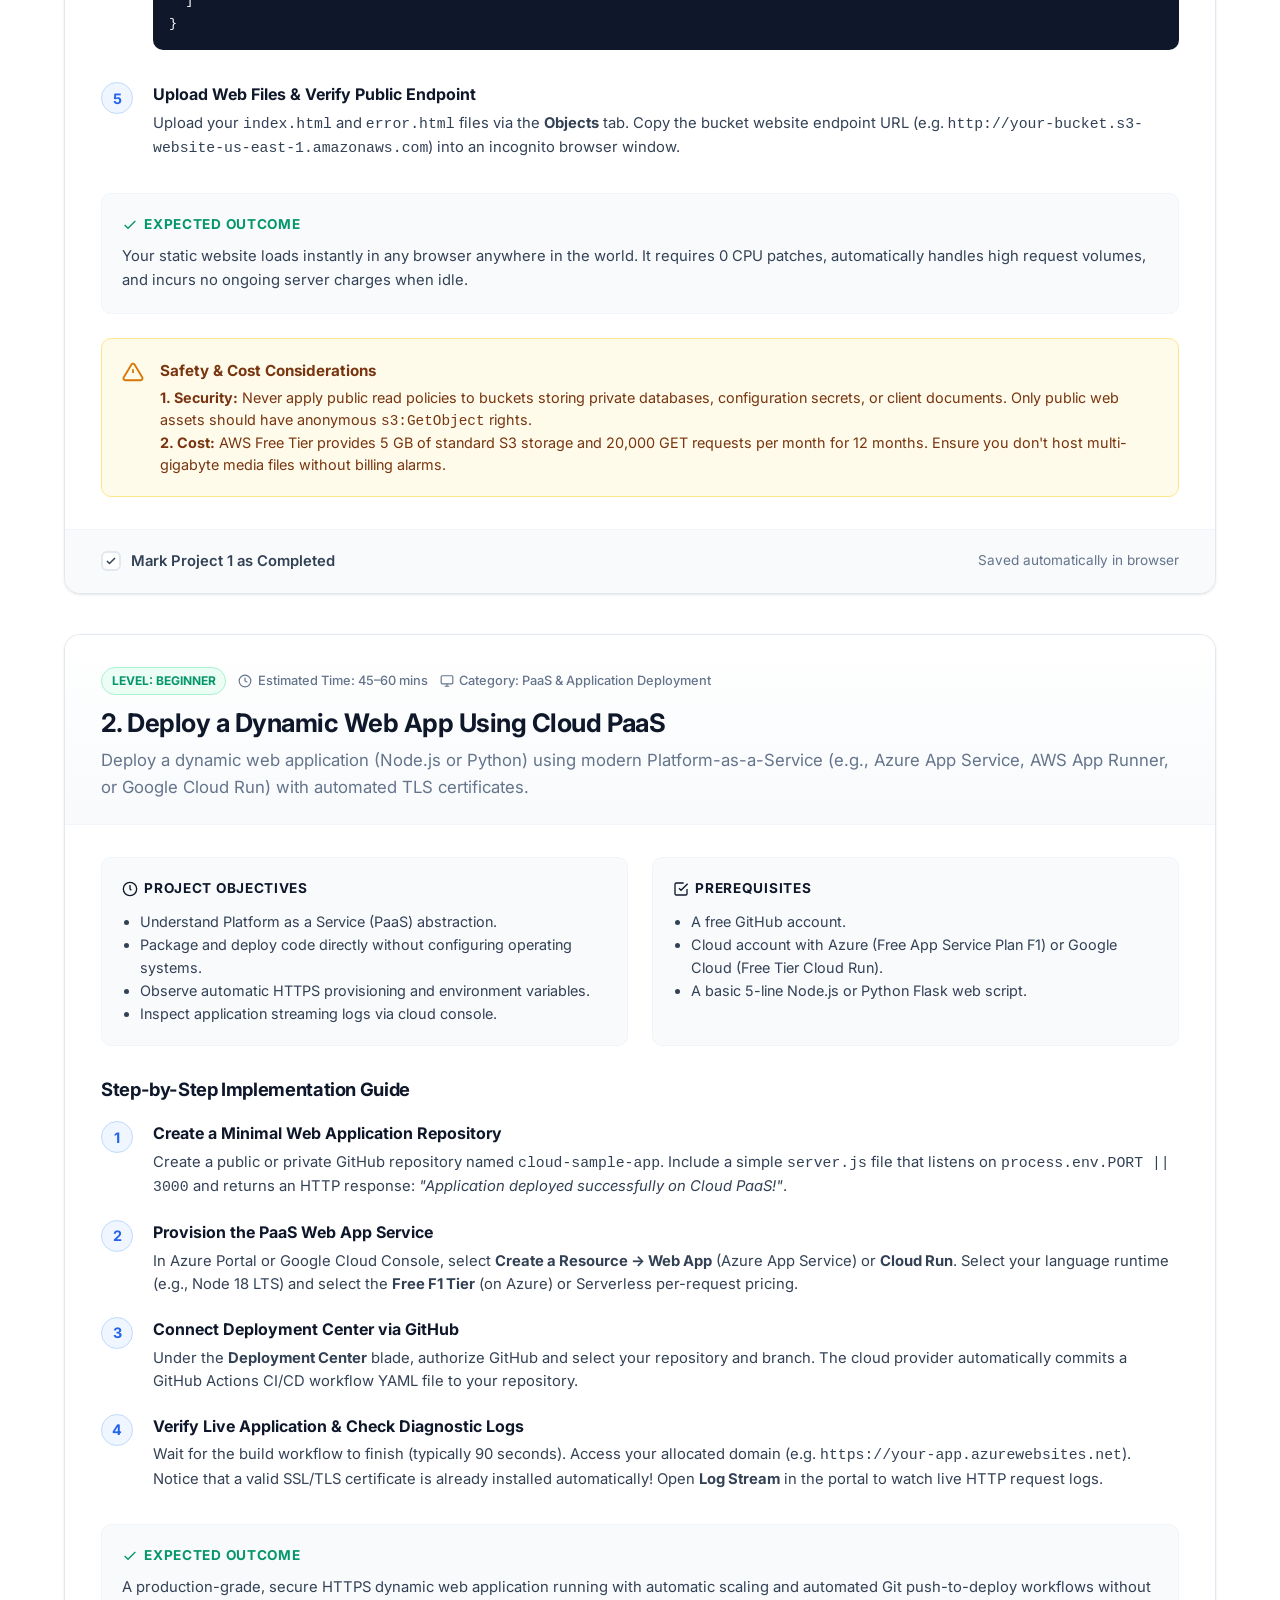
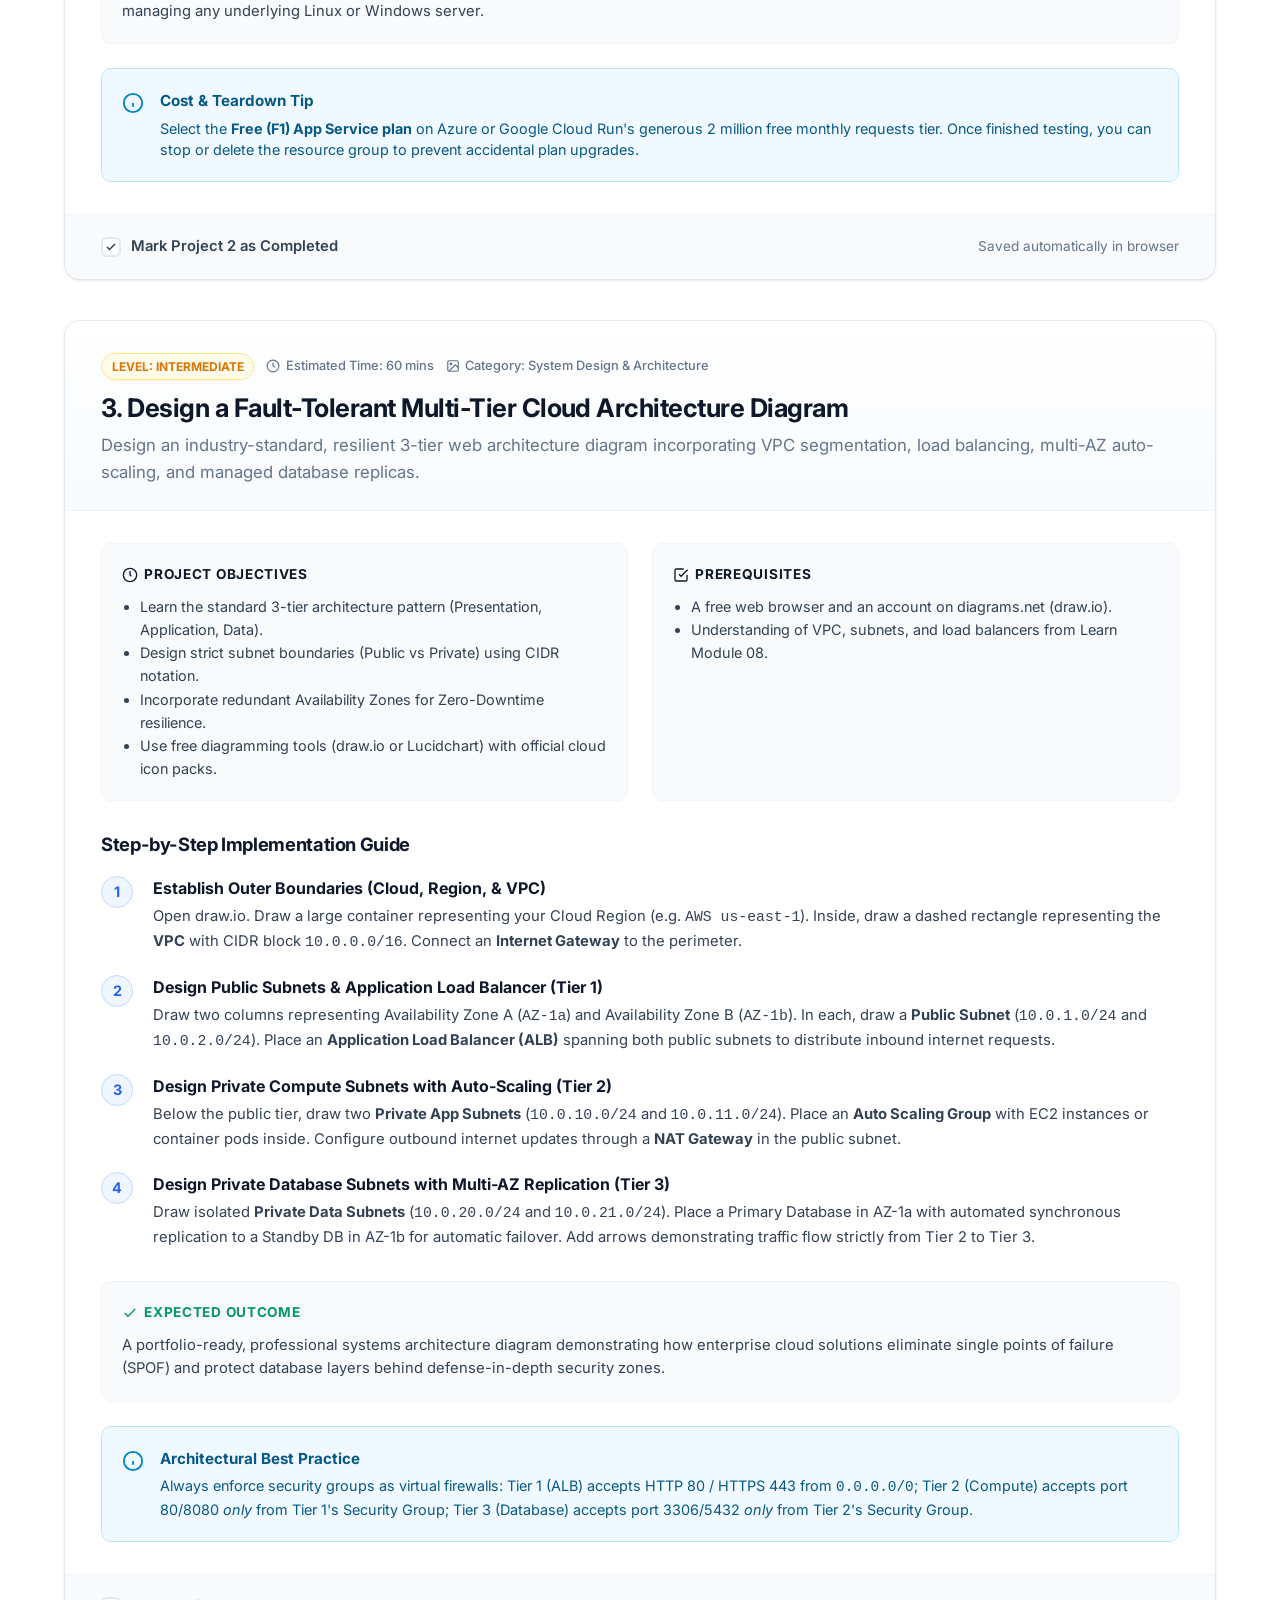
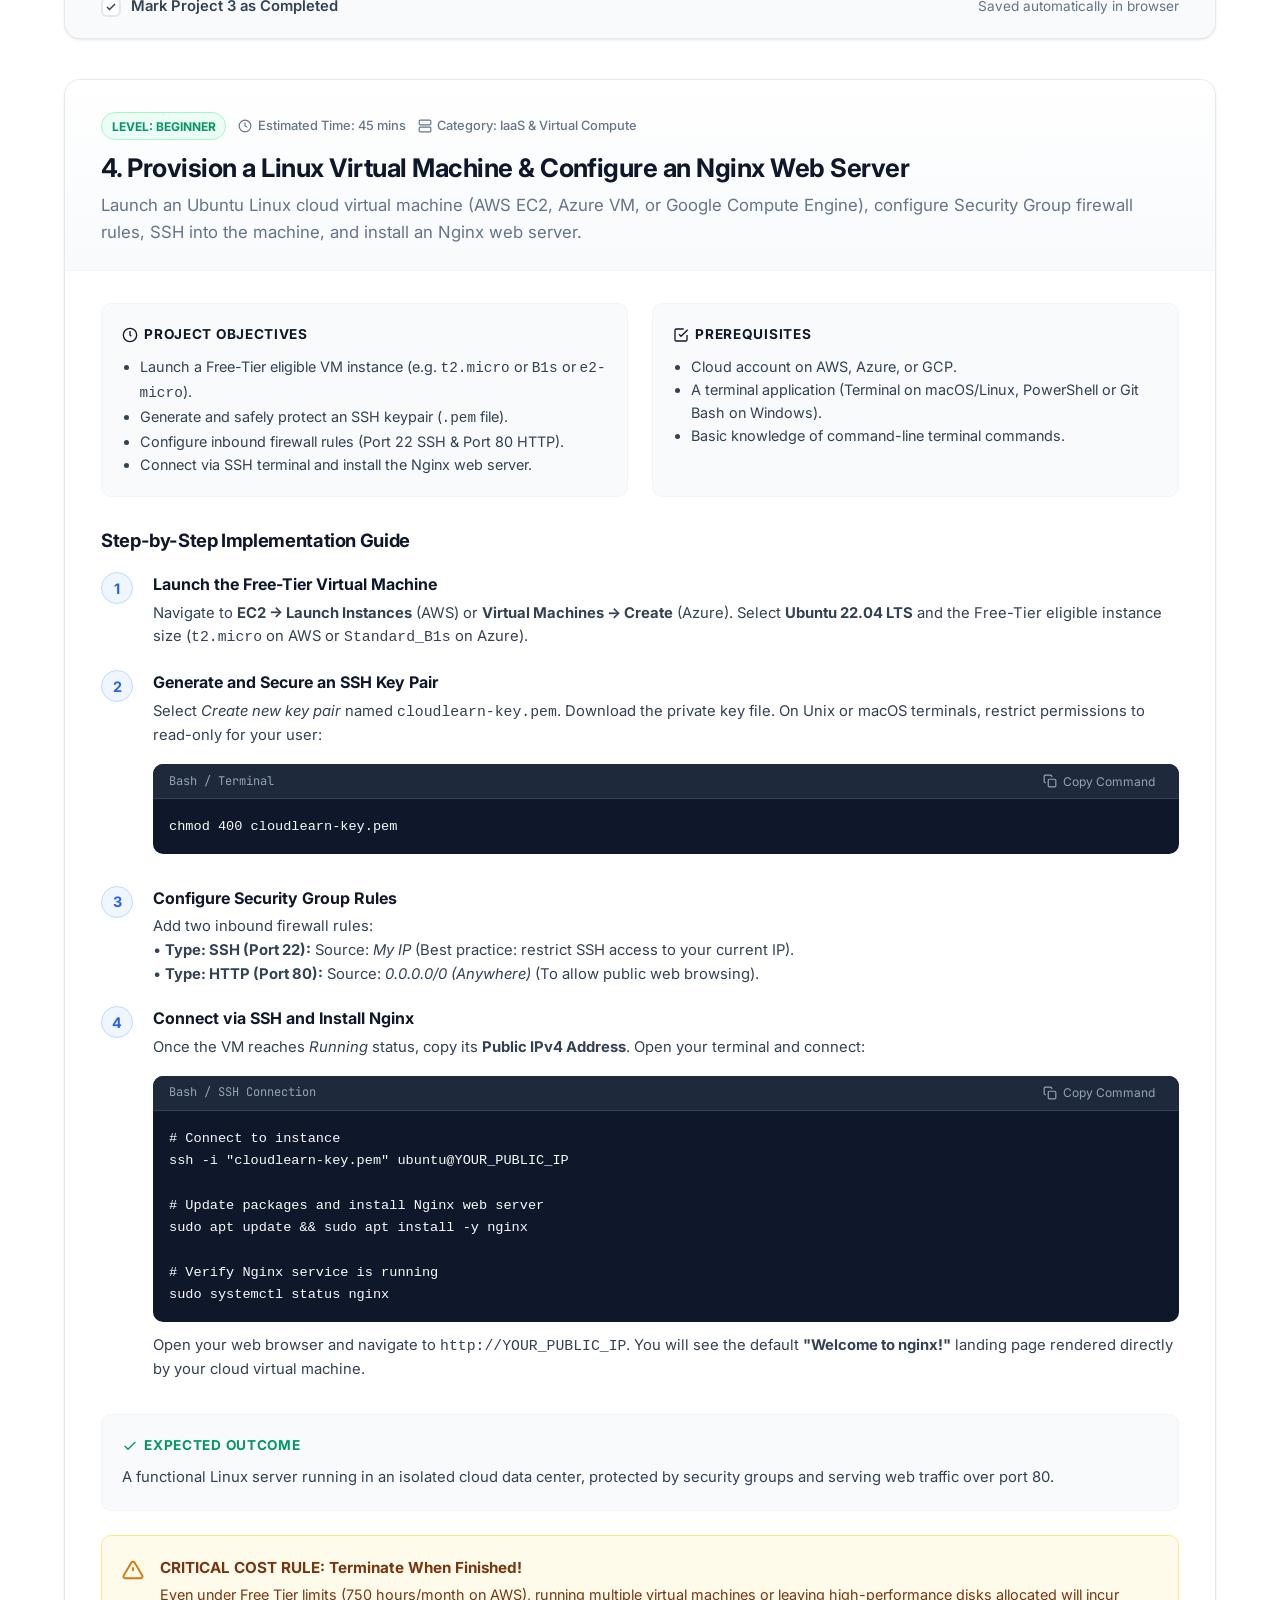
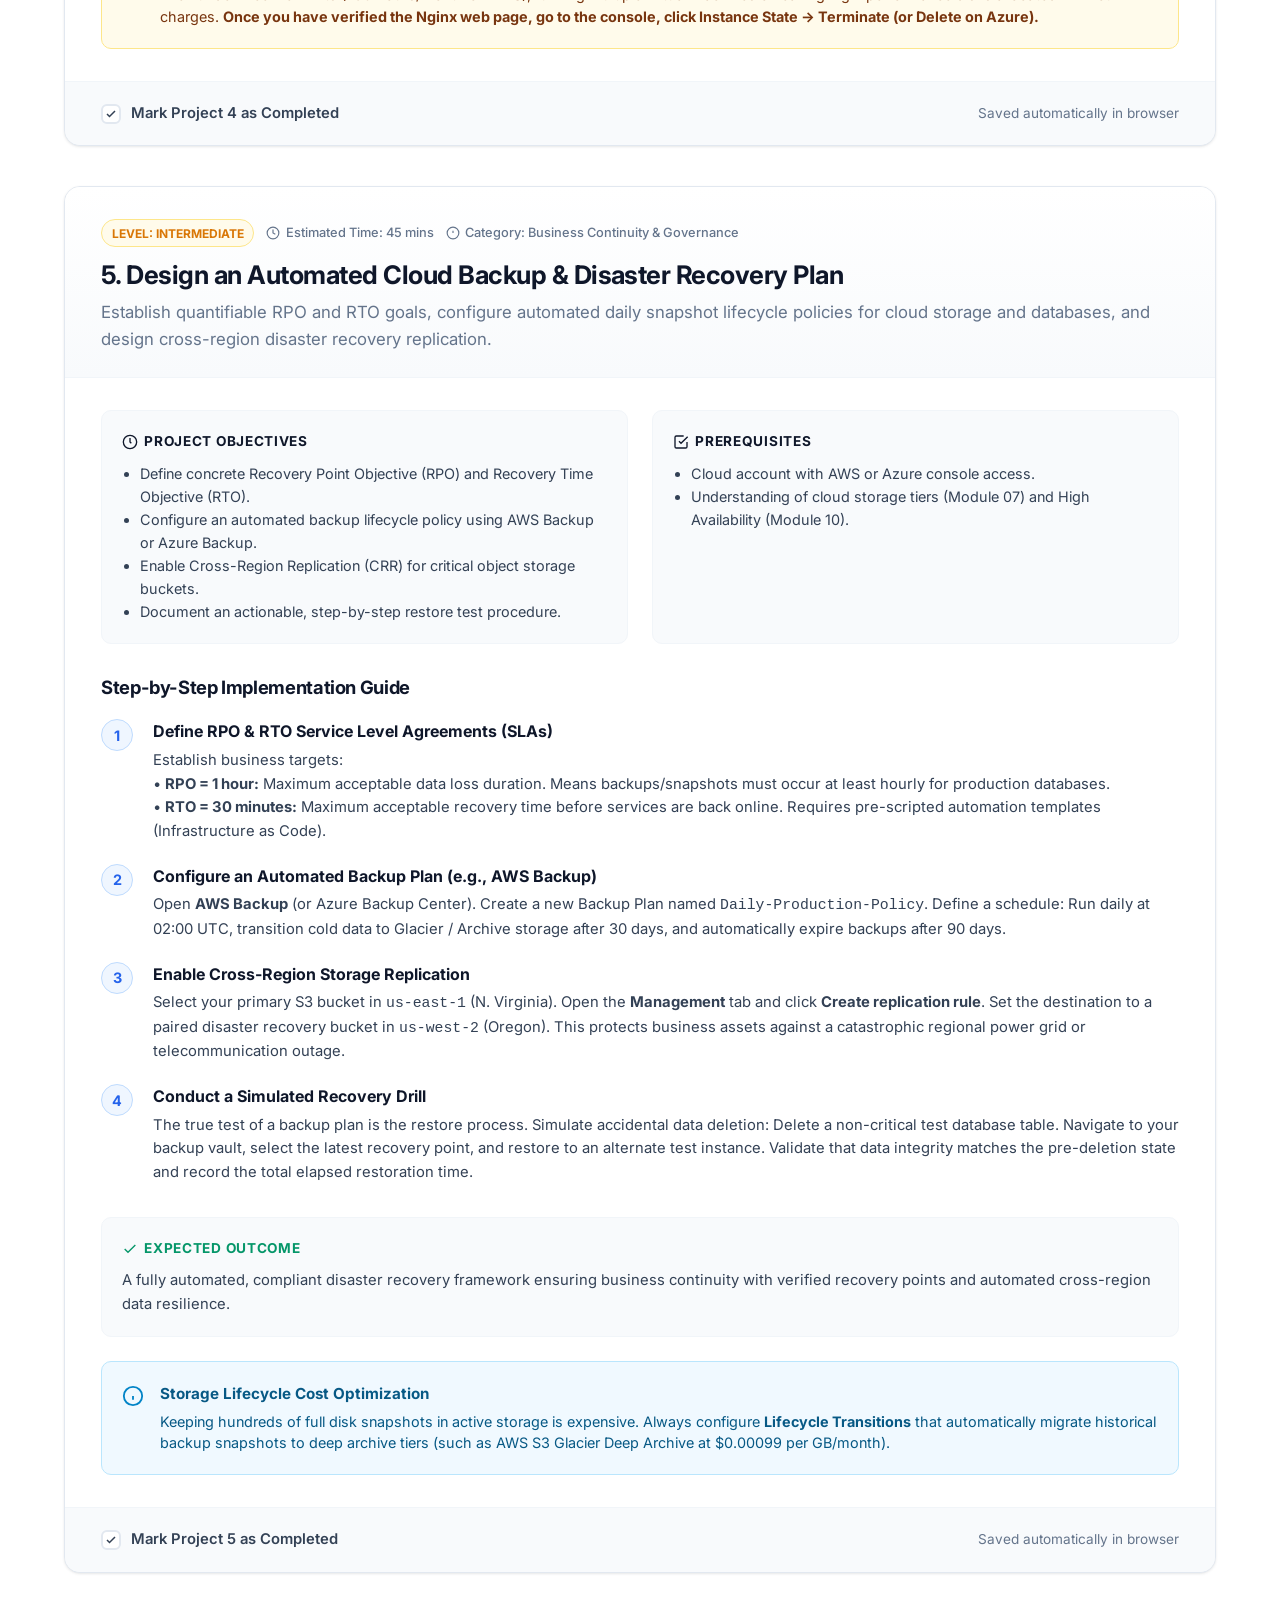
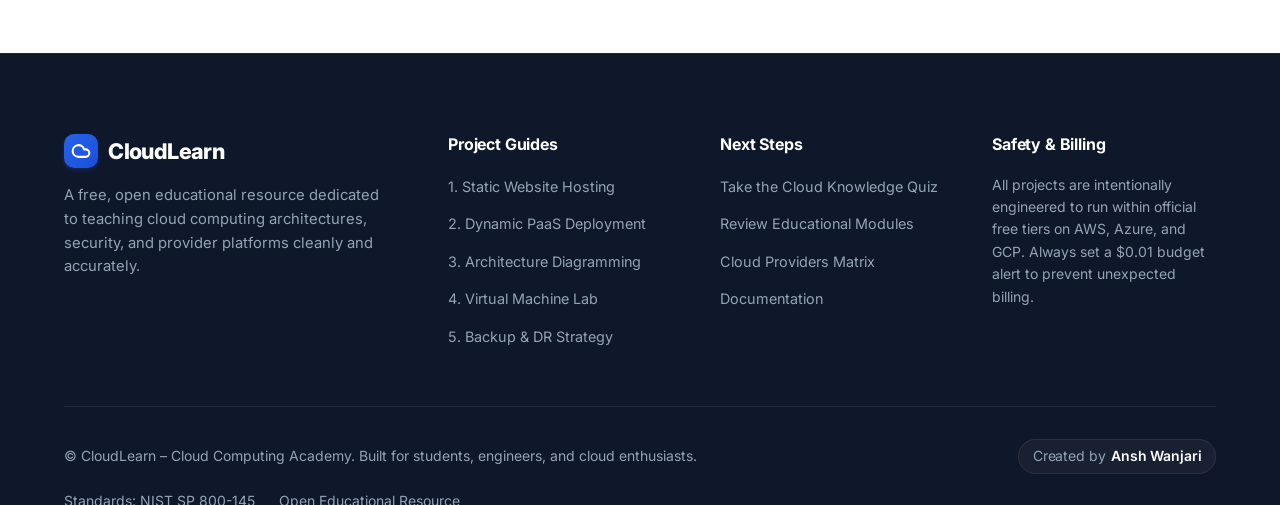
<file: cloudlearn/projects.html>
<!DOCTYPE html>
<html lang="en">
<head>
  <meta charset="UTF-8">
  <meta name="viewport" content="width=device-width, initial-scale=1.0">
  <meta name="description" content="5 beginner-friendly hands-on cloud computing projects with step-by-step instructions, prerequisites, architecture guides, safety cost warnings, and interactive progress tracking.">
  <meta name="keywords" content="cloud projects, static website hosting, AWS S3, Azure VM, cloud architecture diagram, backup recovery, beginner cloud labs">
  <meta name="author" content="CloudLearn Academy">
  <title>Hands-On Cloud Projects | CloudLearn Academy</title>
  <link rel="preconnect" href="https://fonts.googleapis.com">
  <link rel="preconnect" href="https://fonts.gstatic.com" crossorigin>
  <link href="https://fonts.googleapis.com/css2?family=Inter:wght@400;500;600;700;800&family=JetBrains+Mono:wght@400;500;600&display=swap" rel="stylesheet">
  <link rel="stylesheet" href="css/style.css">
</head>
<body>
  <a href="#main-content" class="skip-link">Skip to main content</a>

  <!-- Header / Navigation Bar -->
  <header class="header" id="site-header">
    <div class="container nav-container">
      <a href="index.html" class="logo" aria-label="CloudLearn Home">
        <div class="logo-icon">
          <svg width="20" height="20" viewBox="0 0 24 24" fill="none" stroke="currentColor" stroke-width="2.5" stroke-linecap="round" stroke-linejoin="round">
            <path d="M17.5 19H9a7 7 0 1 1 6.71-9h1.79a4.5 4.5 0 1 1 0 9Z"></path>
          </svg>
        </div>
        <span>CloudLearn</span>
        <span class="logo-badge">Academy</span>
      </a>

      <!-- Desktop Navigation Links -->
      <nav aria-label="Primary Navigation">
        <ul class="nav-links">
          <li><a href="index.html" class="nav-link">Home</a></li>
          <li><a href="learn.html" class="nav-link">Learn</a></li>
          <li><a href="learn.html#service-models" class="nav-link">Services</a></li>
          <li><a href="providers.html" class="nav-link">Providers</a></li>
          <li><a href="projects.html" class="nav-link active">Projects</a></li>
          <li><a href="quiz.html" class="nav-link">Quiz</a></li>
        </ul>
      </nav>

      <div class="nav-actions">
        <a href="quiz.html" class="btn btn-outline btn-sm">Take the Quiz</a>
        <button type="button" class="mobile-toggle" aria-label="Toggle navigation menu" aria-expanded="false" aria-controls="mobile-nav-drawer">
          <svg width="24" height="24" viewBox="0 0 24 24" fill="none" stroke="currentColor" stroke-width="2" stroke-linecap="round" stroke-linejoin="round">
            <line x1="4" y1="8" x2="20" y2="8"></line>
            <line x1="4" y1="16" x2="20" y2="16"></line>
          </svg>
        </button>
      </div>
    </div>
  </header>

  <!-- Mobile Drawer Menu -->
  <div class="mobile-nav" id="mobile-nav-drawer" aria-label="Mobile Navigation">
    <ul class="mobile-nav-links">
      <li><a href="index.html" class="mobile-nav-link">Home</a></li>
      <li><a href="learn.html" class="mobile-nav-link">Learn Topics</a></li>
      <li><a href="learn.html#service-models" class="mobile-nav-link">Service Models</a></li>
      <li><a href="providers.html" class="mobile-nav-link">Cloud Providers</a></li>
      <li><a href="projects.html" class="mobile-nav-link active">Hands-On Projects</a></li>
      <li><a href="quiz.html" class="mobile-nav-link">Knowledge Quiz</a></li>
    </ul>
  </div>

  <main id="main-content" class="main-content">

    <!-- Page Header Banner -->
    <section class="section section-alt" style="padding: 3.5rem 0;" aria-labelledby="projects-page-heading">
      <div class="container">
        <div class="section-header text-left" style="margin-bottom: 0;">
          <div class="section-tag">Hands-On Experience</div>
          <h1 id="projects-page-heading" class="section-title">Practical Cloud Projects</h1>
          <p class="section-subtitle">
            Solidify your theoretical understanding with 5 industry-standard beginner cloud projects. Every project includes specific objectives, prerequisites, numbered steps, expected outcomes, and crucial safety and cost guardrails.
          </p>
        </div>
      </div>
    </section>

    <!-- Project List -->
    <section class="section" style="padding-top: 3.5rem;">
      <div class="container">
        <div class="projects-container">

          <!-- PROJECT 1 -->
          <article class="project-card" id="project-1">
            <div class="project-header">
              <div class="project-meta-badges">
                <span class="project-badge-level badge-beginner">Level: Beginner</span>
                <span class="project-badge-time">
                  <svg width="14" height="14" viewBox="0 0 24 24" fill="none" stroke="currentColor" stroke-width="2"><circle cx="12" cy="12" r="10"/><polyline points="12 6 12 12 16 14"/></svg>
                  Estimated Time: 30–45 mins
                </span>
                <span class="project-badge-time">
                  <svg width="14" height="14" viewBox="0 0 24 24" fill="none" stroke="currentColor" stroke-width="2"><path d="M20.59 13.41l-7.17 7.17a2 2 0 0 1-2.83 0L2 12V2h10l8.59 8.59a2 2 0 0 1 0 2.82z"/><line x1="7" y1="7" x2="7.01" y2="7"/></svg>
                  Category: Storage & Web Hosting
                </span>
              </div>
              <h2 class="project-title">1. Host a Static Website Using Cloud Object Storage</h2>
              <p style="color:var(--color-text-muted); font-size:1.05rem;">
                Deploy a high-availability, globally reachable HTML/CSS website using AWS S3, Azure Blob Storage, or Google Cloud Storage without maintaining any web servers.
              </p>
            </div>

            <div class="project-body">
              <div class="project-grid-info">
                <div class="info-box">
                  <div class="info-box-title">
                    <svg width="16" height="16" viewBox="0 0 24 24" fill="none" stroke="currentColor" stroke-width="2"><circle cx="12" cy="12" r="10"/><polyline points="12 6 12 12 14 14"/></svg>
                    Project Objectives
                  </div>
                  <ul style="font-size:0.9rem; line-height:1.6; padding-left:1.1rem; color:var(--color-text-main);">
                    <li>Create an encrypted cloud storage bucket/container.</li>
                    <li>Enable the native static website hosting feature.</li>
                    <li>Configure an explicit bucket policy for public web read permissions.</li>
                    <li>Upload an <code>index.html</code> and test the public HTTP endpoint in a browser.</li>
                  </ul>
                </div>

                <div class="info-box">
                  <div class="info-box-title">
                    <svg width="16" height="16" viewBox="0 0 24 24" fill="none" stroke="currentColor" stroke-width="2"><polyline points="9 11 12 14 22 4"/><path d="M21 12v7a2 2 0 0 1-2 2H5a2 2 0 0 1-2-2V5a2 2 0 0 1 2-2h11"/></svg>
                    Prerequisites
                  </div>
                  <ul style="font-size:0.9rem; line-height:1.6; padding-left:1.1rem; color:var(--color-text-main);">
                    <li>Free Tier account on AWS, Microsoft Azure, or Google Cloud.</li>
                    <li>A simple text editor (e.g. VS Code or Notepad).</li>
                    <li>Basic knowledge of HTML and web browser developer tools.</li>
                  </ul>
                </div>
              </div>

              <div class="project-steps-section">
                <h4>Step-by-Step Implementation Guide</h4>
                <div class="steps-timeline">
                  <div class="step-item">
                    <div class="step-number">1</div>
                    <div class="step-details">
                      <div class="step-title">Prepare Your Local Web Files</div>
                      <p class="step-desc">
                        Create a local folder containing an <code>index.html</code> and an <code>error.html</code> file with simple heading text such as <em>"Hello from Cloud Storage Website!"</em>.
                      </p>
                    </div>
                  </div>

                  <div class="step-item">
                    <div class="step-number">2</div>
                    <div class="step-details">
                      <div class="step-title">Create a Storage Bucket (AWS S3 Example)</div>
                      <p class="step-desc">
                        Open the AWS Management Console, navigate to <strong>S3</strong>, and click <strong>Create bucket</strong>. Choose a globally unique bucket name (e.g., <code>cloudlearn-demo-web-2026</code>) and select your nearest geographic Region (e.g. <code>us-east-1</code>).
                      </p>
                    </div>
                  </div>

                  <div class="step-item">
                    <div class="step-number">3</div>
                    <div class="step-details">
                      <div class="step-title">Enable Static Website Hosting</div>
                      <p class="step-desc">
                        Under the bucket's <strong>Properties</strong> tab, scroll down to <strong>Static website hosting</strong>. Click <strong>Edit</strong>, select <strong>Enable</strong>, and designate <code>index.html</code> as your Index document and <code>error.html</code> as your Error document. Save changes.
                      </p>
                    </div>
                  </div>

                  <div class="step-item">
                    <div class="step-number">4</div>
                    <div class="step-details">
                      <div class="step-title">Configure Public Read Access Policy</div>
                      <p class="step-desc">
                        Under the <strong>Permissions</strong> tab, disable <em>"Block all public access"</em> for this specific static website bucket. Then add the following read-only Bucket Policy:
                      </p>
                      <div class="code-block-wrapper">
                        <div class="code-header">
                          <span>JSON Bucket Policy</span>
                          <button type="button" class="code-copy-btn">
                            <svg width="14" height="14" viewBox="0 0 24 24" fill="none" stroke="currentColor" stroke-width="2"><rect x="9" y="9" width="13" height="13" rx="2" ry="2"/><path d="M5 15H4a2 2 0 0 1-2-2V4a2 2 0 0 1 2-2h9a2 2 0 0 1 2 2v1"/></svg>
                            Copy Policy
                          </button>
                        </div>
                        <pre class="code-content"><code>{
  "Version": "2012-10-17",
  "Statement": [
    {
      "Sid": "PublicReadGetObject",
      "Effect": "Allow",
      "Principal": "*",
      "Action": "s3:GetObject",
      "Resource": "arn:aws:s3:::YOUR-BUCKET-NAME/*"
    }
  ]
}</code></pre>
                      </div>
                    </div>
                  </div>

                  <div class="step-item">
                    <div class="step-number">5</div>
                    <div class="step-details">
                      <div class="step-title">Upload Web Files & Verify Public Endpoint</div>
                      <p class="step-desc">
                        Upload your <code>index.html</code> and <code>error.html</code> files via the <strong>Objects</strong> tab. Copy the bucket website endpoint URL (e.g. <code>http://your-bucket.s3-website-us-east-1.amazonaws.com</code>) into an incognito browser window.
                      </p>
                    </div>
                  </div>
                </div>
              </div>

              <div class="info-box" style="margin-bottom:1.5rem;">
                <div class="info-box-title" style="color:var(--color-success);">
                  <svg width="16" height="16" viewBox="0 0 24 24" fill="none" stroke="currentColor" stroke-width="2"><polyline points="20 6 9 17 4 12"/></svg>
                  Expected Outcome
                </div>
                <p style="font-size:0.925rem; color:var(--color-text-main); margin:0;">
                  Your static website loads instantly in any browser anywhere in the world. It requires 0 CPU patches, automatically handles high request volumes, and incurs no ongoing server charges when idle.
                </p>
              </div>

              <!-- Safety / Cost Callout -->
              <div class="callout callout-warning">
                <svg class="callout-icon" width="22" height="22" viewBox="0 0 24 24" fill="none" stroke="currentColor" stroke-width="2"><path d="M10.29 3.86L1.82 18a2 2 0 0 0 1.71 3h16.94a2 2 0 0 0 1.71-3L13.71 3.86a2 2 0 0 0-3.42 0z"/><line x1="12" y1="9" x2="12" y2="13"/><line x1="12" y1="17" x2="12.01" y2="17"/></svg>
                <div>
                  <div class="callout-title">Safety & Cost Considerations</div>
                  <div class="callout-text">
                    <strong>1. Security:</strong> Never apply public read policies to buckets storing private databases, configuration secrets, or client documents. Only public web assets should have anonymous <code>s3:GetObject</code> rights. <br>
                    <strong>2. Cost:</strong> AWS Free Tier provides 5 GB of standard S3 storage and 20,000 GET requests per month for 12 months. Ensure you don't host multi-gigabyte media files without billing alarms.
                  </div>
                </div>
              </div>
            </div>

            <div class="project-footer">
              <label class="project-checklist-toggle">
                <input type="checkbox" class="project-complete-checkbox" data-project-id="project-1">
                <span class="checkbox-custom">
                  <svg width="12" height="12" viewBox="0 0 24 24" fill="none" stroke="currentColor" stroke-width="3"><polyline points="20 6 9 17 4 12"/></svg>
                </span>
                <span>Mark Project 1 as Completed</span>
              </label>
              <span style="font-size:0.85rem; color:var(--color-text-muted);">Saved automatically in browser</span>
            </div>
          </article>


          <!-- PROJECT 2 -->
          <article class="project-card" id="project-2">
            <div class="project-header">
              <div class="project-meta-badges">
                <span class="project-badge-level badge-beginner">Level: Beginner</span>
                <span class="project-badge-time">
                  <svg width="14" height="14" viewBox="0 0 24 24" fill="none" stroke="currentColor" stroke-width="2"><circle cx="12" cy="12" r="10"/><polyline points="12 6 12 12 16 14"/></svg>
                  Estimated Time: 45–60 mins
                </span>
                <span class="project-badge-time">
                  <svg width="14" height="14" viewBox="0 0 24 24" fill="none" stroke="currentColor" stroke-width="2"><rect x="2" y="3" width="20" height="14" rx="2" ry="2"/><line x1="8" y1="21" x2="16" y2="21"/><line x1="12" y1="17" x2="12" y2="21"/></svg>
                  Category: PaaS & Application Deployment
                </span>
              </div>
              <h2 class="project-title">2. Deploy a Dynamic Web App Using Cloud PaaS</h2>
              <p style="color:var(--color-text-muted); font-size:1.05rem;">
                Deploy a dynamic web application (Node.js or Python) using modern Platform-as-a-Service (e.g., Azure App Service, AWS App Runner, or Google Cloud Run) with automated TLS certificates.
              </p>
            </div>

            <div class="project-body">
              <div class="project-grid-info">
                <div class="info-box">
                  <div class="info-box-title">
                    <svg width="16" height="16" viewBox="0 0 24 24" fill="none" stroke="currentColor" stroke-width="2"><circle cx="12" cy="12" r="10"/><polyline points="12 6 12 12 14 14"/></svg>
                    Project Objectives
                  </div>
                  <ul style="font-size:0.9rem; line-height:1.6; padding-left:1.1rem; color:var(--color-text-main);">
                    <li>Understand Platform as a Service (PaaS) abstraction.</li>
                    <li>Package and deploy code directly without configuring operating systems.</li>
                    <li>Observe automatic HTTPS provisioning and environment variables.</li>
                    <li>Inspect application streaming logs via cloud console.</li>
                  </ul>
                </div>

                <div class="info-box">
                  <div class="info-box-title">
                    <svg width="16" height="16" viewBox="0 0 24 24" fill="none" stroke="currentColor" stroke-width="2"><polyline points="9 11 12 14 22 4"/><path d="M21 12v7a2 2 0 0 1-2 2H5a2 2 0 0 1-2-2V5a2 2 0 0 1 2-2h11"/></svg>
                    Prerequisites
                  </div>
                  <ul style="font-size:0.9rem; line-height:1.6; padding-left:1.1rem; color:var(--color-text-main);">
                    <li>A free GitHub account.</li>
                    <li>Cloud account with Azure (Free App Service Plan F1) or Google Cloud (Free Tier Cloud Run).</li>
                    <li>A basic 5-line Node.js or Python Flask web script.</li>
                  </ul>
                </div>
              </div>

              <div class="project-steps-section">
                <h4>Step-by-Step Implementation Guide</h4>
                <div class="steps-timeline">
                  <div class="step-item">
                    <div class="step-number">1</div>
                    <div class="step-details">
                      <div class="step-title">Create a Minimal Web Application Repository</div>
                      <p class="step-desc">
                        Create a public or private GitHub repository named <code>cloud-sample-app</code>. Include a simple <code>server.js</code> file that listens on <code>process.env.PORT || 3000</code> and returns an HTTP response: <em>"Application deployed successfully on Cloud PaaS!"</em>.
                      </p>
                    </div>
                  </div>

                  <div class="step-item">
                    <div class="step-number">2</div>
                    <div class="step-details">
                      <div class="step-title">Provision the PaaS Web App Service</div>
                      <p class="step-desc">
                        In Azure Portal or Google Cloud Console, select <strong>Create a Resource &rarr; Web App</strong> (Azure App Service) or <strong>Cloud Run</strong>. Select your language runtime (e.g., Node 18 LTS) and select the <strong>Free F1 Tier</strong> (on Azure) or Serverless per-request pricing.
                      </p>
                    </div>
                  </div>

                  <div class="step-item">
                    <div class="step-number">3</div>
                    <div class="step-details">
                      <div class="step-title">Connect Deployment Center via GitHub</div>
                      <p class="step-desc">
                        Under the <strong>Deployment Center</strong> blade, authorize GitHub and select your repository and branch. The cloud provider automatically commits a GitHub Actions CI/CD workflow YAML file to your repository.
                      </p>
                    </div>
                  </div>

                  <div class="step-item">
                    <div class="step-number">4</div>
                    <div class="step-details">
                      <div class="step-title">Verify Live Application & Check Diagnostic Logs</div>
                      <p class="step-desc">
                        Wait for the build workflow to finish (typically 90 seconds). Access your allocated domain (e.g. <code>https://your-app.azurewebsites.net</code>). Notice that a valid SSL/TLS certificate is already installed automatically! Open <strong>Log Stream</strong> in the portal to watch live HTTP request logs.
                      </p>
                    </div>
                  </div>
                </div>
              </div>

              <div class="info-box" style="margin-bottom:1.5rem;">
                <div class="info-box-title" style="color:var(--color-success);">
                  <svg width="16" height="16" viewBox="0 0 24 24" fill="none" stroke="currentColor" stroke-width="2"><polyline points="20 6 9 17 4 12"/></svg>
                  Expected Outcome
                </div>
                <p style="font-size:0.925rem; color:var(--color-text-main); margin:0;">
                  A production-grade, secure HTTPS dynamic web application running with automatic scaling and automated Git push-to-deploy workflows without managing any underlying Linux or Windows server.
                </p>
              </div>

              <div class="callout callout-info">
                <svg class="callout-icon" width="22" height="22" viewBox="0 0 24 24" fill="none" stroke="currentColor" stroke-width="2"><circle cx="12" cy="12" r="10"/><line x1="12" y1="16" x2="12" y2="12"/><line x1="12" y1="8" x2="12.01" y2="8"/></svg>
                <div>
                  <div class="callout-title">Cost & Teardown Tip</div>
                  <div class="callout-text">
                    Select the <strong>Free (F1) App Service plan</strong> on Azure or Google Cloud Run's generous 2 million free monthly requests tier. Once finished testing, you can stop or delete the resource group to prevent accidental plan upgrades.
                  </div>
                </div>
              </div>
            </div>

            <div class="project-footer">
              <label class="project-checklist-toggle">
                <input type="checkbox" class="project-complete-checkbox" data-project-id="project-2">
                <span class="checkbox-custom">
                  <svg width="12" height="12" viewBox="0 0 24 24" fill="none" stroke="currentColor" stroke-width="3"><polyline points="20 6 9 17 4 12"/></svg>
                </span>
                <span>Mark Project 2 as Completed</span>
              </label>
              <span style="font-size:0.85rem; color:var(--color-text-muted);">Saved automatically in browser</span>
            </div>
          </article>


          <!-- PROJECT 3 -->
          <article class="project-card" id="project-3">
            <div class="project-header">
              <div class="project-meta-badges">
                <span class="project-badge-level badge-intermediate">Level: Intermediate</span>
                <span class="project-badge-time">
                  <svg width="14" height="14" viewBox="0 0 24 24" fill="none" stroke="currentColor" stroke-width="2"><circle cx="12" cy="12" r="10"/><polyline points="12 6 12 12 16 14"/></svg>
                  Estimated Time: 60 mins
                </span>
                <span class="project-badge-time">
                  <svg width="14" height="14" viewBox="0 0 24 24" fill="none" stroke="currentColor" stroke-width="2"><rect x="3" y="3" width="18" height="18" rx="2"/><circle cx="8.5" cy="8.5" r="1.5"/><polyline points="21 15 16 10 5 21"/></svg>
                  Category: System Design & Architecture
                </span>
              </div>
              <h2 class="project-title">3. Design a Fault-Tolerant Multi-Tier Cloud Architecture Diagram</h2>
              <p style="color:var(--color-text-muted); font-size:1.05rem;">
                Design an industry-standard, resilient 3-tier web architecture diagram incorporating VPC segmentation, load balancing, multi-AZ auto-scaling, and managed database replicas.
              </p>
            </div>

            <div class="project-body">
              <div class="project-grid-info">
                <div class="info-box">
                  <div class="info-box-title">
                    <svg width="16" height="16" viewBox="0 0 24 24" fill="none" stroke="currentColor" stroke-width="2"><circle cx="12" cy="12" r="10"/><polyline points="12 6 12 12 14 14"/></svg>
                    Project Objectives
                  </div>
                  <ul style="font-size:0.9rem; line-height:1.6; padding-left:1.1rem; color:var(--color-text-main);">
                    <li>Learn the standard 3-tier architecture pattern (Presentation, Application, Data).</li>
                    <li>Design strict subnet boundaries (Public vs Private) using CIDR notation.</li>
                    <li>Incorporate redundant Availability Zones for Zero-Downtime resilience.</li>
                    <li>Use free diagramming tools (draw.io or Lucidchart) with official cloud icon packs.</li>
                  </ul>
                </div>

                <div class="info-box">
                  <div class="info-box-title">
                    <svg width="16" height="16" viewBox="0 0 24 24" fill="none" stroke="currentColor" stroke-width="2"><polyline points="9 11 12 14 22 4"/><path d="M21 12v7a2 2 0 0 1-2 2H5a2 2 0 0 1-2-2V5a2 2 0 0 1 2-2h11"/></svg>
                    Prerequisites
                  </div>
                  <ul style="font-size:0.9rem; line-height:1.6; padding-left:1.1rem; color:var(--color-text-main);">
                    <li>A free web browser and an account on diagrams.net (draw.io).</li>
                    <li>Understanding of VPC, subnets, and load balancers from Learn Module 08.</li>
                  </ul>
                </div>
              </div>

              <div class="project-steps-section">
                <h4>Step-by-Step Implementation Guide</h4>
                <div class="steps-timeline">
                  <div class="step-item">
                    <div class="step-number">1</div>
                    <div class="step-details">
                      <div class="step-title">Establish Outer Boundaries (Cloud, Region, & VPC)</div>
                      <p class="step-desc">
                        Open draw.io. Draw a large container representing your Cloud Region (e.g. <code>AWS us-east-1</code>). Inside, draw a dashed rectangle representing the <strong>VPC</strong> with CIDR block <code>10.0.0.0/16</code>. Connect an <strong>Internet Gateway</strong> to the perimeter.
                      </p>
                    </div>
                  </div>

                  <div class="step-item">
                    <div class="step-number">2</div>
                    <div class="step-details">
                      <div class="step-title">Design Public Subnets & Application Load Balancer (Tier 1)</div>
                      <p class="step-desc">
                        Draw two columns representing Availability Zone A (<code>AZ-1a</code>) and Availability Zone B (<code>AZ-1b</code>). In each, draw a <strong>Public Subnet</strong> (<code>10.0.1.0/24</code> and <code>10.0.2.0/24</code>). Place an <strong>Application Load Balancer (ALB)</strong> spanning both public subnets to distribute inbound internet requests.
                      </p>
                    </div>
                  </div>

                  <div class="step-item">
                    <div class="step-number">3</div>
                    <div class="step-details">
                      <div class="step-title">Design Private Compute Subnets with Auto-Scaling (Tier 2)</div>
                      <p class="step-desc">
                        Below the public tier, draw two <strong>Private App Subnets</strong> (<code>10.0.10.0/24</code> and <code>10.0.11.0/24</code>). Place an <strong>Auto Scaling Group</strong> with EC2 instances or container pods inside. Configure outbound internet updates through a <strong>NAT Gateway</strong> in the public subnet.
                      </p>
                    </div>
                  </div>

                  <div class="step-item">
                    <div class="step-number">4</div>
                    <div class="step-details">
                      <div class="step-title">Design Private Database Subnets with Multi-AZ Replication (Tier 3)</div>
                      <p class="step-desc">
                        Draw isolated <strong>Private Data Subnets</strong> (<code>10.0.20.0/24</code> and <code>10.0.21.0/24</code>). Place a Primary Database in AZ-1a with automated synchronous replication to a Standby DB in AZ-1b for automatic failover. Add arrows demonstrating traffic flow strictly from Tier 2 to Tier 3.
                      </p>
                    </div>
                  </div>
                </div>
              </div>

              <div class="info-box" style="margin-bottom:1.5rem;">
                <div class="info-box-title" style="color:var(--color-success);">
                  <svg width="16" height="16" viewBox="0 0 24 24" fill="none" stroke="currentColor" stroke-width="2"><polyline points="20 6 9 17 4 12"/></svg>
                  Expected Outcome
                </div>
                <p style="font-size:0.925rem; color:var(--color-text-main); margin:0;">
                  A portfolio-ready, professional systems architecture diagram demonstrating how enterprise cloud solutions eliminate single points of failure (SPOF) and protect database layers behind defense-in-depth security zones.
                </p>
              </div>

              <div class="callout callout-info">
                <svg class="callout-icon" width="22" height="22" viewBox="0 0 24 24" fill="none" stroke="currentColor" stroke-width="2"><circle cx="12" cy="12" r="10"/><line x1="12" y1="16" x2="12" y2="12"/><line x1="12" y1="8" x2="12.01" y2="8"/></svg>
                <div>
                  <div class="callout-title">Architectural Best Practice</div>
                  <div class="callout-text">
                    Always enforce security groups as virtual firewalls: Tier 1 (ALB) accepts HTTP 80 / HTTPS 443 from <code>0.0.0.0/0</code>; Tier 2 (Compute) accepts port 80/8080 <em>only</em> from Tier 1's Security Group; Tier 3 (Database) accepts port 3306/5432 <em>only</em> from Tier 2's Security Group.
                  </div>
                </div>
              </div>
            </div>

            <div class="project-footer">
              <label class="project-checklist-toggle">
                <input type="checkbox" class="project-complete-checkbox" data-project-id="project-3">
                <span class="checkbox-custom">
                  <svg width="12" height="12" viewBox="0 0 24 24" fill="none" stroke="currentColor" stroke-width="3"><polyline points="20 6 9 17 4 12"/></svg>
                </span>
                <span>Mark Project 3 as Completed</span>
              </label>
              <span style="font-size:0.85rem; color:var(--color-text-muted);">Saved automatically in browser</span>
            </div>
          </article>


          <!-- PROJECT 4 -->
          <article class="project-card" id="project-4">
            <div class="project-header">
              <div class="project-meta-badges">
                <span class="project-badge-level badge-beginner">Level: Beginner</span>
                <span class="project-badge-time">
                  <svg width="14" height="14" viewBox="0 0 24 24" fill="none" stroke="currentColor" stroke-width="2"><circle cx="12" cy="12" r="10"/><polyline points="12 6 12 12 16 14"/></svg>
                  Estimated Time: 45 mins
                </span>
                <span class="project-badge-time">
                  <svg width="14" height="14" viewBox="0 0 24 24" fill="none" stroke="currentColor" stroke-width="2"><rect x="2" y="2" width="20" height="8" rx="2"/><rect x="2" y="14" width="20" height="8" rx="2"/><line x1="6" y1="6" x2="6.01" y2="6"/><line x1="6" y1="18" x2="6.01" y2="18"/></svg>
                  Category: IaaS & Virtual Compute
                </span>
              </div>
              <h2 class="project-title">4. Provision a Linux Virtual Machine & Configure an Nginx Web Server</h2>
              <p style="color:var(--color-text-muted); font-size:1.05rem;">
                Launch an Ubuntu Linux cloud virtual machine (AWS EC2, Azure VM, or Google Compute Engine), configure Security Group firewall rules, SSH into the machine, and install an Nginx web server.
              </p>
            </div>

            <div class="project-body">
              <div class="project-grid-info">
                <div class="info-box">
                  <div class="info-box-title">
                    <svg width="16" height="16" viewBox="0 0 24 24" fill="none" stroke="currentColor" stroke-width="2"><circle cx="12" cy="12" r="10"/><polyline points="12 6 12 12 14 14"/></svg>
                    Project Objectives
                  </div>
                  <ul style="font-size:0.9rem; line-height:1.6; padding-left:1.1rem; color:var(--color-text-main);">
                    <li>Launch a Free-Tier eligible VM instance (e.g. <code>t2.micro</code> or <code>B1s</code> or <code>e2-micro</code>).</li>
                    <li>Generate and safely protect an SSH keypair (<code>.pem</code> file).</li>
                    <li>Configure inbound firewall rules (Port 22 SSH & Port 80 HTTP).</li>
                    <li>Connect via SSH terminal and install the Nginx web server.</li>
                  </ul>
                </div>

                <div class="info-box">
                  <div class="info-box-title">
                    <svg width="16" height="16" viewBox="0 0 24 24" fill="none" stroke="currentColor" stroke-width="2"><polyline points="9 11 12 14 22 4"/><path d="M21 12v7a2 2 0 0 1-2 2H5a2 2 0 0 1-2-2V5a2 2 0 0 1 2-2h11"/></svg>
                    Prerequisites
                  </div>
                  <ul style="font-size:0.9rem; line-height:1.6; padding-left:1.1rem; color:var(--color-text-main);">
                    <li>Cloud account on AWS, Azure, or GCP.</li>
                    <li>A terminal application (Terminal on macOS/Linux, PowerShell or Git Bash on Windows).</li>
                    <li>Basic knowledge of command-line terminal commands.</li>
                  </ul>
                </div>
              </div>

              <div class="project-steps-section">
                <h4>Step-by-Step Implementation Guide</h4>
                <div class="steps-timeline">
                  <div class="step-item">
                    <div class="step-number">1</div>
                    <div class="step-details">
                      <div class="step-title">Launch the Free-Tier Virtual Machine</div>
                      <p class="step-desc">
                        Navigate to <strong>EC2 &rarr; Launch Instances</strong> (AWS) or <strong>Virtual Machines &rarr; Create</strong> (Azure). Select <strong>Ubuntu 22.04 LTS</strong> and the Free-Tier eligible instance size (<code>t2.micro</code> on AWS or <code>Standard_B1s</code> on Azure).
                      </p>
                    </div>
                  </div>

                  <div class="step-item">
                    <div class="step-number">2</div>
                    <div class="step-details">
                      <div class="step-title">Generate and Secure an SSH Key Pair</div>
                      <p class="step-desc">
                        Select <em>Create new key pair</em> named <code>cloudlearn-key.pem</code>. Download the private key file. On Unix or macOS terminals, restrict permissions to read-only for your user:
                      </p>
                      <div class="code-block-wrapper">
                        <div class="code-header">
                          <span>Bash / Terminal</span>
                          <button type="button" class="code-copy-btn">
                            <svg width="14" height="14" viewBox="0 0 24 24" fill="none" stroke="currentColor" stroke-width="2"><rect x="9" y="9" width="13" height="13" rx="2" ry="2"/><path d="M5 15H4a2 2 0 0 1-2-2V4a2 2 0 0 1 2-2h9a2 2 0 0 1 2 2v1"/></svg>
                            Copy Command
                          </button>
                        </div>
                        <pre class="code-content"><code>chmod 400 cloudlearn-key.pem</code></pre>
                      </div>
                    </div>
                  </div>

                  <div class="step-item">
                    <div class="step-number">3</div>
                    <div class="step-details">
                      <div class="step-title">Configure Security Group Rules</div>
                      <p class="step-desc">
                        Add two inbound firewall rules: <br>
                        • <strong>Type: SSH (Port 22):</strong> Source: <em>My IP</em> (Best practice: restrict SSH access to your current IP). <br>
                        • <strong>Type: HTTP (Port 80):</strong> Source: <em>0.0.0.0/0 (Anywhere)</em> (To allow public web browsing).
                      </p>
                    </div>
                  </div>

                  <div class="step-item">
                    <div class="step-number">4</div>
                    <div class="step-details">
                      <div class="step-title">Connect via SSH and Install Nginx</div>
                      <p class="step-desc">
                        Once the VM reaches <em>Running</em> status, copy its <strong>Public IPv4 Address</strong>. Open your terminal and connect:
                      </p>
                      <div class="code-block-wrapper">
                        <div class="code-header">
                          <span>Bash / SSH Connection</span>
                          <button type="button" class="code-copy-btn">
                            <svg width="14" height="14" viewBox="0 0 24 24" fill="none" stroke="currentColor" stroke-width="2"><rect x="9" y="9" width="13" height="13" rx="2" ry="2"/><path d="M5 15H4a2 2 0 0 1-2-2V4a2 2 0 0 1 2-2h9a2 2 0 0 1 2 2v1"/></svg>
                            Copy Command
                          </button>
                        </div>
                        <pre class="code-content"><code># Connect to instance
ssh -i "cloudlearn-key.pem" ubuntu@YOUR_PUBLIC_IP

# Update packages and install Nginx web server
sudo apt update && sudo apt install -y nginx

# Verify Nginx service is running
sudo systemctl status nginx</code></pre>
                      </div>
                      <p class="step-desc" style="margin-top:0.75rem;">
                        Open your web browser and navigate to <code>http://YOUR_PUBLIC_IP</code>. You will see the default <strong>"Welcome to nginx!"</strong> landing page rendered directly by your cloud virtual machine.
                      </p>
                    </div>
                  </div>
                </div>
              </div>

              <div class="info-box" style="margin-bottom:1.5rem;">
                <div class="info-box-title" style="color:var(--color-success);">
                  <svg width="16" height="16" viewBox="0 0 24 24" fill="none" stroke="currentColor" stroke-width="2"><polyline points="20 6 9 17 4 12"/></svg>
                  Expected Outcome
                </div>
                <p style="font-size:0.925rem; color:var(--color-text-main); margin:0;">
                  A functional Linux server running in an isolated cloud data center, protected by security groups and serving web traffic over port 80.
                </p>
              </div>

              <div class="callout callout-warning">
                <svg class="callout-icon" width="22" height="22" viewBox="0 0 24 24" fill="none" stroke="currentColor" stroke-width="2"><path d="M10.29 3.86L1.82 18a2 2 0 0 0 1.71 3h16.94a2 2 0 0 0 1.71-3L13.71 3.86a2 2 0 0 0-3.42 0z"/><line x1="12" y1="9" x2="12" y2="13"/><line x1="12" y1="17" x2="12.01" y2="17"/></svg>
                <div>
                  <div class="callout-title">CRITICAL COST RULE: Terminate When Finished!</div>
                  <div class="callout-text">
                    Even under Free Tier limits (750 hours/month on AWS), running multiple virtual machines or leaving high-performance disks allocated will incur charges. <strong>Once you have verified the Nginx web page, go to the console, click Instance State &rarr; Terminate (or Delete on Azure).</strong>
                  </div>
                </div>
              </div>
            </div>

            <div class="project-footer">
              <label class="project-checklist-toggle">
                <input type="checkbox" class="project-complete-checkbox" data-project-id="project-4">
                <span class="checkbox-custom">
                  <svg width="12" height="12" viewBox="0 0 24 24" fill="none" stroke="currentColor" stroke-width="3"><polyline points="20 6 9 17 4 12"/></svg>
                </span>
                <span>Mark Project 4 as Completed</span>
              </label>
              <span style="font-size:0.85rem; color:var(--color-text-muted);">Saved automatically in browser</span>
            </div>
          </article>


          <!-- PROJECT 5 -->
          <article class="project-card" id="project-5">
            <div class="project-header">
              <div class="project-meta-badges">
                <span class="project-badge-level badge-intermediate">Level: Intermediate</span>
                <span class="project-badge-time">
                  <svg width="14" height="14" viewBox="0 0 24 24" fill="none" stroke="currentColor" stroke-width="2"><circle cx="12" cy="12" r="10"/><polyline points="12 6 12 12 16 14"/></svg>
                  Estimated Time: 45 mins
                </span>
                <span class="project-badge-time">
                  <svg width="14" height="14" viewBox="0 0 24 24" fill="none" stroke="currentColor" stroke-width="2"><circle cx="12" cy="12" r="10"/><line x1="12" y1="8" x2="12" y2="12"/><line x1="12" y1="16" x2="12.01" y2="16"/></svg>
                  Category: Business Continuity & Governance
                </span>
              </div>
              <h2 class="project-title">5. Design an Automated Cloud Backup & Disaster Recovery Plan</h2>
              <p style="color:var(--color-text-muted); font-size:1.05rem;">
                Establish quantifiable RPO and RTO goals, configure automated daily snapshot lifecycle policies for cloud storage and databases, and design cross-region disaster recovery replication.
              </p>
            </div>

            <div class="project-body">
              <div class="project-grid-info">
                <div class="info-box">
                  <div class="info-box-title">
                    <svg width="16" height="16" viewBox="0 0 24 24" fill="none" stroke="currentColor" stroke-width="2"><circle cx="12" cy="12" r="10"/><polyline points="12 6 12 12 14 14"/></svg>
                    Project Objectives
                  </div>
                  <ul style="font-size:0.9rem; line-height:1.6; padding-left:1.1rem; color:var(--color-text-main);">
                    <li>Define concrete Recovery Point Objective (RPO) and Recovery Time Objective (RTO).</li>
                    <li>Configure an automated backup lifecycle policy using AWS Backup or Azure Backup.</li>
                    <li>Enable Cross-Region Replication (CRR) for critical object storage buckets.</li>
                    <li>Document an actionable, step-by-step restore test procedure.</li>
                  </ul>
                </div>

                <div class="info-box">
                  <div class="info-box-title">
                    <svg width="16" height="16" viewBox="0 0 24 24" fill="none" stroke="currentColor" stroke-width="2"><polyline points="9 11 12 14 22 4"/><path d="M21 12v7a2 2 0 0 1-2 2H5a2 2 0 0 1-2-2V5a2 2 0 0 1 2-2h11"/></svg>
                    Prerequisites
                  </div>
                  <ul style="font-size:0.9rem; line-height:1.6; padding-left:1.1rem; color:var(--color-text-main);">
                    <li>Cloud account with AWS or Azure console access.</li>
                    <li>Understanding of cloud storage tiers (Module 07) and High Availability (Module 10).</li>
                  </ul>
                </div>
              </div>

              <div class="project-steps-section">
                <h4>Step-by-Step Implementation Guide</h4>
                <div class="steps-timeline">
                  <div class="step-item">
                    <div class="step-number">1</div>
                    <div class="step-details">
                      <div class="step-title">Define RPO & RTO Service Level Agreements (SLAs)</div>
                      <p class="step-desc">
                        Establish business targets: <br>
                        • <strong>RPO = 1 hour:</strong> Maximum acceptable data loss duration. Means backups/snapshots must occur at least hourly for production databases. <br>
                        • <strong>RTO = 30 minutes:</strong> Maximum acceptable recovery time before services are back online. Requires pre-scripted automation templates (Infrastructure as Code).
                      </p>
                    </div>
                  </div>

                  <div class="step-item">
                    <div class="step-number">2</div>
                    <div class="step-details">
                      <div class="step-title">Configure an Automated Backup Plan (e.g., AWS Backup)</div>
                      <p class="step-desc">
                        Open <strong>AWS Backup</strong> (or Azure Backup Center). Create a new Backup Plan named <code>Daily-Production-Policy</code>. Define a schedule: Run daily at 02:00 UTC, transition cold data to Glacier / Archive storage after 30 days, and automatically expire backups after 90 days.
                      </p>
                    </div>
                  </div>

                  <div class="step-item">
                    <div class="step-number">3</div>
                    <div class="step-details">
                      <div class="step-title">Enable Cross-Region Storage Replication</div>
                      <p class="step-desc">
                        Select your primary S3 bucket in <code>us-east-1</code> (N. Virginia). Open the <strong>Management</strong> tab and click <strong>Create replication rule</strong>. Set the destination to a paired disaster recovery bucket in <code>us-west-2</code> (Oregon). This protects business assets against a catastrophic regional power grid or telecommunication outage.
                      </p>
                    </div>
                  </div>

                  <div class="step-item">
                    <div class="step-number">4</div>
                    <div class="step-details">
                      <div class="step-title">Conduct a Simulated Recovery Drill</div>
                      <p class="step-desc">
                        The true test of a backup plan is the restore process. Simulate accidental data deletion: Delete a non-critical test database table. Navigate to your backup vault, select the latest recovery point, and restore to an alternate test instance. Validate that data integrity matches the pre-deletion state and record the total elapsed restoration time.
                      </p>
                    </div>
                  </div>
                </div>
              </div>

              <div class="info-box" style="margin-bottom:1.5rem;">
                <div class="info-box-title" style="color:var(--color-success);">
                  <svg width="16" height="16" viewBox="0 0 24 24" fill="none" stroke="currentColor" stroke-width="2"><polyline points="20 6 9 17 4 12"/></svg>
                  Expected Outcome
                </div>
                <p style="font-size:0.925rem; color:var(--color-text-main); margin:0;">
                  A fully automated, compliant disaster recovery framework ensuring business continuity with verified recovery points and automated cross-region data resilience.
                </p>
              </div>

              <div class="callout callout-info">
                <svg class="callout-icon" width="22" height="22" viewBox="0 0 24 24" fill="none" stroke="currentColor" stroke-width="2"><circle cx="12" cy="12" r="10"/><line x1="12" y1="16" x2="12" y2="12"/><line x1="12" y1="8" x2="12.01" y2="8"/></svg>
                <div>
                  <div class="callout-title">Storage Lifecycle Cost Optimization</div>
                  <div class="callout-text">
                    Keeping hundreds of full disk snapshots in active storage is expensive. Always configure <strong>Lifecycle Transitions</strong> that automatically migrate historical backup snapshots to deep archive tiers (such as AWS S3 Glacier Deep Archive at $0.00099 per GB/month).
                  </div>
                </div>
              </div>
            </div>

            <div class="project-footer">
              <label class="project-checklist-toggle">
                <input type="checkbox" class="project-complete-checkbox" data-project-id="project-5">
                <span class="checkbox-custom">
                  <svg width="12" height="12" viewBox="0 0 24 24" fill="none" stroke="currentColor" stroke-width="3"><polyline points="20 6 9 17 4 12"/></svg>
                </span>
                <span>Mark Project 5 as Completed</span>
              </label>
              <span style="font-size:0.85rem; color:var(--color-text-muted);">Saved automatically in browser</span>
            </div>
          </article>

        </div>
      </div>
    </section>

  </main>

  <!-- Shared Footer -->
  <footer class="footer" role="contentinfo">
    <div class="container">
      <div class="footer-grid">
        <div class="footer-brand">
          <a href="index.html" class="logo" style="color:var(--color-white);">
            <div class="logo-icon">
              <svg width="20" height="20" viewBox="0 0 24 24" fill="none" stroke="currentColor" stroke-width="2.5" stroke-linecap="round" stroke-linejoin="round">
                <path d="M17.5 19H9a7 7 0 1 1 6.71-9h1.79a4.5 4.5 0 1 1 0 9Z"></path>
              </svg>
            </div>
            <span>CloudLearn</span>
          </a>
          <p class="footer-desc">
            A free, open educational resource dedicated to teaching cloud computing architectures, security, and provider platforms cleanly and accurately.
          </p>
        </div>

        <div>
          <h4 class="footer-heading">Project Guides</h4>
          <ul class="footer-links">
            <li><a href="#project-1" class="footer-link">1. Static Website Hosting</a></li>
            <li><a href="#project-2" class="footer-link">2. Dynamic PaaS Deployment</a></li>
            <li><a href="#project-3" class="footer-link">3. Architecture Diagramming</a></li>
            <li><a href="#project-4" class="footer-link">4. Virtual Machine Lab</a></li>
            <li><a href="#project-5" class="footer-link">5. Backup & DR Strategy</a></li>
          </ul>
        </div>

        <div>
          <h4 class="footer-heading">Next Steps</h4>
          <ul class="footer-links">
            <li><a href="quiz.html" class="footer-link">Take the Cloud Knowledge Quiz</a></li>
            <li><a href="learn.html" class="footer-link">Review Educational Modules</a></li>
            <li><a href="providers.html" class="footer-link">Cloud Providers Matrix</a></li>
            <li><a href="README.md" class="footer-link" target="_blank" rel="noopener">Documentation</a></li>
          </ul>
        </div>

        <div>
          <h4 class="footer-heading">Safety & Billing</h4>
          <p style="font-size:0.875rem; line-height:1.6; color:#94a3b8;">
            All projects are intentionally engineered to run within official free tiers on AWS, Azure, and GCP. Always set a $0.01 budget alert to prevent unexpected billing.
          </p>
        </div>
      </div>

      <div class="footer-bottom">
        <div>
          &copy; CloudLearn – Cloud Computing Academy. Built for students, engineers, and cloud enthusiasts.
        </div>
        <div class="footer-creator">
          <span>Created by</span> <strong class="creator-name">Ansh Wanjari</strong>
        </div>
        <div class="footer-legal-links">
          <span>Standards: NIST SP 800-145</span>
          <span>Open Educational Resource</span>
        </div>
      </div>
    </div>
  </footer>

  <button type="button" class="back-to-top" aria-label="Back to top">
    <svg width="20" height="20" viewBox="0 0 24 24" fill="none" stroke="currentColor" stroke-width="2.5" stroke-linecap="round" stroke-linejoin="round">
      <polyline points="18 15 12 9 6 15"></polyline>
    </svg>
  </button>

  <script src="js/main.js"></script>
</body>
</html>
</file>
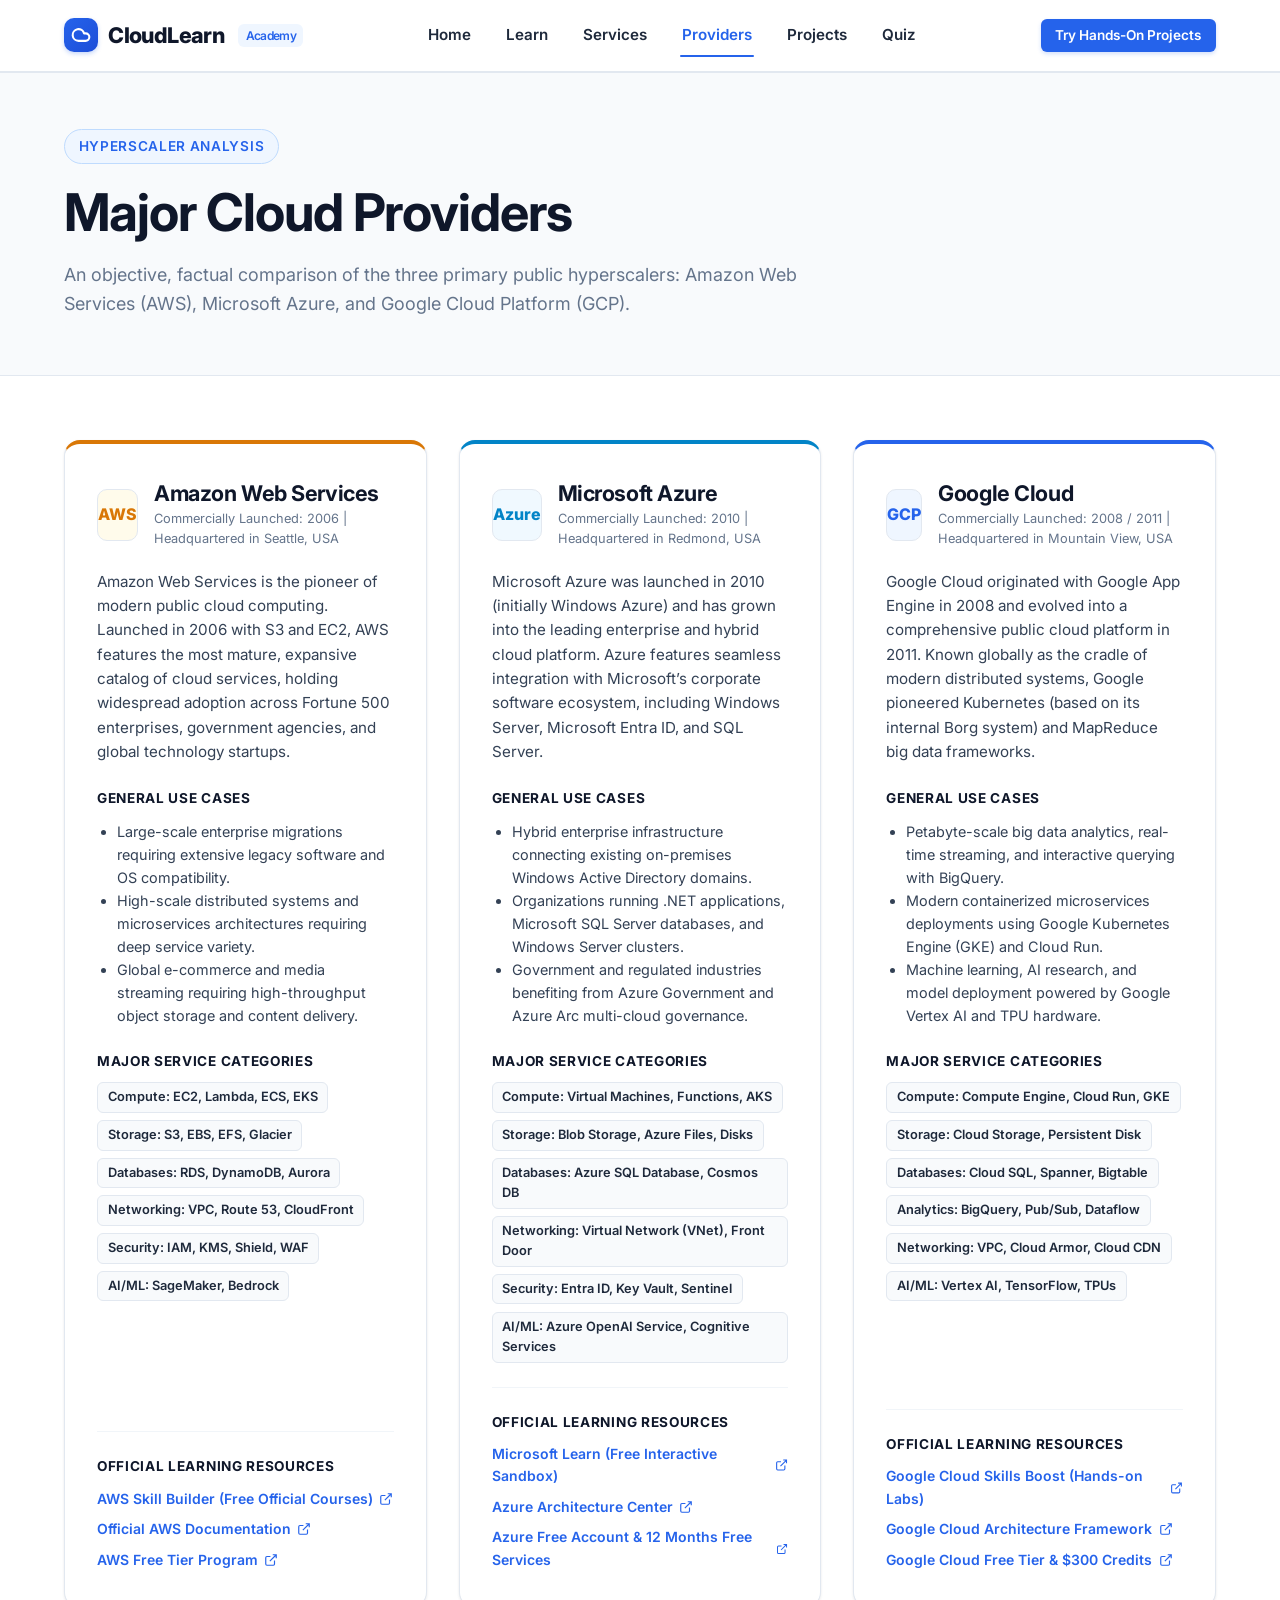
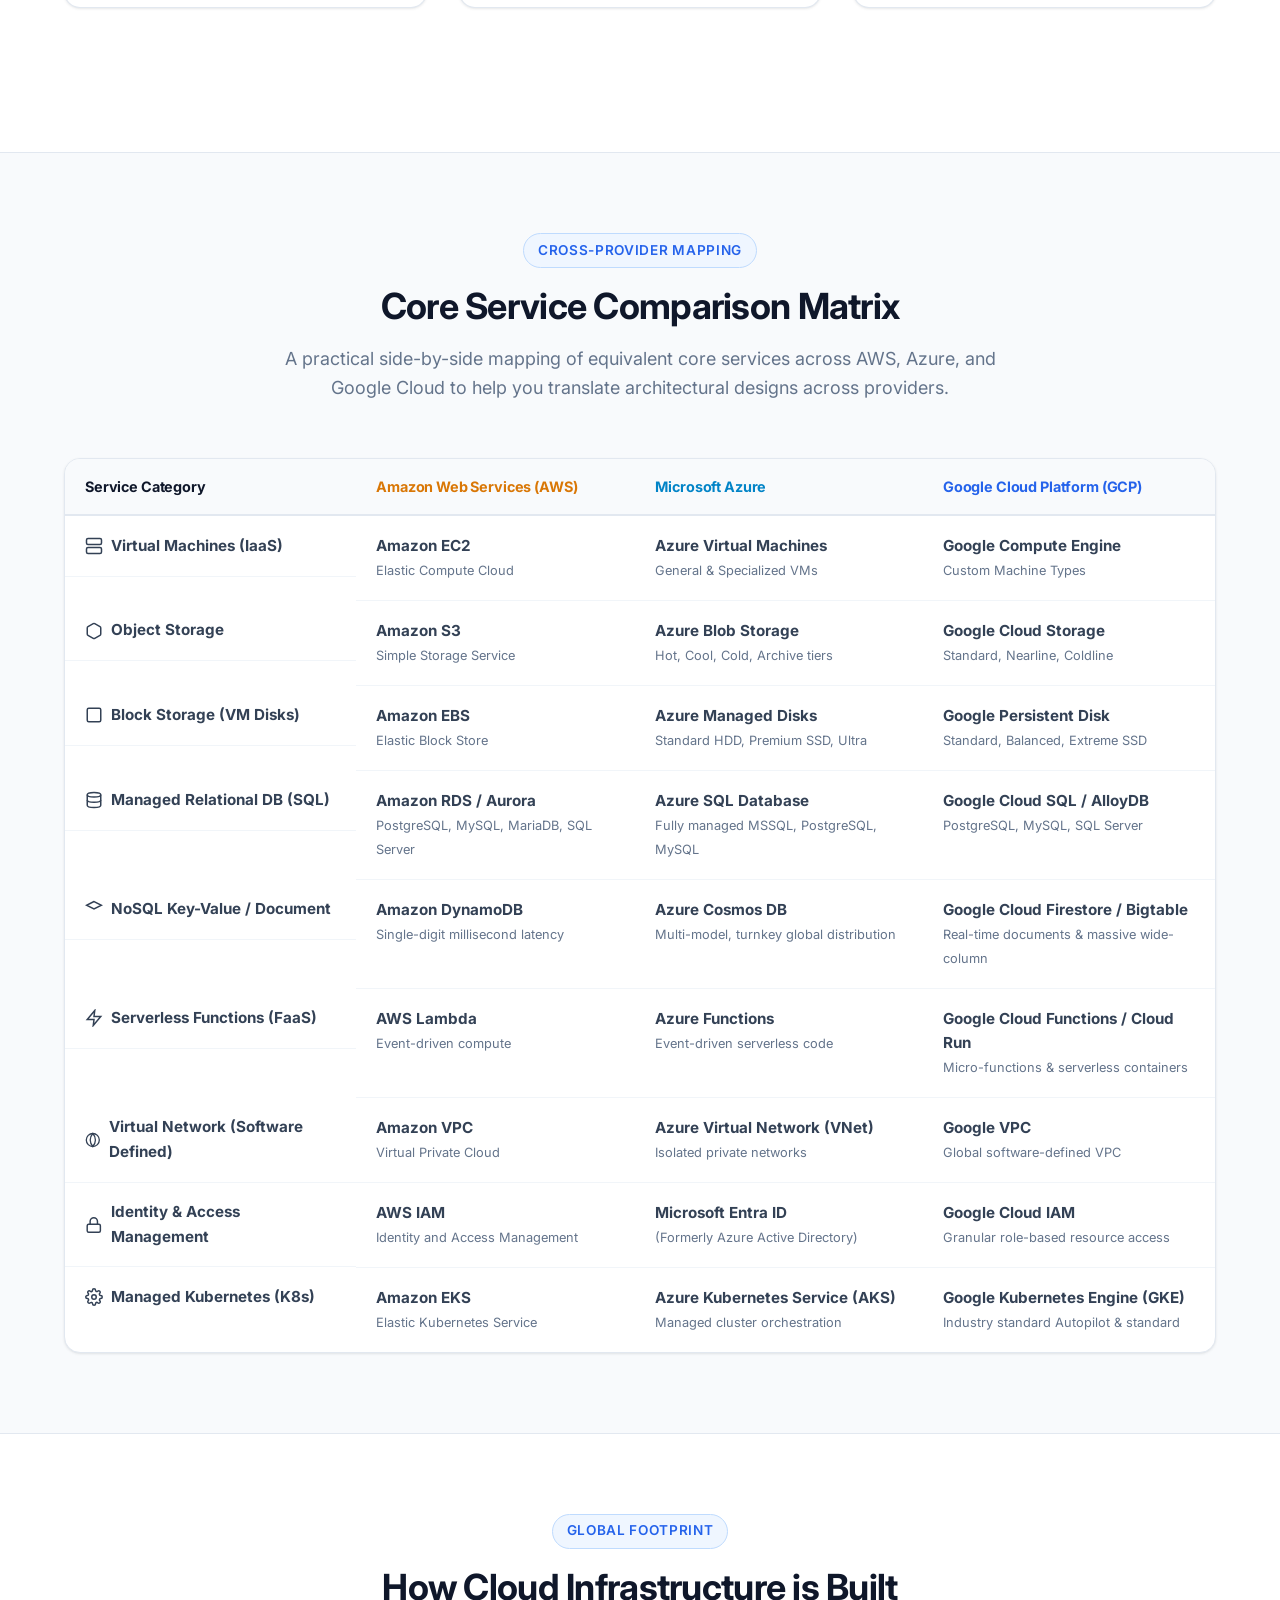
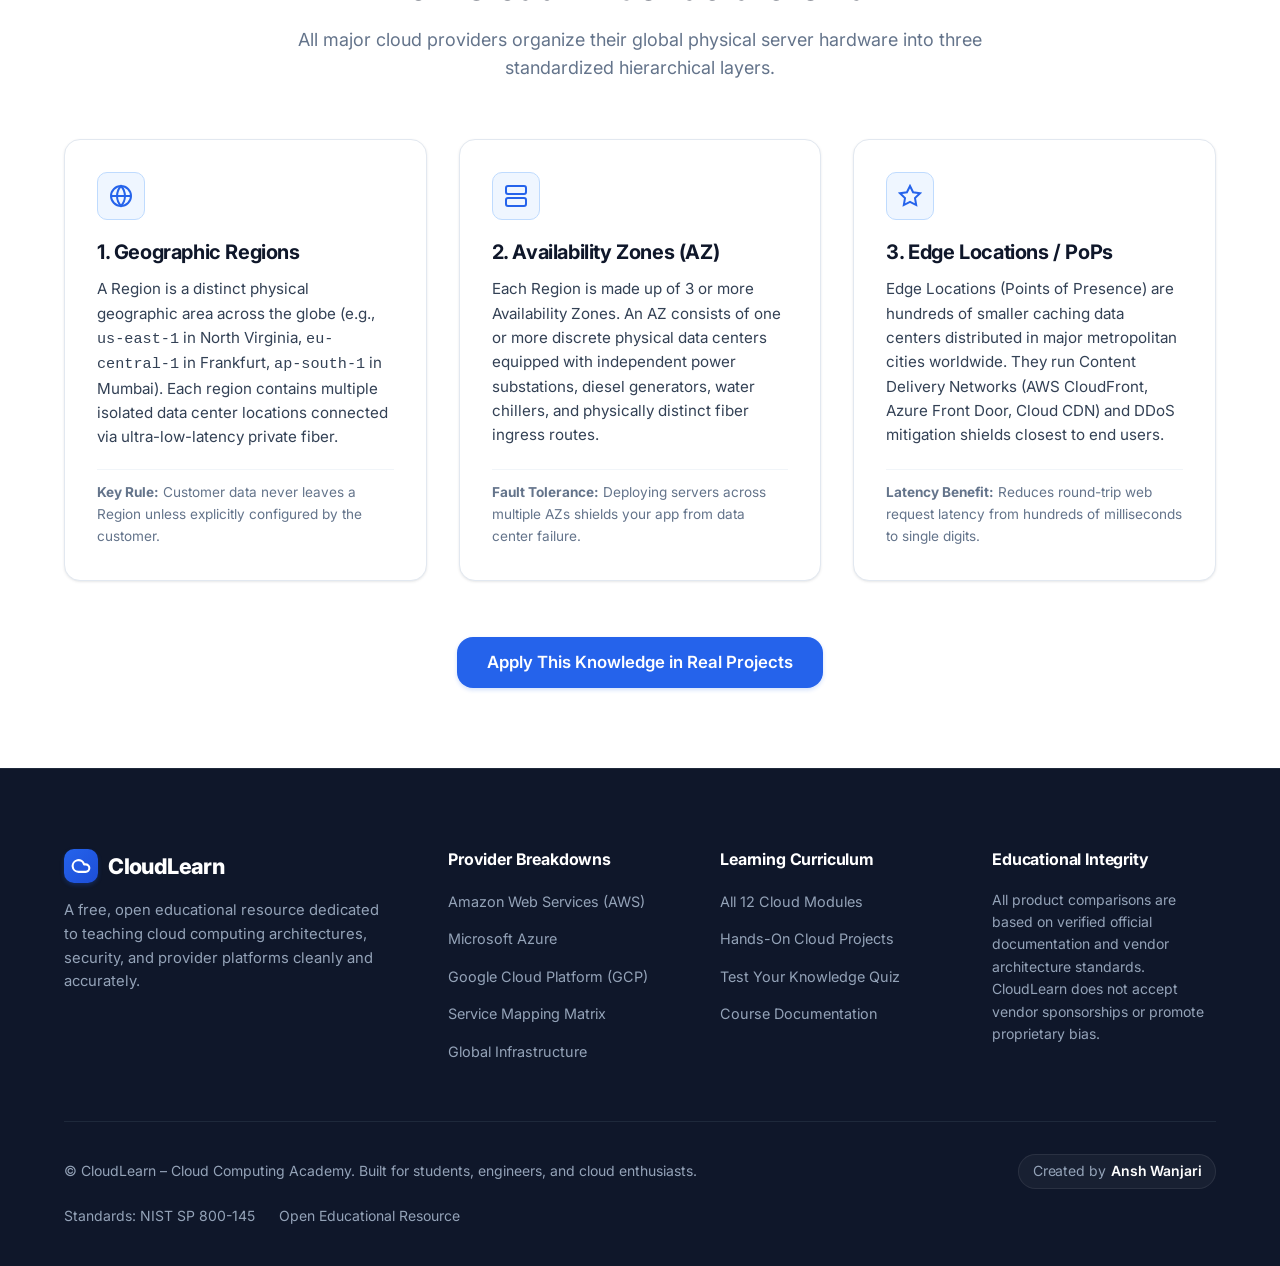
<file: cloudlearn/providers.html>
<!DOCTYPE html>
<html lang="en">
<head>
  <meta charset="UTF-8">
  <meta name="viewport" content="width=device-width, initial-scale=1.0">
  <meta name="description" content="Compare the major public cloud providers: Amazon Web Services (AWS), Microsoft Azure, and Google Cloud Platform (GCP). Factual service mappings, use cases, and official learning resources.">
  <meta name="keywords" content="AWS, Microsoft Azure, Google Cloud, GCP, cloud provider comparison, EC2, S3, Azure VM, Blob, Compute Engine">
  <meta name="author" content="CloudLearn Academy">
  <title>Major Cloud Providers Compared | CloudLearn Academy</title>
  <link rel="preconnect" href="https://fonts.googleapis.com">
  <link rel="preconnect" href="https://fonts.gstatic.com" crossorigin>
  <link href="https://fonts.googleapis.com/css2?family=Inter:wght@400;500;600;700;800&family=JetBrains+Mono:wght@400;500;600&display=swap" rel="stylesheet">
  <link rel="stylesheet" href="css/style.css">
</head>
<body>
  <a href="#main-content" class="skip-link">Skip to main content</a>

  <!-- Header / Navigation Bar -->
  <header class="header" id="site-header">
    <div class="container nav-container">
      <a href="index.html" class="logo" aria-label="CloudLearn Home">
        <div class="logo-icon">
          <svg width="20" height="20" viewBox="0 0 24 24" fill="none" stroke="currentColor" stroke-width="2.5" stroke-linecap="round" stroke-linejoin="round">
            <path d="M17.5 19H9a7 7 0 1 1 6.71-9h1.79a4.5 4.5 0 1 1 0 9Z"></path>
          </svg>
        </div>
        <span>CloudLearn</span>
        <span class="logo-badge">Academy</span>
      </a>

      <!-- Desktop Navigation Links -->
      <nav aria-label="Primary Navigation">
        <ul class="nav-links">
          <li><a href="index.html" class="nav-link">Home</a></li>
          <li><a href="learn.html" class="nav-link">Learn</a></li>
          <li><a href="learn.html#service-models" class="nav-link">Services</a></li>
          <li><a href="providers.html" class="nav-link active">Providers</a></li>
          <li><a href="projects.html" class="nav-link">Projects</a></li>
          <li><a href="quiz.html" class="nav-link">Quiz</a></li>
        </ul>
      </nav>

      <div class="nav-actions">
        <a href="projects.html" class="btn btn-primary btn-sm">Try Hands-On Projects</a>
        <button type="button" class="mobile-toggle" aria-label="Toggle navigation menu" aria-expanded="false" aria-controls="mobile-nav-drawer">
          <svg width="24" height="24" viewBox="0 0 24 24" fill="none" stroke="currentColor" stroke-width="2" stroke-linecap="round" stroke-linejoin="round">
            <line x1="4" y1="8" x2="20" y2="8"></line>
            <line x1="4" y1="16" x2="20" y2="16"></line>
          </svg>
        </button>
      </div>
    </div>
  </header>

  <!-- Mobile Drawer Menu -->
  <div class="mobile-nav" id="mobile-nav-drawer" aria-label="Mobile Navigation">
    <ul class="mobile-nav-links">
      <li><a href="index.html" class="mobile-nav-link">Home</a></li>
      <li><a href="learn.html" class="mobile-nav-link">Learn Topics</a></li>
      <li><a href="learn.html#service-models" class="mobile-nav-link">Service Models</a></li>
      <li><a href="providers.html" class="mobile-nav-link active">Cloud Providers</a></li>
      <li><a href="projects.html" class="mobile-nav-link">Hands-On Projects</a></li>
      <li><a href="quiz.html" class="mobile-nav-link">Knowledge Quiz</a></li>
    </ul>
  </div>

  <main id="main-content" class="main-content">

    <!-- Page Header Banner -->
    <section class="section section-alt" style="padding: 3.5rem 0;" aria-labelledby="providers-page-heading">
      <div class="container">
        <div class="section-header text-left" style="margin-bottom: 0;">
          <div class="section-tag">Hyperscaler Analysis</div>
          <h1 id="providers-page-heading" class="section-title">Major Cloud Providers</h1>
          <p class="section-subtitle">
            An objective, factual comparison of the three primary public hyperscalers: Amazon Web Services (AWS), Microsoft Azure, and Google Cloud Platform (GCP).
          </p>
        </div>
      </div>
    </section>

    <!-- Detailed Provider Cards -->
    <section class="section" style="padding-top: 4rem;">
      <div class="container">
        <div class="provider-cards-grid">

          <!-- 1. Amazon Web Services (AWS) -->
          <article class="provider-card aws" id="aws-deep-dive">
            <div class="provider-header">
              <div class="provider-logo-box">AWS</div>
              <div>
                <h2 class="provider-name">Amazon Web Services</h2>
                <div class="provider-launch">Commercially Launched: 2006 | Headquartered in Seattle, USA</div>
              </div>
            </div>

            <p class="provider-desc">
              Amazon Web Services is the pioneer of modern public cloud computing. Launched in 2006 with S3 and EC2, AWS features the most mature, expansive catalog of cloud services, holding widespread adoption across Fortune 500 enterprises, government agencies, and global technology startups.
            </p>

            <div>
              <div class="provider-section-title">General Use Cases</div>
              <ul style="font-size:0.9rem; line-height:1.6; margin-bottom:1.5rem; color:var(--color-text-main);">
                <li>Large-scale enterprise migrations requiring extensive legacy software and OS compatibility.</li>
                <li>High-scale distributed systems and microservices architectures requiring deep service variety.</li>
                <li>Global e-commerce and media streaming requiring high-throughput object storage and content delivery.</li>
              </ul>
            </div>

            <div>
              <div class="provider-section-title">Major Service Categories</div>
              <div class="service-tag-list">
                <span class="service-tag">Compute: EC2, Lambda, ECS, EKS</span>
                <span class="service-tag">Storage: S3, EBS, EFS, Glacier</span>
                <span class="service-tag">Databases: RDS, DynamoDB, Aurora</span>
                <span class="service-tag">Networking: VPC, Route 53, CloudFront</span>
                <span class="service-tag">Security: IAM, KMS, Shield, WAF</span>
                <span class="service-tag">AI/ML: SageMaker, Bedrock</span>
              </div>
            </div>

            <div class="provider-resources">
              <div class="provider-section-title">Official Learning Resources</div>
              <ul style="list-style:none; padding:0; display:flex; flex-direction:column; gap:0.5rem; font-size:0.875rem;">
                <li>
                  <a href="https://aws.amazon.com/training/" target="_blank" rel="noopener noreferrer" style="display:inline-flex; align-items:center; gap:0.4rem; font-weight:600;">
                    <span>AWS Skill Builder (Free Official Courses)</span>
                    <svg width="14" height="14" viewBox="0 0 24 24" fill="none" stroke="currentColor" stroke-width="2"><path d="M18 13v6a2 2 0 0 1-2 2H5a2 2 0 0 1-2-2V8a2 2 0 0 1 2-2h6M15 3h6v6M10 14L21 3"/></svg>
                  </a>
                </li>
                <li>
                  <a href="https://docs.aws.amazon.com/" target="_blank" rel="noopener noreferrer" style="display:inline-flex; align-items:center; gap:0.4rem; font-weight:600;">
                    <span>Official AWS Documentation</span>
                    <svg width="14" height="14" viewBox="0 0 24 24" fill="none" stroke="currentColor" stroke-width="2"><path d="M18 13v6a2 2 0 0 1-2 2H5a2 2 0 0 1-2-2V8a2 2 0 0 1 2-2h6M15 3h6v6M10 14L21 3"/></svg>
                  </a>
                </li>
                <li>
                  <a href="https://aws.amazon.com/free/" target="_blank" rel="noopener noreferrer" style="display:inline-flex; align-items:center; gap:0.4rem; font-weight:600;">
                    <span>AWS Free Tier Program</span>
                    <svg width="14" height="14" viewBox="0 0 24 24" fill="none" stroke="currentColor" stroke-width="2"><path d="M18 13v6a2 2 0 0 1-2 2H5a2 2 0 0 1-2-2V8a2 2 0 0 1 2-2h6M15 3h6v6M10 14L21 3"/></svg>
                  </a>
                </li>
              </ul>
            </div>
          </article>

          <!-- 2. Microsoft Azure -->
          <article class="provider-card azure" id="azure-deep-dive">
            <div class="provider-header">
              <div class="provider-logo-box">Azure</div>
              <div>
                <h2 class="provider-name">Microsoft Azure</h2>
                <div class="provider-launch">Commercially Launched: 2010 | Headquartered in Redmond, USA</div>
              </div>
            </div>

            <p class="provider-desc">
              Microsoft Azure was launched in 2010 (initially Windows Azure) and has grown into the leading enterprise and hybrid cloud platform. Azure features seamless integration with Microsoft’s corporate software ecosystem, including Windows Server, Microsoft Entra ID, and SQL Server.
            </p>

            <div>
              <div class="provider-section-title">General Use Cases</div>
              <ul style="font-size:0.9rem; line-height:1.6; margin-bottom:1.5rem; color:var(--color-text-main);">
                <li>Hybrid enterprise infrastructure connecting existing on-premises Windows Active Directory domains.</li>
                <li>Organizations running .NET applications, Microsoft SQL Server databases, and Windows Server clusters.</li>
                <li>Government and regulated industries benefiting from Azure Government and Azure Arc multi-cloud governance.</li>
              </ul>
            </div>

            <div>
              <div class="provider-section-title">Major Service Categories</div>
              <div class="service-tag-list">
                <span class="service-tag">Compute: Virtual Machines, Functions, AKS</span>
                <span class="service-tag">Storage: Blob Storage, Azure Files, Disks</span>
                <span class="service-tag">Databases: Azure SQL Database, Cosmos DB</span>
                <span class="service-tag">Networking: Virtual Network (VNet), Front Door</span>
                <span class="service-tag">Security: Entra ID, Key Vault, Sentinel</span>
                <span class="service-tag">AI/ML: Azure OpenAI Service, Cognitive Services</span>
              </div>
            </div>

            <div class="provider-resources">
              <div class="provider-section-title">Official Learning Resources</div>
              <ul style="list-style:none; padding:0; display:flex; flex-direction:column; gap:0.5rem; font-size:0.875rem;">
                <li>
                  <a href="https://learn.microsoft.com/en-us/training/azure/" target="_blank" rel="noopener noreferrer" style="display:inline-flex; align-items:center; gap:0.4rem; font-weight:600;">
                    <span>Microsoft Learn (Free Interactive Sandbox)</span>
                    <svg width="14" height="14" viewBox="0 0 24 24" fill="none" stroke="currentColor" stroke-width="2"><path d="M18 13v6a2 2 0 0 1-2 2H5a2 2 0 0 1-2-2V8a2 2 0 0 1 2-2h6M15 3h6v6M10 14L21 3"/></svg>
                  </a>
                </li>
                <li>
                  <a href="https://learn.microsoft.com/en-us/azure/architecture/" target="_blank" rel="noopener noreferrer" style="display:inline-flex; align-items:center; gap:0.4rem; font-weight:600;">
                    <span>Azure Architecture Center</span>
                    <svg width="14" height="14" viewBox="0 0 24 24" fill="none" stroke="currentColor" stroke-width="2"><path d="M18 13v6a2 2 0 0 1-2 2H5a2 2 0 0 1-2-2V8a2 2 0 0 1 2-2h6M15 3h6v6M10 14L21 3"/></svg>
                  </a>
                </li>
                <li>
                  <a href="https://azure.microsoft.com/en-us/free/" target="_blank" rel="noopener noreferrer" style="display:inline-flex; align-items:center; gap:0.4rem; font-weight:600;">
                    <span>Azure Free Account & 12 Months Free Services</span>
                    <svg width="14" height="14" viewBox="0 0 24 24" fill="none" stroke="currentColor" stroke-width="2"><path d="M18 13v6a2 2 0 0 1-2 2H5a2 2 0 0 1-2-2V8a2 2 0 0 1 2-2h6M15 3h6v6M10 14L21 3"/></svg>
                  </a>
                </li>
              </ul>
            </div>
          </article>

          <!-- 3. Google Cloud Platform (GCP) -->
          <article class="provider-card gcp" id="gcp-deep-dive">
            <div class="provider-header">
              <div class="provider-logo-box">GCP</div>
              <div>
                <h2 class="provider-name">Google Cloud</h2>
                <div class="provider-launch">Commercially Launched: 2008 / 2011 | Headquartered in Mountain View, USA</div>
              </div>
            </div>

            <p class="provider-desc">
              Google Cloud originated with Google App Engine in 2008 and evolved into a comprehensive public cloud platform in 2011. Known globally as the cradle of modern distributed systems, Google pioneered Kubernetes (based on its internal Borg system) and MapReduce big data frameworks.
            </p>

            <div>
              <div class="provider-section-title">General Use Cases</div>
              <ul style="font-size:0.9rem; line-height:1.6; margin-bottom:1.5rem; color:var(--color-text-main);">
                <li>Petabyte-scale big data analytics, real-time streaming, and interactive querying with BigQuery.</li>
                <li>Modern containerized microservices deployments using Google Kubernetes Engine (GKE) and Cloud Run.</li>
                <li>Machine learning, AI research, and model deployment powered by Google Vertex AI and TPU hardware.</li>
              </ul>
            </div>

            <div>
              <div class="provider-section-title">Major Service Categories</div>
              <div class="service-tag-list">
                <span class="service-tag">Compute: Compute Engine, Cloud Run, GKE</span>
                <span class="service-tag">Storage: Cloud Storage, Persistent Disk</span>
                <span class="service-tag">Databases: Cloud SQL, Spanner, Bigtable</span>
                <span class="service-tag">Analytics: BigQuery, Pub/Sub, Dataflow</span>
                <span class="service-tag">Networking: VPC, Cloud Armor, Cloud CDN</span>
                <span class="service-tag">AI/ML: Vertex AI, TensorFlow, TPUs</span>
              </div>
            </div>

            <div class="provider-resources">
              <div class="provider-section-title">Official Learning Resources</div>
              <ul style="list-style:none; padding:0; display:flex; flex-direction:column; gap:0.5rem; font-size:0.875rem;">
                <li>
                  <a href="https://www.cloudskillsboost.google/" target="_blank" rel="noopener noreferrer" style="display:inline-flex; align-items:center; gap:0.4rem; font-weight:600;">
                    <span>Google Cloud Skills Boost (Hands-on Labs)</span>
                    <svg width="14" height="14" viewBox="0 0 24 24" fill="none" stroke="currentColor" stroke-width="2"><path d="M18 13v6a2 2 0 0 1-2 2H5a2 2 0 0 1-2-2V8a2 2 0 0 1 2-2h6M15 3h6v6M10 14L21 3"/></svg>
                  </a>
                </li>
                <li>
                  <a href="https://cloud.google.com/architecture" target="_blank" rel="noopener noreferrer" style="display:inline-flex; align-items:center; gap:0.4rem; font-weight:600;">
                    <span>Google Cloud Architecture Framework</span>
                    <svg width="14" height="14" viewBox="0 0 24 24" fill="none" stroke="currentColor" stroke-width="2"><path d="M18 13v6a2 2 0 0 1-2 2H5a2 2 0 0 1-2-2V8a2 2 0 0 1 2-2h6M15 3h6v6M10 14L21 3"/></svg>
                  </a>
                </li>
                <li>
                  <a href="https://cloud.google.com/free" target="_blank" rel="noopener noreferrer" style="display:inline-flex; align-items:center; gap:0.4rem; font-weight:600;">
                    <span>Google Cloud Free Tier & $300 Credits</span>
                    <svg width="14" height="14" viewBox="0 0 24 24" fill="none" stroke="currentColor" stroke-width="2"><path d="M18 13v6a2 2 0 0 1-2 2H5a2 2 0 0 1-2-2V8a2 2 0 0 1 2-2h6M15 3h6v6M10 14L21 3"/></svg>
                  </a>
                </li>
              </ul>
            </div>
          </article>

        </div>
      </div>
    </section>

    <!-- Side-by-Side Service Comparison Matrix Table -->
    <section class="section section-alt" id="service-matrix" aria-labelledby="matrix-heading">
      <div class="container">
        <div class="section-header">
          <div class="section-tag">Cross-Provider Mapping</div>
          <h2 id="matrix-heading" class="section-title">Core Service Comparison Matrix</h2>
          <p class="section-subtitle">
            A practical side-by-side mapping of equivalent core services across AWS, Azure, and Google Cloud to help you translate architectural designs across providers.
          </p>
        </div>

        <div class="table-responsive">
          <table class="comparison-table" summary="Side by side comparison of equivalent cloud services across AWS, Microsoft Azure, and Google Cloud">
            <thead>
              <tr>
                <th scope="col" style="min-width: 180px;">Service Category</th>
                <th scope="col" style="min-width: 220px; color:var(--color-aws-accent);">Amazon Web Services (AWS)</th>
                <th scope="col" style="min-width: 220px; color:var(--color-azure-accent);">Microsoft Azure</th>
                <th scope="col" style="min-width: 220px; color:var(--color-gcp-accent);">Google Cloud Platform (GCP)</th>
              </tr>
            </thead>
            <tbody>
              <tr>
                <td class="table-category-cell">
                  <svg width="18" height="18" viewBox="0 0 24 24" fill="none" stroke="currentColor" stroke-width="2"><rect x="2" y="2" width="20" height="8" rx="2"/><rect x="2" y="14" width="20" height="8" rx="2"/></svg>
                  Virtual Machines (IaaS)
                </td>
                <td><strong>Amazon EC2</strong><br><span style="font-size:0.8rem; color:var(--color-text-muted);">Elastic Compute Cloud</span></td>
                <td><strong>Azure Virtual Machines</strong><br><span style="font-size:0.8rem; color:var(--color-text-muted);">General & Specialized VMs</span></td>
                <td><strong>Google Compute Engine</strong><br><span style="font-size:0.8rem; color:var(--color-text-muted);">Custom Machine Types</span></td>
              </tr>
              <tr>
                <td class="table-category-cell">
                  <svg width="18" height="18" viewBox="0 0 24 24" fill="none" stroke="currentColor" stroke-width="2"><path d="M21 16V8a2 2 0 0 0-1-1.73l-7-4a2 2 0 0 0-2 0l-7 4A2 2 0 0 0 3 8v8a2 2 0 0 0 1 1.73l7 4a2 2 0 0 0 2 0l7-4A2 2 0 0 0 21 16z"/></svg>
                  Object Storage
                </td>
                <td><strong>Amazon S3</strong><br><span style="font-size:0.8rem; color:var(--color-text-muted);">Simple Storage Service</span></td>
                <td><strong>Azure Blob Storage</strong><br><span style="font-size:0.8rem; color:var(--color-text-muted);">Hot, Cool, Cold, Archive tiers</span></td>
                <td><strong>Google Cloud Storage</strong><br><span style="font-size:0.8rem; color:var(--color-text-muted);">Standard, Nearline, Coldline</span></td>
              </tr>
              <tr>
                <td class="table-category-cell">
                  <svg width="18" height="18" viewBox="0 0 24 24" fill="none" stroke="currentColor" stroke-width="2"><rect x="3" y="3" width="18" height="18" rx="2"/></svg>
                  Block Storage (VM Disks)
                </td>
                <td><strong>Amazon EBS</strong><br><span style="font-size:0.8rem; color:var(--color-text-muted);">Elastic Block Store</span></td>
                <td><strong>Azure Managed Disks</strong><br><span style="font-size:0.8rem; color:var(--color-text-muted);">Standard HDD, Premium SSD, Ultra</span></td>
                <td><strong>Google Persistent Disk</strong><br><span style="font-size:0.8rem; color:var(--color-text-muted);">Standard, Balanced, Extreme SSD</span></td>
              </tr>
              <tr>
                <td class="table-category-cell">
                  <svg width="18" height="18" viewBox="0 0 24 24" fill="none" stroke="currentColor" stroke-width="2"><ellipse cx="12" cy="5" rx="9" ry="3"/><path d="M21 12c0 1.66-4 3-9 3s-9-1.34-9-3"/><path d="M3 5v14c0 1.66 4 3 9 3s9-1.34 9-3V5"/></svg>
                  Managed Relational DB (SQL)
                </td>
                <td><strong>Amazon RDS / Aurora</strong><br><span style="font-size:0.8rem; color:var(--color-text-muted);">PostgreSQL, MySQL, MariaDB, SQL Server</span></td>
                <td><strong>Azure SQL Database</strong><br><span style="font-size:0.8rem; color:var(--color-text-muted);">Fully managed MSSQL, PostgreSQL, MySQL</span></td>
                <td><strong>Google Cloud SQL / AlloyDB</strong><br><span style="font-size:0.8rem; color:var(--color-text-muted);">PostgreSQL, MySQL, SQL Server</span></td>
              </tr>
              <tr>
                <td class="table-category-cell">
                  <svg width="18" height="18" viewBox="0 0 24 24" fill="none" stroke="currentColor" stroke-width="2"><polygon points="12 2 2 7 12 12 22 7 12 2"/></svg>
                  NoSQL Key-Value / Document
                </td>
                <td><strong>Amazon DynamoDB</strong><br><span style="font-size:0.8rem; color:var(--color-text-muted);">Single-digit millisecond latency</span></td>
                <td><strong>Azure Cosmos DB</strong><br><span style="font-size:0.8rem; color:var(--color-text-muted);">Multi-model, turnkey global distribution</span></td>
                <td><strong>Google Cloud Firestore / Bigtable</strong><br><span style="font-size:0.8rem; color:var(--color-text-muted);">Real-time documents & massive wide-column</span></td>
              </tr>
              <tr>
                <td class="table-category-cell">
                  <svg width="18" height="18" viewBox="0 0 24 24" fill="none" stroke="currentColor" stroke-width="2"><polygon points="13 2 3 14 12 14 11 22 21 10 12 10 13 2"/></svg>
                  Serverless Functions (FaaS)
                </td>
                <td><strong>AWS Lambda</strong><br><span style="font-size:0.8rem; color:var(--color-text-muted);">Event-driven compute</span></td>
                <td><strong>Azure Functions</strong><br><span style="font-size:0.8rem; color:var(--color-text-muted);">Event-driven serverless code</span></td>
                <td><strong>Google Cloud Functions / Cloud Run</strong><br><span style="font-size:0.8rem; color:var(--color-text-muted);">Micro-functions & serverless containers</span></td>
              </tr>
              <tr>
                <td class="table-category-cell">
                  <svg width="18" height="18" viewBox="0 0 24 24" fill="none" stroke="currentColor" stroke-width="2"><circle cx="12" cy="12" r="10"/><path d="M12 2a15.3 15.3 0 0 1 4 10 15.3 15.3 0 0 1-4 10 15.3 15.3 0 0 1-4-10 15.3 15.3 0 0 1 4-10z"/></svg>
                  Virtual Network (Software Defined)
                </td>
                <td><strong>Amazon VPC</strong><br><span style="font-size:0.8rem; color:var(--color-text-muted);">Virtual Private Cloud</span></td>
                <td><strong>Azure Virtual Network (VNet)</strong><br><span style="font-size:0.8rem; color:var(--color-text-muted);">Isolated private networks</span></td>
                <td><strong>Google VPC</strong><br><span style="font-size:0.8rem; color:var(--color-text-muted);">Global software-defined VPC</span></td>
              </tr>
              <tr>
                <td class="table-category-cell">
                  <svg width="18" height="18" viewBox="0 0 24 24" fill="none" stroke="currentColor" stroke-width="2"><rect x="3" y="11" width="18" height="11" rx="2"/><path d="M7 11V7a5 5 0 0 1 10 0v4"/></svg>
                  Identity & Access Management
                </td>
                <td><strong>AWS IAM</strong><br><span style="font-size:0.8rem; color:var(--color-text-muted);">Identity and Access Management</span></td>
                <td><strong>Microsoft Entra ID</strong><br><span style="font-size:0.8rem; color:var(--color-text-muted);">(Formerly Azure Active Directory)</span></td>
                <td><strong>Google Cloud IAM</strong><br><span style="font-size:0.8rem; color:var(--color-text-muted);">Granular role-based resource access</span></td>
              </tr>
              <tr>
                <td class="table-category-cell">
                  <svg width="18" height="18" viewBox="0 0 24 24" fill="none" stroke="currentColor" stroke-width="2"><circle cx="12" cy="12" r="3"/><path d="M19.4 15a1.65 1.65 0 0 0 .33 1.82l.06.06a2 2 0 0 1 0 2.83 2 2 0 0 1-2.83 0l-.06-.06a1.65 1.65 0 0 0-1.82-.33 1.65 1.65 0 0 0-1 1.51V21a2 2 0 0 1-2 2 2 2 0 0 1-2-2v-.09A1.65 1.65 0 0 0 9 19.4a1.65 1.65 0 0 0-1.82.33l-.06.06a2 2 0 0 1-2.83 0 2 2 0 0 1 0-2.83l.06-.06a1.65 1.65 0 0 0 .33-1.82 1.65 1.65 0 0 0-1.51-1H3a2 2 0 0 1-2-2 2 2 0 0 1 2-2h.09A1.65 1.65 0 0 0 4.6 9a1.65 1.65 0 0 0-.33-1.82l-.06-.06a2 2 0 0 1 0-2.83 2 2 0 0 1 2.83 0l.06.06a1.65 1.65 0 0 0 1.82.33H9a1.65 1.65 0 0 0 1-1.51V3a2 2 0 0 1 2-2 2 2 0 0 1 2 2v.09a1.65 1.65 0 0 0 1 1.51 1.65 1.65 0 0 0 1.82-.33l.06-.06a2 2 0 0 1 2.83 0 2 2 0 0 1 0 2.83l-.06.06a1.65 1.65 0 0 0-.33 1.82V9a1.65 1.65 0 0 0 1.51 1H21a2 2 0 0 1 2 2 2 2 0 0 1-2 2h-.09a1.65 1.65 0 0 0-1.51 1z"/></svg>
                  Managed Kubernetes (K8s)
                </td>
                <td><strong>Amazon EKS</strong><br><span style="font-size:0.8rem; color:var(--color-text-muted);">Elastic Kubernetes Service</span></td>
                <td><strong>Azure Kubernetes Service (AKS)</strong><br><span style="font-size:0.8rem; color:var(--color-text-muted);">Managed cluster orchestration</span></td>
                <td><strong>Google Kubernetes Engine (GKE)</strong><br><span style="font-size:0.8rem; color:var(--color-text-muted);">Industry standard Autopilot & standard</span></td>
              </tr>
            </tbody>
          </table>
        </div>
      </div>
    </section>

    <!-- Global Infrastructure Concept Section -->
    <section class="section" id="infrastructure" aria-labelledby="infra-heading">
      <div class="container">
        <div class="section-header">
          <div class="section-tag">Global Footprint</div>
          <h2 id="infra-heading" class="section-title">How Cloud Infrastructure is Built</h2>
          <p class="section-subtitle">
            All major cloud providers organize their global physical server hardware into three standardized hierarchical layers.
          </p>
        </div>

        <div class="grid-3">
          <div class="card">
            <div class="card-icon">
              <svg width="24" height="24" viewBox="0 0 24 24" fill="none" stroke="currentColor" stroke-width="2"><circle cx="12" cy="12" r="10"/><line x1="2" y1="12" x2="22" y2="12"/><path d="M12 2a15.3 15.3 0 0 1 4 10 15.3 15.3 0 0 1-4 10 15.3 15.3 0 0 1-4-10 15.3 15.3 0 0 1 4-10z"/></svg>
            </div>
            <h3 class="card-title">1. Geographic Regions</h3>
            <p class="card-desc">
              A Region is a distinct physical geographic area across the globe (e.g., <code>us-east-1</code> in North Virginia, <code>eu-central-1</code> in Frankfurt, <code>ap-south-1</code> in Mumbai). Each region contains multiple isolated data center locations connected via ultra-low-latency private fiber.
            </p>
            <div style="font-size:0.85rem; color:var(--color-text-muted); border-top:1px solid var(--border-color-light); padding-top:0.75rem;">
              <strong>Key Rule:</strong> Customer data never leaves a Region unless explicitly configured by the customer.
            </div>
          </div>

          <div class="card">
            <div class="card-icon">
              <svg width="24" height="24" viewBox="0 0 24 24" fill="none" stroke="currentColor" stroke-width="2"><rect x="2" y="2" width="20" height="8" rx="2"/><rect x="2" y="14" width="20" height="8" rx="2"/></svg>
            </div>
            <h3 class="card-title">2. Availability Zones (AZ)</h3>
            <p class="card-desc">
              Each Region is made up of 3 or more Availability Zones. An AZ consists of one or more discrete physical data centers equipped with independent power substations, diesel generators, water chillers, and physically distinct fiber ingress routes.
            </p>
            <div style="font-size:0.85rem; color:var(--color-text-muted); border-top:1px solid var(--border-color-light); padding-top:0.75rem;">
              <strong>Fault Tolerance:</strong> Deploying servers across multiple AZs shields your app from data center failure.
            </div>
          </div>

          <div class="card">
            <div class="card-icon">
              <svg width="24" height="24" viewBox="0 0 24 24" fill="none" stroke="currentColor" stroke-width="2"><polygon points="12 2 15.09 8.26 22 9.27 17 14.14 18.18 21.02 12 17.77 5.82 21.02 7 14.14 2 9.27 8.91 8.26 12 2"/></polygon>
            </div>
            <h3 class="card-title">3. Edge Locations / PoPs</h3>
            <p class="card-desc">
              Edge Locations (Points of Presence) are hundreds of smaller caching data centers distributed in major metropolitan cities worldwide. They run Content Delivery Networks (AWS CloudFront, Azure Front Door, Cloud CDN) and DDoS mitigation shields closest to end users.
            </p>
            <div style="font-size:0.85rem; color:var(--color-text-muted); border-top:1px solid var(--border-color-light); padding-top:0.75rem;">
              <strong>Latency Benefit:</strong> Reduces round-trip web request latency from hundreds of milliseconds to single digits.
            </div>
          </div>
        </div>

        <div style="text-align: center; margin-top: 3.5rem;">
          <a href="projects.html" class="btn btn-primary btn-lg">Apply This Knowledge in Real Projects</a>
        </div>
      </div>
    </section>

  </main>

  <!-- Shared Footer -->
  <footer class="footer" role="contentinfo">
    <div class="container">
      <div class="footer-grid">
        <div class="footer-brand">
          <a href="index.html" class="logo" style="color:var(--color-white);">
            <div class="logo-icon">
              <svg width="20" height="20" viewBox="0 0 24 24" fill="none" stroke="currentColor" stroke-width="2.5" stroke-linecap="round" stroke-linejoin="round">
                <path d="M17.5 19H9a7 7 0 1 1 6.71-9h1.79a4.5 4.5 0 1 1 0 9Z"></path>
              </svg>
            </div>
            <span>CloudLearn</span>
          </a>
          <p class="footer-desc">
            A free, open educational resource dedicated to teaching cloud computing architectures, security, and provider platforms cleanly and accurately.
          </p>
        </div>

        <div>
          <h4 class="footer-heading">Provider Breakdowns</h4>
          <ul class="footer-links">
            <li><a href="#aws-deep-dive" class="footer-link">Amazon Web Services (AWS)</a></li>
            <li><a href="#azure-deep-dive" class="footer-link">Microsoft Azure</a></li>
            <li><a href="#gcp-deep-dive" class="footer-link">Google Cloud Platform (GCP)</a></li>
            <li><a href="#service-matrix" class="footer-link">Service Mapping Matrix</a></li>
            <li><a href="#infrastructure" class="footer-link">Global Infrastructure</a></li>
          </ul>
        </div>

        <div>
          <h4 class="footer-heading">Learning Curriculum</h4>
          <ul class="footer-links">
            <li><a href="learn.html" class="footer-link">All 12 Cloud Modules</a></li>
            <li><a href="projects.html" class="footer-link">Hands-On Cloud Projects</a></li>
            <li><a href="quiz.html" class="footer-link">Test Your Knowledge Quiz</a></li>
            <li><a href="README.md" class="footer-link" target="_blank" rel="noopener">Course Documentation</a></li>
          </ul>
        </div>

        <div>
          <h4 class="footer-heading">Educational Integrity</h4>
          <p style="font-size:0.875rem; line-height:1.6; color:#94a3b8;">
            All product comparisons are based on verified official documentation and vendor architecture standards. CloudLearn does not accept vendor sponsorships or promote proprietary bias.
          </p>
        </div>
      </div>

      <div class="footer-bottom">
        <div>
          &copy; CloudLearn – Cloud Computing Academy. Built for students, engineers, and cloud enthusiasts.
        </div>
        <div class="footer-creator">
          <span>Created by</span> <strong class="creator-name">Ansh Wanjari</strong>
        </div>
        <div class="footer-legal-links">
          <span>Standards: NIST SP 800-145</span>
          <span>Open Educational Resource</span>
        </div>
      </div>
    </div>
  </footer>

  <button type="button" class="back-to-top" aria-label="Back to top">
    <svg width="20" height="20" viewBox="0 0 24 24" fill="none" stroke="currentColor" stroke-width="2.5" stroke-linecap="round" stroke-linejoin="round">
      <polyline points="18 15 12 9 6 15"></polyline>
    </svg>
  </button>

  <script src="js/main.js"></script>
</body>
</html>
</file>
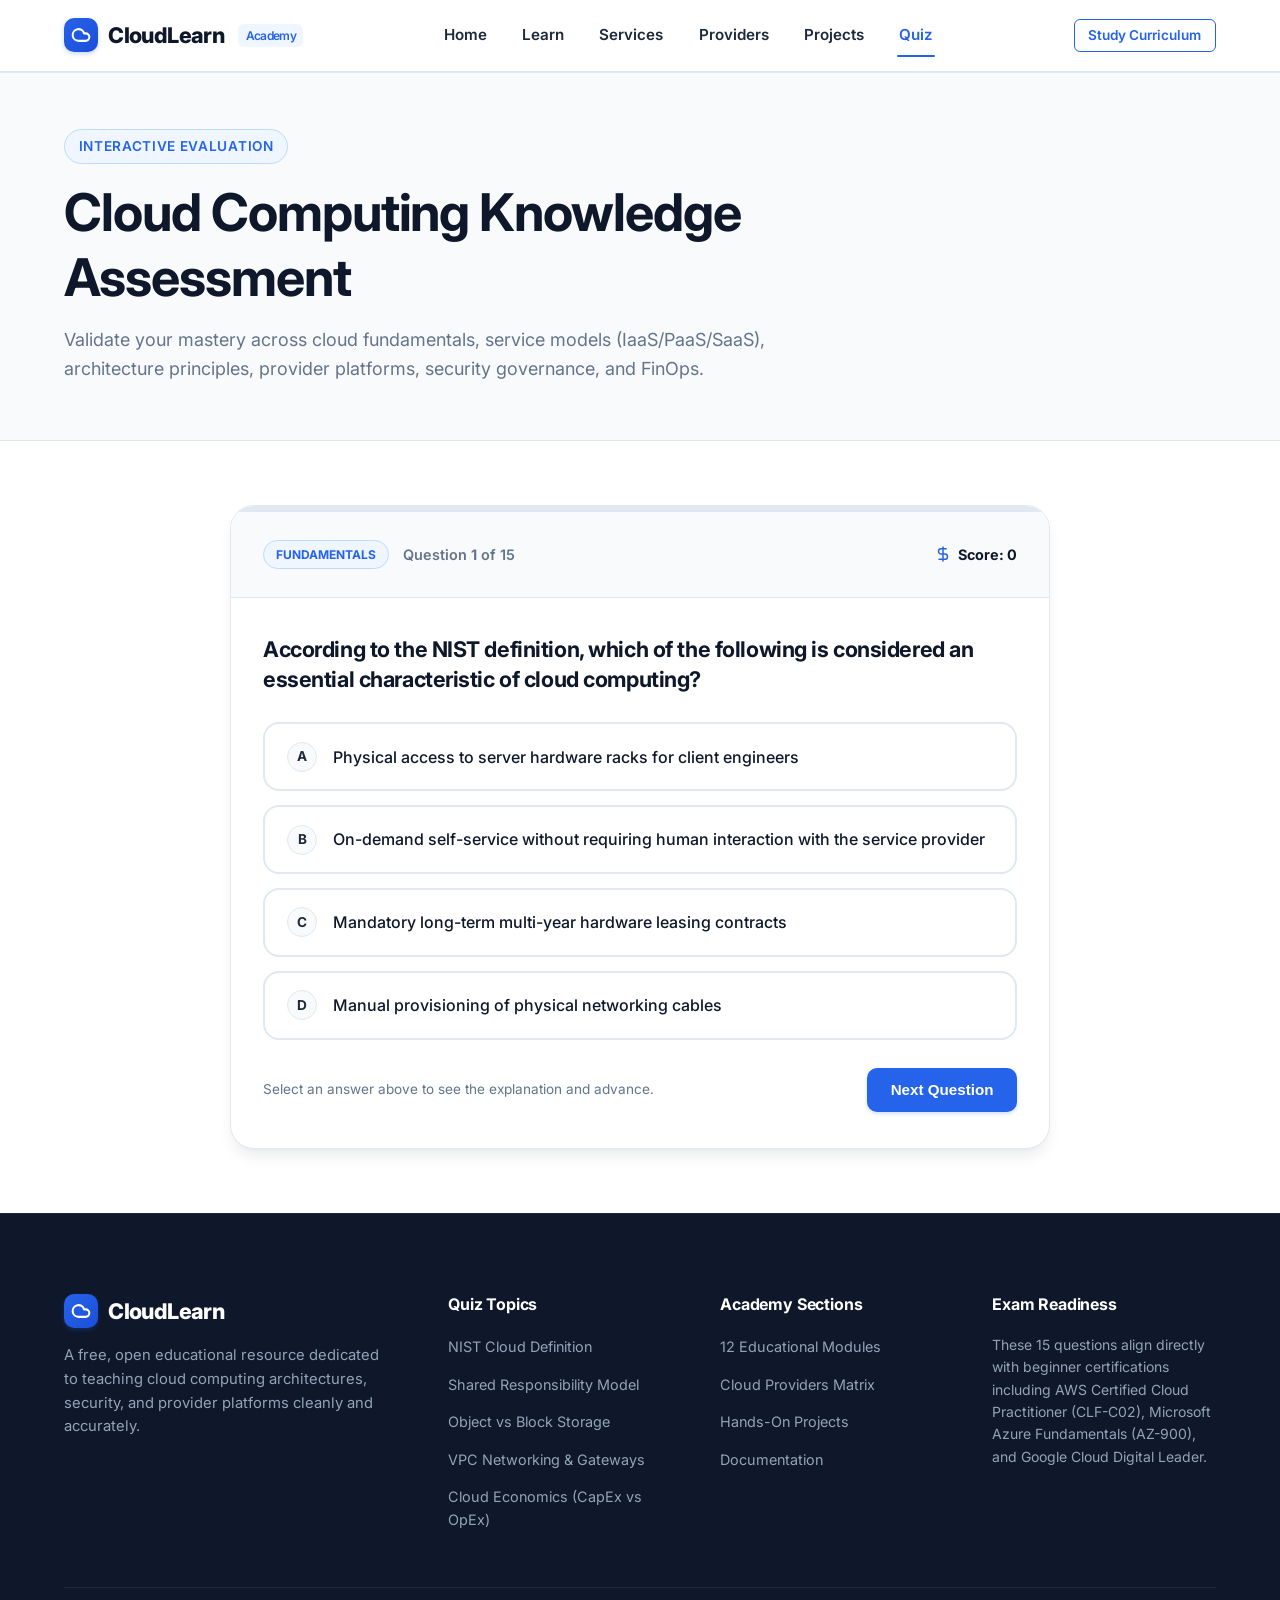
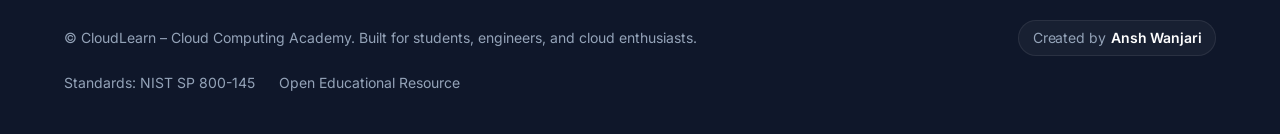
<file: cloudlearn/quiz.html>
<!DOCTYPE html>
<html lang="en">
<head>
  <meta charset="UTF-8">
  <meta name="viewport" content="width=device-width, initial-scale=1.0">
  <meta name="description" content="Test your cloud computing skills with our interactive 15-question quiz. Covers IaaS, PaaS, SaaS, AWS, Azure, GCP, VPC, cloud storage, and security architectures.">
  <meta name="keywords" content="cloud computing quiz, cloud assessment, AWS quiz, Azure quiz, IaaS PaaS SaaS quiz, cloud exam practice">
  <meta name="author" content="CloudLearn Academy">
  <title>Interactive Cloud Computing Quiz | CloudLearn Academy</title>
  <link rel="preconnect" href="https://fonts.googleapis.com">
  <link rel="preconnect" href="https://fonts.gstatic.com" crossorigin>
  <link href="https://fonts.googleapis.com/css2?family=Inter:wght@400;500;600;700;800&family=JetBrains+Mono:wght@400;500;600&display=swap" rel="stylesheet">
  <link rel="stylesheet" href="css/style.css">
</head>
<body>
  <a href="#main-content" class="skip-link">Skip to main content</a>

  <!-- Header / Navigation Bar -->
  <header class="header" id="site-header">
    <div class="container nav-container">
      <a href="index.html" class="logo" aria-label="CloudLearn Home">
        <div class="logo-icon">
          <svg width="20" height="20" viewBox="0 0 24 24" fill="none" stroke="currentColor" stroke-width="2.5" stroke-linecap="round" stroke-linejoin="round">
            <path d="M17.5 19H9a7 7 0 1 1 6.71-9h1.79a4.5 4.5 0 1 1 0 9Z"></path>
          </svg>
        </div>
        <span>CloudLearn</span>
        <span class="logo-badge">Academy</span>
      </a>

      <!-- Desktop Navigation Links -->
      <nav aria-label="Primary Navigation">
        <ul class="nav-links">
          <li><a href="index.html" class="nav-link">Home</a></li>
          <li><a href="learn.html" class="nav-link">Learn</a></li>
          <li><a href="learn.html#service-models" class="nav-link">Services</a></li>
          <li><a href="providers.html" class="nav-link">Providers</a></li>
          <li><a href="projects.html" class="nav-link">Projects</a></li>
          <li><a href="quiz.html" class="nav-link active">Quiz</a></li>
        </ul>
      </nav>

      <div class="nav-actions">
        <a href="learn.html" class="btn btn-outline btn-sm">Study Curriculum</a>
        <button type="button" class="mobile-toggle" aria-label="Toggle navigation menu" aria-expanded="false" aria-controls="mobile-nav-drawer">
          <svg width="24" height="24" viewBox="0 0 24 24" fill="none" stroke="currentColor" stroke-width="2" stroke-linecap="round" stroke-linejoin="round">
            <line x1="4" y1="8" x2="20" y2="8"></line>
            <line x1="4" y1="16" x2="20" y2="16"></line>
          </svg>
        </button>
      </div>
    </div>
  </header>

  <!-- Mobile Drawer Menu -->
  <div class="mobile-nav" id="mobile-nav-drawer" aria-label="Mobile Navigation">
    <ul class="mobile-nav-links">
      <li><a href="index.html" class="mobile-nav-link">Home</a></li>
      <li><a href="learn.html" class="mobile-nav-link">Learn Topics</a></li>
      <li><a href="learn.html#service-models" class="mobile-nav-link">Service Models</a></li>
      <li><a href="providers.html" class="mobile-nav-link">Cloud Providers</a></li>
      <li><a href="projects.html" class="mobile-nav-link">Hands-On Projects</a></li>
      <li><a href="quiz.html" class="mobile-nav-link active">Knowledge Quiz</a></li>
    </ul>
  </div>

  <main id="main-content" class="main-content">

    <!-- Page Header Banner -->
    <section class="section section-alt" style="padding: 3.5rem 0;" aria-labelledby="quiz-page-heading">
      <div class="container">
        <div class="section-header text-left" style="margin-bottom: 0;">
          <div class="section-tag">Interactive Evaluation</div>
          <h1 id="quiz-page-heading" class="section-title">Cloud Computing Knowledge Assessment</h1>
          <p class="section-subtitle">
            Validate your mastery across cloud fundamentals, service models (IaaS/PaaS/SaaS), architecture principles, provider platforms, security governance, and FinOps.
          </p>
        </div>
      </div>
    </section>

    <!-- Quiz Interactive Section -->
    <section class="section" style="padding: 4rem 0;">
      <div class="container">
        <div class="quiz-wrapper">

          <!-- Active Quiz Card -->
          <div class="quiz-card" id="quizCard" role="region" aria-label="Quiz Question Card">
            <div class="quiz-progress-bar-container" aria-hidden="true">
              <div class="quiz-progress-bar-fill" id="progressFill"></div>
            </div>

            <div class="quiz-header">
              <div class="quiz-progress-info">
                <span class="quiz-category-tag" id="categoryBadge">Fundamentals</span>
                <span class="quiz-question-counter">
                  Question <strong id="currentQNum">1</strong> of <span id="totalQNum">15</span>
                </span>
              </div>
              <div class="quiz-score-badge">
                <svg width="18" height="18" viewBox="0 0 24 24" fill="none" stroke="currentColor" stroke-width="2" style="color:var(--color-primary);"><path d="M12 2v20M17 5H9.5a3.5 3.5 0 0 0 0 7h5a3.5 3.5 0 0 1 0 7H6"/></svg>
                <span>Score: <span id="currentScoreDisplay">0</span></span>
              </div>
            </div>

            <div class="quiz-body">
              <h2 class="quiz-question-text" id="questionText">
                Loading question...
              </h2>

              <div class="quiz-options-grid" id="optionsContainer" role="group" aria-label="Question choices">
                <!-- Dynamically generated via quiz.js -->
              </div>

              <!-- Explanation Area (Revealed on Answer Selection) -->
              <div class="quiz-explanation-box" id="explanationBox" aria-live="polite">
                <!-- Dynamically populated -->
              </div>

              <div class="quiz-actions">
                <span style="font-size:0.85rem; color:var(--color-text-muted);">
                  Select an answer above to see the explanation and advance.
                </span>
                <button type="button" class="btn btn-primary" id="nextBtn" disabled>
                  <span>Next Question</span>
                  <svg width="16" height="16" viewBox="0 0 24 24" fill="none" stroke="currentColor" stroke-width="2.5"><polyline points="9 18 15 12 9 6"/></svg>
                </button>
              </div>
            </div>
          </div>

          <!-- Final Results Card (Initially Hidden) -->
          <div class="quiz-card quiz-results-card" id="resultsCard" role="region" aria-label="Quiz Results Summary">
            <div class="results-score-circle">
              <div class="results-score-number" id="finalScoreNumber">0%</div>
              <div class="results-score-label">Final Score</div>
            </div>

            <h2 class="results-title" id="resultsTitle">Quiz Completed!</h2>
            <p class="results-feedback" id="resultsFeedback">
              Calculating your performance...
            </p>

            <div class="results-category-breakdown">
              <div class="breakdown-title">Performance by Knowledge Category</div>
              <div id="categoryBreakdownList">
                <!-- Populated dynamically via quiz.js -->
              </div>
            </div>

            <div class="results-btn-group">
              <button type="button" class="btn btn-primary btn-lg" id="restartBtn">
                <svg width="18" height="18" viewBox="0 0 24 24" fill="none" stroke="currentColor" stroke-width="2"><polyline points="1 4 1 10 7 10"/><path d="M3.51 15a9 9 0 1 0 2.13-9.36L1 10"/></svg>
                <span>Retake Quiz</span>
              </button>
              <button type="button" class="btn btn-secondary btn-lg" id="reviewToggleBtn">
                <span>Review All Questions & Answers</span>
              </button>
              <a href="learn.html" class="btn btn-outline btn-lg">Back to Modules</a>
            </div>

            <!-- Detailed Question Review Section -->
            <div class="quiz-review-section" id="reviewSection">
              <h3 style="font-size:1.35rem; margin-bottom:1.25rem; color:var(--color-navy-dark);">Detailed Answer Review</h3>
              <div id="reviewListContainer">
                <!-- Populated by quiz.js -->
              </div>
            </div>
          </div>

        </div>
      </div>
    </section>

  </main>

  <!-- Shared Footer -->
  <footer class="footer" role="contentinfo">
    <div class="container">
      <div class="footer-grid">
        <div class="footer-brand">
          <a href="index.html" class="logo" style="color:var(--color-white);">
            <div class="logo-icon">
              <svg width="20" height="20" viewBox="0 0 24 24" fill="none" stroke="currentColor" stroke-width="2.5" stroke-linecap="round" stroke-linejoin="round">
                <path d="M17.5 19H9a7 7 0 1 1 6.71-9h1.79a4.5 4.5 0 1 1 0 9Z"></path>
              </svg>
            </div>
            <span>CloudLearn</span>
          </a>
          <p class="footer-desc">
            A free, open educational resource dedicated to teaching cloud computing architectures, security, and provider platforms cleanly and accurately.
          </p>
        </div>

        <div>
          <h4 class="footer-heading">Quiz Topics</h4>
          <ul class="footer-links">
            <li><a href="learn.html#topic-definition" class="footer-link">NIST Cloud Definition</a></li>
            <li><a href="learn.html#topic-service-models" class="footer-link">Shared Responsibility Model</a></li>
            <li><a href="learn.html#topic-storage" class="footer-link">Object vs Block Storage</a></li>
            <li><a href="learn.html#topic-networking" class="footer-link">VPC Networking & Gateways</a></li>
            <li><a href="learn.html#topic-cost" class="footer-link">Cloud Economics (CapEx vs OpEx)</a></li>
          </ul>
        </div>

        <div>
          <h4 class="footer-heading">Academy Sections</h4>
          <ul class="footer-links">
            <li><a href="learn.html" class="footer-link">12 Educational Modules</a></li>
            <li><a href="providers.html" class="footer-link">Cloud Providers Matrix</a></li>
            <li><a href="projects.html" class="footer-link">Hands-On Projects</a></li>
            <li><a href="README.md" class="footer-link" target="_blank" rel="noopener">Documentation</a></li>
          </ul>
        </div>

        <div>
          <h4 class="footer-heading">Exam Readiness</h4>
          <p style="font-size:0.875rem; line-height:1.6; color:#94a3b8;">
            These 15 questions align directly with beginner certifications including AWS Certified Cloud Practitioner (CLF-C02), Microsoft Azure Fundamentals (AZ-900), and Google Cloud Digital Leader.
          </p>
        </div>
      </div>

      <div class="footer-bottom">
        <div>
          &copy; CloudLearn – Cloud Computing Academy. Built for students, engineers, and cloud enthusiasts.
        </div>
        <div class="footer-creator">
          <span>Created by</span> <strong class="creator-name">Ansh Wanjari</strong>
        </div>
        <div class="footer-legal-links">
          <span>Standards: NIST SP 800-145</span>
          <span>Open Educational Resource</span>
        </div>
      </div>
    </div>
  </footer>

  <button type="button" class="back-to-top" aria-label="Back to top">
    <svg width="20" height="20" viewBox="0 0 24 24" fill="none" stroke="currentColor" stroke-width="2.5" stroke-linecap="round" stroke-linejoin="round">
      <polyline points="18 15 12 9 6 15"></polyline>
    </svg>
  </button>

  <script src="js/main.js"></script>
  <script src="js/quiz.js"></script>
</body>
</html>
</file>
<file: cloudlearn/css/style.css>
/* ==========================================================================
   CloudLearn – Cloud Computing Academy
   Modern, Clean, Responsive Stylesheet (Pure CSS3)
   ========================================================================== */

/* --------------------------------------------------------------------------
   1. CSS Reset & Design Tokens (Variables)
   -------------------------------------------------------------------------- */
:root {
  /* Color Palette - Clean White & Professional Tech-Education */
  --color-white: #ffffff;
  --color-bg: #ffffff;
  --color-bg-alt: #f8fafc;
  --color-bg-subtle: #f0f7ff;
  --color-bg-subtle-hover: #e0f2fe;
  
  /* Text & Headings */
  --color-navy-dark: #0f172a;       /* Primary Headings */
  --color-navy-medium: #1e293b;     /* Secondary Headings */
  --color-text-main: #334155;       /* Body Text */
  --color-text-muted: #64748b;      /* Muted / Captions */
  --color-text-light: #94a3b8;      /* Borders / Subtle text */
  
  /* Brand Primary & Accents */
  --color-primary: #2563eb;         /* Vibrant Tech Blue */
  --color-primary-hover: #1d4ed8;   /* Darker Blue */
  --color-primary-active: #1e40af;
  --color-primary-subtle: #eff6ff;  /* Ultra Light Blue */
  --color-primary-border: #bfdbfe;  /* Blue tint border */

  /* Semantic Feedback Colors */
  --color-success: #059669;
  --color-success-bg: #ecfdf5;
  --color-success-border: #a7f3d0;
  --color-warning: #d97706;
  --color-warning-bg: #fffbeb;
  --color-warning-border: #fde68a;
  --color-danger: #dc2626;
  --color-danger-bg: #fef2f2;
  --color-danger-border: #fecaca;
  --color-info: #0284c7;
  --color-info-bg: #f0f9ff;
  --color-info-border: #bae6fd;

  /* Provider Brand Tints (Factual & Subtle) */
  --color-aws-accent: #d97706;
  --color-aws-bg: #fffbeb;
  --color-azure-accent: #0284c7;
  --color-azure-bg: #f0f9ff;
  --color-gcp-accent: #2563eb;
  --color-gcp-bg: #eff6ff;

  /* Borders & Shadows */
  --border-color: #e2e8f0;
  --border-color-light: #f1f5f9;
  --border-radius-sm: 6px;
  --border-radius-md: 10px;
  --border-radius-lg: 16px;
  --border-radius-xl: 24px;
  --border-radius-full: 9999px;

  --shadow-xs: 0 1px 2px 0 rgba(15, 23, 42, 0.05);
  --shadow-sm: 0 1px 3px 0 rgba(15, 23, 42, 0.08), 0 1px 2px -1px rgba(15, 23, 42, 0.08);
  --shadow-md: 0 4px 6px -1px rgba(15, 23, 42, 0.08), 0 2px 4px -2px rgba(15, 23, 42, 0.06);
  --shadow-lg: 0 10px 15px -3px rgba(15, 23, 42, 0.08), 0 4px 6px -4px rgba(15, 23, 42, 0.04);
  --shadow-hover: 0 12px 24px -4px rgba(37, 99, 235, 0.12), 0 4px 6px -2px rgba(15, 23, 42, 0.04);

  /* Typography */
  --font-sans: 'Inter', system-ui, -apple-system, BlinkMacSystemFont, 'Segoe UI', Roboto, Helvetica, Arial, sans-serif;
  --font-mono: 'JetBrains Mono', 'Fira Code', Consolas, Monaco, monospace;

  /* Transitions */
  --transition-fast: 150ms cubic-bezier(0.4, 0, 0.2, 1);
  --transition-normal: 250ms cubic-bezier(0.4, 0, 0.2, 1);
  --transition-slow: 350ms cubic-bezier(0.4, 0, 0.2, 1);

  /* Layout */
  --max-width: 1200px;
  --header-height: 72px;
}

*, *::before, *::after {
  box-sizing: border-box;
  margin: 0;
  padding: 0;
}

html {
  font-size: 16px;
  scroll-behavior: smooth;
  scroll-padding-top: calc(var(--header-height) + 16px);
  -webkit-text-size-adjust: 100%;
}

body {
  font-family: var(--font-sans);
  font-size: 1rem;
  line-height: 1.6;
  color: var(--color-text-main);
  background-color: var(--color-bg);
  min-height: 100vh;
  display: flex;
  flex-direction: column;
  -webkit-font-smoothing: antialiased;
  -moz-osx-font-smoothing: grayscale;
}

/* Accessible focus outlines */
:focus-visible {
  outline: 2px solid var(--color-primary);
  outline-offset: 3px;
}

/* Accessibility skip link */
.skip-link {
  position: absolute;
  top: -60px;
  left: 16px;
  background: var(--color-primary);
  color: var(--color-white);
  padding: 8px 16px;
  border-radius: var(--border-radius-sm);
  z-index: 9999;
  font-weight: 600;
  transition: top var(--transition-fast);
}
.skip-link:focus {
  top: 16px;
}

/* Screen reader only utility */
.sr-only {
  position: absolute;
  width: 1px;
  height: 1px;
  padding: 0;
  margin: -1px;
  overflow: hidden;
  clip: rect(0, 0, 0, 0);
  white-space: nowrap;
  border-width: 0;
}

/* Typography styles */
h1, h2, h3, h4, h5, h6 {
  color: var(--color-navy-dark);
  font-weight: 700;
  line-height: 1.25;
  letter-spacing: -0.02em;
}

h1 { font-size: clamp(2rem, 4vw + 1rem, 3.25rem); }
h2 { font-size: clamp(1.6rem, 2.5vw + 0.8rem, 2.25rem); }
h3 { font-size: clamp(1.2rem, 1.5vw + 0.6rem, 1.5rem); }
h4 { font-size: 1.15rem; }

p {
  margin-bottom: 1rem;
}
p:last-child {
  margin-bottom: 0;
}

a {
  color: var(--color-primary);
  text-decoration: none;
  transition: color var(--transition-fast);
}
a:hover {
  color: var(--color-primary-hover);
}

img, svg {
  display: block;
  max-width: 100%;
}

ul, ol {
  padding-left: 1.25rem;
}

/* --------------------------------------------------------------------------
   2. Layout & Containers
   -------------------------------------------------------------------------- */
.container {
  width: 100%;
  max-width: var(--max-width);
  margin-left: auto;
  margin-right: auto;
  padding-left: 1.5rem;
  padding-right: 1.5rem;
}

.main-content {
  flex: 1 0 auto;
}

.section {
  padding: 5rem 0;
  position: relative;
}

.section-alt {
  background-color: var(--color-bg-alt);
  border-top: 1px solid var(--border-color);
  border-bottom: 1px solid var(--border-color);
}

.section-subtle {
  background-color: var(--color-bg-subtle);
  border-top: 1px solid var(--color-primary-border);
  border-bottom: 1px solid var(--color-primary-border);
}

.section-header {
  text-align: center;
  max-width: 760px;
  margin: 0 auto 3.5rem auto;
}

.section-header.text-left {
  text-align: left;
  margin-left: 0;
}

.section-tag {
  display: inline-flex;
  align-items: center;
  gap: 0.5rem;
  padding: 0.35rem 0.85rem;
  background-color: var(--color-primary-subtle);
  color: var(--color-primary);
  font-size: 0.85rem;
  font-weight: 600;
  text-transform: uppercase;
  letter-spacing: 0.05em;
  border-radius: var(--border-radius-full);
  border: 1px solid var(--color-primary-border);
  margin-bottom: 1rem;
}

.section-title {
  margin-bottom: 1rem;
}

.section-subtitle {
  color: var(--color-text-muted);
  font-size: 1.125rem;
  line-height: 1.6;
}

/* --------------------------------------------------------------------------
   3. Navigation Bar & Mobile Header
   -------------------------------------------------------------------------- */
.header {
  position: sticky;
  top: 0;
  z-index: 1000;
  background-color: rgba(255, 255, 255, 0.95);
  backdrop-filter: blur(8px);
  -webkit-backdrop-filter: blur(8px);
  border-bottom: 1px solid var(--border-color);
  height: var(--header-height);
  transition: box-shadow var(--transition-fast);
}

.header.scrolled {
  box-shadow: var(--shadow-sm);
}

.nav-container {
  display: flex;
  align-items: center;
  justify-content: space-between;
  height: 100%;
}

.logo {
  display: flex;
  align-items: center;
  gap: 0.65rem;
  color: var(--color-navy-dark);
  font-weight: 800;
  font-size: 1.35rem;
  letter-spacing: -0.03em;
  text-decoration: none;
}
.logo:hover {
  color: var(--color-primary);
}

.logo-icon {
  width: 34px;
  height: 34px;
  background: linear-gradient(135deg, var(--color-primary) 0%, #1d4ed8 100%);
  color: var(--color-white);
  border-radius: var(--border-radius-md);
  display: flex;
  align-items: center;
  justify-content: center;
  box-shadow: 0 2px 4px rgba(37, 99, 235, 0.25);
}

.logo-badge {
  font-size: 0.75rem;
  font-weight: 600;
  color: var(--color-primary);
  background-color: var(--color-primary-subtle);
  padding: 0.15rem 0.45rem;
  border-radius: var(--border-radius-sm);
  margin-left: 0.25rem;
}

.nav-links {
  display: flex;
  align-items: center;
  gap: 2rem;
  list-style: none;
  padding: 0;
}

.nav-link {
  color: var(--color-navy-medium);
  font-weight: 600;
  font-size: 0.95rem;
  padding: 0.4rem 0.1rem;
  position: relative;
  transition: color var(--transition-fast);
}

.nav-link:hover {
  color: var(--color-primary);
}

.nav-link.active {
  color: var(--color-primary);
}

.nav-link.active::after {
  content: '';
  position: absolute;
  bottom: -6px;
  left: 0;
  right: 0;
  height: 2px;
  background-color: var(--color-primary);
  border-radius: var(--border-radius-full);
}

.nav-actions {
  display: flex;
  align-items: center;
  gap: 1rem;
}

/* Mobile Toggle Hamburger */
.mobile-toggle {
  display: none;
  background: none;
  border: none;
  cursor: pointer;
  padding: 0.5rem;
  color: var(--color-navy-dark);
  border-radius: var(--border-radius-sm);
  transition: background-color var(--transition-fast);
}

.mobile-toggle:hover {
  background-color: var(--color-bg-alt);
}

.mobile-toggle svg {
  width: 24px;
  height: 24px;
}

/* Mobile Navigation Drawer */
.mobile-nav {
  position: fixed;
  top: var(--header-height);
  left: 0;
  right: 0;
  background-color: var(--color-white);
  border-bottom: 1px solid var(--border-color);
  padding: 1.5rem;
  box-shadow: var(--shadow-lg);
  transform: translateY(-110%);
  opacity: 0;
  pointer-events: none;
  transition: transform var(--transition-normal), opacity var(--transition-normal);
  z-index: 999;
}

.mobile-nav.open {
  transform: translateY(0);
  opacity: 1;
  pointer-events: auto;
}

.mobile-nav-links {
  list-style: none;
  padding: 0;
  display: flex;
  flex-direction: column;
  gap: 0.75rem;
}

.mobile-nav-link {
  display: flex;
  align-items: center;
  justify-content: space-between;
  padding: 0.75rem 1rem;
  color: var(--color-navy-dark);
  font-weight: 600;
  font-size: 1rem;
  border-radius: var(--border-radius-md);
  transition: background-color var(--transition-fast), color var(--transition-fast);
}

.mobile-nav-link:hover,
.mobile-nav-link.active {
  background-color: var(--color-bg-subtle);
  color: var(--color-primary);
}

/* --------------------------------------------------------------------------
   4. Buttons & Interactive Controls
   -------------------------------------------------------------------------- */
.btn {
  display: inline-flex;
  align-items: center;
  justify-content: center;
  gap: 0.5rem;
  padding: 0.75rem 1.4rem;
  font-size: 0.95rem;
  font-weight: 600;
  border-radius: var(--border-radius-md);
  border: 1px solid transparent;
  cursor: pointer;
  transition: all var(--transition-fast);
  text-decoration: none;
  line-height: 1.2;
}

.btn-primary {
  background-color: var(--color-primary);
  color: var(--color-white);
  box-shadow: 0 2px 4px rgba(37, 99, 235, 0.2);
}
.btn-primary:hover {
  background-color: var(--color-primary-hover);
  color: var(--color-white);
  box-shadow: 0 4px 10px rgba(37, 99, 235, 0.3);
  transform: translateY(-1px);
}
.btn-primary:active {
  background-color: var(--color-primary-active);
  transform: translateY(0);
}

.btn-secondary {
  background-color: var(--color-white);
  color: var(--color-navy-dark);
  border-color: var(--border-color);
  box-shadow: var(--shadow-xs);
}
.btn-secondary:hover {
  background-color: var(--color-bg-alt);
  border-color: var(--color-text-light);
  color: var(--color-primary);
}

.btn-outline {
  background-color: transparent;
  color: var(--color-primary);
  border-color: var(--color-primary);
}
.btn-outline:hover {
  background-color: var(--color-primary-subtle);
  color: var(--color-primary-hover);
}

.btn-sm {
  padding: 0.45rem 0.85rem;
  font-size: 0.85rem;
  border-radius: var(--border-radius-sm);
}

.btn-lg {
  padding: 0.9rem 1.8rem;
  font-size: 1.05rem;
  border-radius: var(--border-radius-lg);
}

/* --------------------------------------------------------------------------
   5. Hero Section
   -------------------------------------------------------------------------- */
.hero {
  padding: 4.5rem 0 5rem 0;
  background: radial-gradient(circle at 80% 20%, rgba(219, 234, 254, 0.45) 0%, rgba(255, 255, 255, 0) 65%),
              linear-gradient(180deg, #ffffff 0%, #f8fafc 100%);
  border-bottom: 1px solid var(--border-color);
  position: relative;
  overflow: hidden;
}

.hero-grid {
  display: grid;
  grid-template-columns: 1.15fr 0.85fr;
  align-items: center;
  gap: 3.5rem;
}

.hero-content {
  max-width: 620px;
}

.hero-badge {
  display: inline-flex;
  align-items: center;
  gap: 0.6rem;
  padding: 0.4rem 0.9rem;
  background-color: var(--color-primary-subtle);
  color: var(--color-primary);
  border: 1px solid var(--color-primary-border);
  border-radius: var(--border-radius-full);
  font-size: 0.875rem;
  font-weight: 600;
  margin-bottom: 1.5rem;
}

.hero-badge .pulse-dot {
  width: 8px;
  height: 8px;
  border-radius: 50%;
  background-color: var(--color-primary);
  box-shadow: 0 0 0 3px rgba(37, 99, 235, 0.2);
}

.hero-title {
  margin-bottom: 1.25rem;
  font-weight: 800;
  color: var(--color-navy-dark);
}

.hero-title span.text-highlight {
  color: var(--color-primary);
}

.hero-description {
  font-size: 1.15rem;
  color: var(--color-text-main);
  margin-bottom: 2rem;
  line-height: 1.7;
}

.hero-cta {
  display: flex;
  align-items: center;
  gap: 1rem;
  flex-wrap: wrap;
  margin-bottom: 2rem;
}

.hero-trust {
  display: flex;
  align-items: center;
  gap: 1.5rem;
  padding-top: 1.5rem;
  border-top: 1px solid var(--border-color);
  font-size: 0.875rem;
  color: var(--color-text-muted);
}

.hero-trust-item {
  display: flex;
  align-items: center;
  gap: 0.4rem;
}

.hero-trust-item svg {
  color: var(--color-success);
}

/* Hero Visual / SVG Container */
.hero-visual {
  position: relative;
  display: flex;
  justify-content: center;
}

.hero-card-frame {
  width: 100%;
  background: var(--color-white);
  border: 1px solid var(--border-color);
  border-radius: var(--border-radius-xl);
  padding: 1.5rem;
  box-shadow: var(--shadow-lg);
  position: relative;
}

.hero-cloud-diagram {
  width: 100%;
  height: auto;
  border-radius: var(--border-radius-md);
}

/* --------------------------------------------------------------------------
   6. Statistics & Key Highlights (Factual, Educational Metrics)
   -------------------------------------------------------------------------- */
.stats-section {
  padding: 2.5rem 0;
  background-color: var(--color-white);
  border-bottom: 1px solid var(--border-color);
}

.stats-grid {
  display: grid;
  grid-template-columns: repeat(4, 1fr);
  gap: 1.5rem;
}

.stat-card {
  padding: 1.5rem;
  background-color: var(--color-bg-alt);
  border: 1px solid var(--border-color);
  border-radius: var(--border-radius-lg);
  text-align: center;
  transition: transform var(--transition-fast), box-shadow var(--transition-fast);
}

.stat-card:hover {
  transform: translateY(-2px);
  box-shadow: var(--shadow-md);
  border-color: var(--color-primary-border);
}

.stat-number {
  font-size: 2.25rem;
  font-weight: 800;
  color: var(--color-primary);
  line-height: 1.1;
  margin-bottom: 0.35rem;
}

.stat-label {
  font-size: 0.95rem;
  font-weight: 700;
  color: var(--color-navy-dark);
  margin-bottom: 0.25rem;
}

.stat-subtext {
  font-size: 0.8rem;
  color: var(--color-text-muted);
}

/* --------------------------------------------------------------------------
   7. Featured Cards & Grids
   -------------------------------------------------------------------------- */
.grid-3 {
  display: grid;
  grid-template-columns: repeat(3, 1fr);
  gap: 2rem;
}

.grid-2 {
  display: grid;
  grid-template-columns: repeat(2, 1fr);
  gap: 2rem;
}

.grid-4 {
  display: grid;
  grid-template-columns: repeat(4, 1fr);
  gap: 1.5rem;
}

.card {
  background-color: var(--color-white);
  border: 1px solid var(--border-color);
  border-radius: var(--border-radius-lg);
  padding: 2rem;
  box-shadow: var(--shadow-sm);
  display: flex;
  flex-direction: column;
  transition: transform var(--transition-fast), box-shadow var(--transition-fast), border-color var(--transition-fast);
  position: relative;
}

.card:hover {
  transform: translateY(-3px);
  box-shadow: var(--shadow-hover);
  border-color: var(--color-primary-border);
}

.card-icon {
  width: 48px;
  height: 48px;
  border-radius: var(--border-radius-md);
  background-color: var(--color-primary-subtle);
  color: var(--color-primary);
  display: flex;
  align-items: center;
  justify-content: center;
  margin-bottom: 1.25rem;
  border: 1px solid var(--color-primary-border);
}

.card-title {
  font-size: 1.25rem;
  margin-bottom: 0.75rem;
  color: var(--color-navy-dark);
}

.card-desc {
  font-size: 0.95rem;
  color: var(--color-text-main);
  line-height: 1.6;
  margin-bottom: 1.25rem;
  flex-grow: 1;
}

.card-footer {
  margin-top: auto;
  padding-top: 1rem;
  border-top: 1px solid var(--border-color-light);
  display: flex;
  align-items: center;
  justify-content: space-between;
}

.card-link {
  display: inline-flex;
  align-items: center;
  gap: 0.4rem;
  font-weight: 600;
  font-size: 0.9rem;
}
.card-link svg {
  transition: transform var(--transition-fast);
}
.card-link:hover svg {
  transform: translateX(3px);
}

/* --------------------------------------------------------------------------
   8. Search & Category Filters (For Learn & Projects Pages)
   -------------------------------------------------------------------------- */
.filter-bar {
  background-color: var(--color-white);
  border: 1px solid var(--border-color);
  border-radius: var(--border-radius-xl);
  padding: 1.25rem;
  box-shadow: var(--shadow-sm);
  margin-bottom: 2.5rem;
}

.filter-controls {
  display: flex;
  flex-direction: column;
  gap: 1.25rem;
}

.search-box-wrapper {
  position: relative;
  width: 100%;
}

.search-icon {
  position: absolute;
  left: 1rem;
  top: 50%;
  transform: translateY(-50%);
  color: var(--color-text-muted);
  pointer-events: none;
}

.search-input {
  width: 100%;
  padding: 0.85rem 1rem 0.85rem 2.85rem;
  font-size: 1rem;
  font-family: inherit;
  color: var(--color-navy-dark);
  background-color: var(--color-bg-alt);
  border: 1px solid var(--border-color);
  border-radius: var(--border-radius-md);
  transition: all var(--transition-fast);
}

.search-input:focus {
  outline: none;
  background-color: var(--color-white);
  border-color: var(--color-primary);
  box-shadow: 0 0 0 3px rgba(37, 99, 235, 0.15);
}

.search-clear-btn {
  position: absolute;
  right: 1rem;
  top: 50%;
  transform: translateY(-50%);
  background: none;
  border: none;
  color: var(--color-text-muted);
  cursor: pointer;
  padding: 0.25rem;
  display: none;
}
.search-clear-btn.visible {
  display: block;
}

.category-pills {
  display: flex;
  align-items: center;
  gap: 0.5rem;
  flex-wrap: wrap;
}

.category-pill {
  background-color: var(--color-bg-alt);
  color: var(--color-text-main);
  border: 1px solid var(--border-color);
  padding: 0.45rem 1rem;
  font-size: 0.875rem;
  font-weight: 600;
  border-radius: var(--border-radius-full);
  cursor: pointer;
  transition: all var(--transition-fast);
}

.category-pill:hover {
  background-color: var(--color-bg-subtle);
  color: var(--color-primary);
  border-color: var(--color-primary-border);
}

.category-pill.active {
  background-color: var(--color-primary);
  color: var(--color-white);
  border-color: var(--color-primary);
  box-shadow: 0 2px 4px rgba(37, 99, 235, 0.2);
}

.filter-status {
  display: flex;
  align-items: center;
  justify-content: space-between;
  font-size: 0.875rem;
  color: var(--color-text-muted);
  padding-top: 0.75rem;
  border-top: 1px solid var(--border-color-light);
}

/* Empty search state */
.empty-state {
  text-align: center;
  padding: 4rem 2rem;
  background-color: var(--color-bg-alt);
  border: 2px dashed var(--border-color);
  border-radius: var(--border-radius-lg);
  margin: 2rem 0;
  display: none;
}
.empty-state.visible {
  display: block;
}
.empty-state-icon {
  width: 56px;
  height: 56px;
  margin: 0 auto 1rem auto;
  color: var(--color-text-light);
}
.empty-state-title {
  font-size: 1.25rem;
  margin-bottom: 0.5rem;
}
.empty-state-desc {
  color: var(--color-text-muted);
  max-width: 420px;
  margin: 0 auto 1.5rem auto;
}

/* --------------------------------------------------------------------------
   9. Topic Cards & Expandable Educational Details (Learn Page)
   -------------------------------------------------------------------------- */
.topics-grid {
  display: grid;
  grid-template-columns: repeat(2, 1fr);
  gap: 2rem;
}

.topic-card {
  background-color: var(--color-white);
  border: 1px solid var(--border-color);
  border-radius: var(--border-radius-lg);
  box-shadow: var(--shadow-sm);
  overflow: hidden;
  display: flex;
  flex-direction: column;
  transition: transform var(--transition-fast), box-shadow var(--transition-fast), border-color var(--transition-fast);
}

.topic-card:hover {
  border-color: var(--color-primary-border);
  box-shadow: var(--shadow-md);
}

.topic-card-header {
  padding: 1.75rem 1.75rem 1.25rem 1.75rem;
  border-bottom: 1px solid var(--border-color-light);
}

.topic-meta {
  display: flex;
  align-items: center;
  justify-content: space-between;
  margin-bottom: 0.75rem;
}

.topic-badge {
  font-size: 0.75rem;
  font-weight: 700;
  text-transform: uppercase;
  letter-spacing: 0.05em;
  padding: 0.2rem 0.6rem;
  border-radius: var(--border-radius-sm);
  background-color: var(--color-bg-subtle);
  color: var(--color-primary);
  border: 1px solid var(--color-primary-border);
}

.topic-number {
  font-size: 0.8rem;
  font-weight: 600;
  color: var(--color-text-muted);
}

.topic-title {
  font-size: 1.35rem;
  margin-bottom: 0.5rem;
  display: flex;
  align-items: center;
  gap: 0.6rem;
}

.topic-card-body {
  padding: 1.5rem 1.75rem;
  flex-grow: 1;
  display: flex;
  flex-direction: column;
  gap: 1.25rem;
}

.content-block {
  background-color: var(--color-bg-alt);
  border: 1px solid var(--border-color-light);
  border-radius: var(--border-radius-md);
  padding: 1rem 1.25rem;
}

.content-block-title {
  display: flex;
  align-items: center;
  gap: 0.45rem;
  font-size: 0.85rem;
  font-weight: 700;
  text-transform: uppercase;
  letter-spacing: 0.03em;
  color: var(--color-navy-dark);
  margin-bottom: 0.45rem;
}

.content-block-title svg {
  color: var(--color-primary);
}

.content-block-text {
  font-size: 0.925rem;
  color: var(--color-text-main);
  line-height: 1.6;
}

.key-concepts-list {
  list-style: none;
  padding: 0;
  display: flex;
  flex-direction: column;
  gap: 0.4rem;
}

.key-concepts-list li {
  font-size: 0.9rem;
  color: var(--color-text-main);
  display: flex;
  align-items: flex-start;
  gap: 0.5rem;
}

.key-concepts-list li svg {
  flex-shrink: 0;
  margin-top: 0.25rem;
  color: var(--color-primary);
}

/* Expandable Deep Dive Area */
.topic-expandable {
  border-top: 1px solid var(--border-color);
  padding: 1.25rem 1.75rem;
  background-color: var(--color-bg-subtle);
  display: none;
}
.topic-expandable.open {
  display: block;
  animation: fadeIn 250ms ease-in-out;
}

@keyframes fadeIn {
  from { opacity: 0; transform: translateY(-4px); }
  to { opacity: 1; transform: translateY(0); }
}

.topic-card-footer {
  padding: 1rem 1.75rem;
  background-color: var(--color-white);
  border-top: 1px solid var(--border-color-light);
  display: flex;
  align-items: center;
  justify-content: space-between;
}

.topic-toggle-btn {
  background: none;
  border: none;
  color: var(--color-primary);
  font-weight: 600;
  font-size: 0.875rem;
  cursor: pointer;
  display: inline-flex;
  align-items: center;
  gap: 0.35rem;
  padding: 0.3rem 0;
}
.topic-toggle-btn:hover {
  color: var(--color-primary-hover);
  text-decoration: underline;
}

/* --------------------------------------------------------------------------
   10. Cloud Providers Page Styles
   -------------------------------------------------------------------------- */
.provider-cards-grid {
  display: grid;
  grid-template-columns: repeat(3, 1fr);
  gap: 2rem;
  margin-bottom: 4rem;
}

.provider-card {
  background: var(--color-white);
  border: 1px solid var(--border-color);
  border-radius: var(--border-radius-lg);
  padding: 2.25rem 2rem;
  box-shadow: var(--shadow-sm);
  display: flex;
  flex-direction: column;
  position: relative;
  transition: all var(--transition-fast);
}

.provider-card.aws { border-top: 4px solid var(--color-aws-accent); }
.provider-card.azure { border-top: 4px solid var(--color-azure-accent); }
.provider-card.gcp { border-top: 4px solid var(--color-gcp-accent); }

.provider-card:hover {
  transform: translateY(-4px);
  box-shadow: var(--shadow-hover);
}

.provider-header {
  display: flex;
  align-items: center;
  gap: 1rem;
  margin-bottom: 1.25rem;
}

.provider-logo-box {
  width: 52px;
  height: 52px;
  border-radius: var(--border-radius-md);
  display: flex;
  align-items: center;
  justify-content: center;
  border: 1px solid var(--border-color);
  font-weight: 800;
  font-size: 1rem;
}

.provider-card.aws .provider-logo-box { background-color: var(--color-aws-bg); color: var(--color-aws-accent); }
.provider-card.azure .provider-logo-box { background-color: var(--color-azure-bg); color: var(--color-azure-accent); }
.provider-card.gcp .provider-logo-box { background-color: var(--color-gcp-bg); color: var(--color-gcp-accent); }

.provider-name {
  font-size: 1.35rem;
  margin-bottom: 0.15rem;
}

.provider-launch {
  font-size: 0.8rem;
  color: var(--color-text-muted);
}

.provider-desc {
  font-size: 0.95rem;
  color: var(--color-text-main);
  line-height: 1.6;
  margin-bottom: 1.5rem;
}

.provider-section-title {
  font-size: 0.85rem;
  font-weight: 700;
  text-transform: uppercase;
  letter-spacing: 0.05em;
  color: var(--color-navy-dark);
  margin-bottom: 0.6rem;
}

.service-tag-list {
  display: flex;
  flex-wrap: wrap;
  gap: 0.45rem;
  margin-bottom: 1.5rem;
}

.service-tag {
  background-color: var(--color-bg-alt);
  color: var(--color-navy-medium);
  border: 1px solid var(--border-color);
  font-size: 0.8rem;
  font-weight: 600;
  padding: 0.25rem 0.6rem;
  border-radius: var(--border-radius-sm);
}

.provider-resources {
  margin-top: auto;
  padding-top: 1.5rem;
  border-top: 1px solid var(--border-color-light);
}

/* Comparison Table */
.table-responsive {
  width: 100%;
  overflow-x: auto;
  border: 1px solid var(--border-color);
  border-radius: var(--border-radius-lg);
  box-shadow: var(--shadow-sm);
  background-color: var(--color-white);
}

.comparison-table {
  width: 100%;
  border-collapse: collapse;
  text-align: left;
  font-size: 0.95rem;
}

.comparison-table th {
  background-color: var(--color-bg-alt);
  color: var(--color-navy-dark);
  font-weight: 700;
  padding: 1rem 1.25rem;
  border-bottom: 2px solid var(--border-color);
  font-size: 0.9rem;
  letter-spacing: -0.01em;
}

.comparison-table td {
  padding: 1.1rem 1.25rem;
  border-bottom: 1px solid var(--border-color-light);
  color: var(--color-text-main);
  vertical-align: top;
}

.comparison-table tr:last-child td {
  border-bottom: none;
}

.comparison-table tr:hover td {
  background-color: var(--color-bg-subtle);
}

.table-category-cell {
  font-weight: 700;
  color: var(--color-navy-dark);
  display: flex;
  align-items: center;
  gap: 0.5rem;
}

/* --------------------------------------------------------------------------
   11. Projects Page Guides & Checklists
   -------------------------------------------------------------------------- */
.projects-container {
  display: flex;
  flex-direction: column;
  gap: 2.5rem;
}

.project-card {
  background-color: var(--color-white);
  border: 1px solid var(--border-color);
  border-radius: var(--border-radius-lg);
  box-shadow: var(--shadow-sm);
  overflow: hidden;
  transition: border-color var(--transition-fast);
}

.project-card:hover {
  border-color: var(--color-primary-border);
}

.project-header {
  padding: 2rem 2.25rem 1.5rem 2.25rem;
  border-bottom: 1px solid var(--border-color-light);
  background: linear-gradient(180deg, var(--color-white) 0%, var(--color-bg-alt) 100%);
}

.project-meta-badges {
  display: flex;
  align-items: center;
  gap: 0.75rem;
  margin-bottom: 0.75rem;
  flex-wrap: wrap;
}

.project-badge-level {
  font-size: 0.75rem;
  font-weight: 700;
  text-transform: uppercase;
  padding: 0.2rem 0.6rem;
  border-radius: var(--border-radius-full);
}

.badge-beginner {
  background-color: var(--color-success-bg);
  color: var(--color-success);
  border: 1px solid var(--color-success-border);
}

.badge-intermediate {
  background-color: var(--color-warning-bg);
  color: var(--color-warning);
  border: 1px solid var(--color-warning-border);
}

.project-badge-time {
  display: inline-flex;
  align-items: center;
  gap: 0.35rem;
  font-size: 0.8rem;
  color: var(--color-text-muted);
  font-weight: 500;
}

.project-title {
  font-size: 1.6rem;
  margin-bottom: 0.5rem;
}

.project-body {
  padding: 2rem 2.25rem;
}

.project-grid-info {
  display: grid;
  grid-template-columns: 1fr 1fr;
  gap: 1.5rem;
  margin-bottom: 2rem;
}

.info-box {
  background-color: var(--color-bg-alt);
  border: 1px solid var(--border-color-light);
  border-radius: var(--border-radius-md);
  padding: 1.25rem;
}

.info-box-title {
  font-size: 0.85rem;
  font-weight: 700;
  text-transform: uppercase;
  letter-spacing: 0.05em;
  color: var(--color-navy-dark);
  margin-bottom: 0.6rem;
  display: flex;
  align-items: center;
  gap: 0.4rem;
}

/* Numbered Steps in Project */
.project-steps-section {
  margin-bottom: 2rem;
}

.project-steps-section h4 {
  font-size: 1.15rem;
  margin-bottom: 1.25rem;
}

.steps-timeline {
  display: flex;
  flex-direction: column;
  gap: 1.25rem;
}

.step-item {
  display: flex;
  gap: 1.25rem;
  align-items: flex-start;
}

.step-number {
  width: 32px;
  height: 32px;
  border-radius: 50%;
  background-color: var(--color-primary-subtle);
  color: var(--color-primary);
  border: 1px solid var(--color-primary-border);
  font-weight: 700;
  font-size: 0.9rem;
  display: flex;
  align-items: center;
  justify-content: center;
  flex-shrink: 0;
}

.step-details {
  flex-grow: 1;
}

.step-title {
  font-weight: 700;
  font-size: 1rem;
  color: var(--color-navy-dark);
  margin-bottom: 0.25rem;
}

.step-desc {
  font-size: 0.925rem;
  color: var(--color-text-main);
  line-height: 1.6;
}

/* Code Snippets & Copy Button */
.code-block-wrapper {
  margin: 0.75rem 0;
  position: relative;
  background-color: #0f172a;
  border-radius: var(--border-radius-md);
  overflow: hidden;
}

.code-header {
  display: flex;
  align-items: center;
  justify-content: space-between;
  padding: 0.4rem 1rem;
  background-color: #1e293b;
  border-bottom: 1px solid #334155;
  font-size: 0.75rem;
  color: #94a3b8;
  font-family: var(--font-mono);
}

.code-copy-btn {
  background: transparent;
  border: none;
  color: #94a3b8;
  cursor: pointer;
  display: flex;
  align-items: center;
  gap: 0.35rem;
  font-size: 0.75rem;
  font-family: var(--font-sans);
  padding: 0.2rem 0.5rem;
  border-radius: var(--border-radius-sm);
  transition: all var(--transition-fast);
}

.code-copy-btn:hover {
  background-color: #334155;
  color: #ffffff;
}

.code-content {
  padding: 1rem;
  margin: 0;
  color: #f8fafc;
  font-family: var(--font-mono);
  font-size: 0.85rem;
  line-height: 1.5;
  overflow-x: auto;
}

/* Callout alert boxes */
.callout {
  padding: 1.25rem;
  border-radius: var(--border-radius-md);
  margin-top: 1.5rem;
  display: flex;
  gap: 1rem;
  align-items: flex-start;
}

.callout-icon {
  flex-shrink: 0;
  margin-top: 0.15rem;
}

.callout-warning {
  background-color: var(--color-warning-bg);
  border: 1px solid var(--color-warning-border);
  color: #78350f;
}
.callout-warning .callout-icon { color: var(--color-warning); }

.callout-info {
  background-color: var(--color-info-bg);
  border: 1px solid var(--color-info-border);
  color: #075985;
}
.callout-info .callout-icon { color: var(--color-info); }

.callout-title {
  font-weight: 700;
  font-size: 0.95rem;
  margin-bottom: 0.25rem;
}

.callout-text {
  font-size: 0.9rem;
  line-height: 1.5;
}

/* Project Interactive Completion Tracker */
.project-footer {
  padding: 1.25rem 2.25rem;
  background-color: var(--color-bg-alt);
  border-top: 1px solid var(--border-color-light);
  display: flex;
  align-items: center;
  justify-content: space-between;
}

.project-checklist-toggle {
  display: flex;
  align-items: center;
  gap: 0.6rem;
  cursor: pointer;
  user-select: none;
  font-weight: 600;
  font-size: 0.925rem;
}

.checkbox-custom {
  width: 20px;
  height: 20px;
  border: 2px solid var(--border-color);
  border-radius: var(--border-radius-sm);
  display: flex;
  align-items: center;
  justify-content: center;
  transition: all var(--transition-fast);
  background-color: var(--color-white);
}

.project-checklist-toggle input:checked + .checkbox-custom {
  background-color: var(--color-success);
  border-color: var(--color-success);
  color: var(--color-white);
}

.project-checklist-toggle input {
  display: none;
}

/* --------------------------------------------------------------------------
   12. Interactive Quiz Engine
   -------------------------------------------------------------------------- */
.quiz-wrapper {
  max-width: 820px;
  margin: 0 auto;
}

.quiz-card {
  background-color: var(--color-white);
  border: 1px solid var(--border-color);
  border-radius: var(--border-radius-xl);
  box-shadow: var(--shadow-lg);
  overflow: hidden;
}

.quiz-header {
  padding: 1.75rem 2rem;
  border-bottom: 1px solid var(--border-color);
  background-color: var(--color-bg-alt);
  display: flex;
  align-items: center;
  justify-content: space-between;
}

.quiz-progress-info {
  display: flex;
  align-items: center;
  gap: 0.85rem;
}

.quiz-category-tag {
  font-size: 0.75rem;
  font-weight: 700;
  text-transform: uppercase;
  padding: 0.25rem 0.75rem;
  border-radius: var(--border-radius-full);
  background-color: var(--color-primary-subtle);
  color: var(--color-primary);
  border: 1px solid var(--color-primary-border);
}

.quiz-question-counter {
  font-size: 0.9rem;
  font-weight: 600;
  color: var(--color-text-muted);
}

.quiz-score-badge {
  font-size: 0.9rem;
  font-weight: 700;
  color: var(--color-navy-dark);
  display: flex;
  align-items: center;
  gap: 0.4rem;
}

.quiz-progress-bar-container {
  height: 6px;
  width: 100%;
  background-color: var(--border-color);
}

.quiz-progress-bar-fill {
  height: 100%;
  width: 0%;
  background: linear-gradient(90deg, var(--color-primary) 0%, #3b82f6 100%);
  transition: width 300ms ease;
}

.quiz-body {
  padding: 2.25rem 2rem;
}

.quiz-question-text {
  font-size: 1.35rem;
  font-weight: 700;
  color: var(--color-navy-dark);
  line-height: 1.4;
  margin-bottom: 1.75rem;
}

.quiz-options-grid {
  display: flex;
  flex-direction: column;
  gap: 0.85rem;
  margin-bottom: 1.75rem;
}

.quiz-option-btn {
  background-color: var(--color-white);
  border: 2px solid var(--border-color);
  border-radius: var(--border-radius-lg);
  padding: 1.1rem 1.4rem;
  text-align: left;
  font-family: inherit;
  font-size: 1rem;
  font-weight: 500;
  color: var(--color-navy-dark);
  cursor: pointer;
  display: flex;
  align-items: center;
  gap: 1rem;
  transition: all var(--transition-fast);
  line-height: 1.4;
}

.quiz-option-btn:hover:not(:disabled) {
  background-color: var(--color-bg-subtle);
  border-color: var(--color-primary-border);
  transform: translateX(4px);
}

.option-letter {
  width: 30px;
  height: 30px;
  border-radius: 50%;
  background-color: var(--color-bg-alt);
  color: var(--color-navy-medium);
  border: 1px solid var(--border-color);
  font-weight: 700;
  font-size: 0.85rem;
  display: flex;
  align-items: center;
  justify-content: center;
  flex-shrink: 0;
  transition: all var(--transition-fast);
}

/* Option feedback states */
.quiz-option-btn.correct {
  background-color: var(--color-success-bg);
  border-color: var(--color-success);
  color: #065f46;
}
.quiz-option-btn.correct .option-letter {
  background-color: var(--color-success);
  color: var(--color-white);
  border-color: var(--color-success);
}

.quiz-option-btn.incorrect {
  background-color: var(--color-danger-bg);
  border-color: var(--color-danger);
  color: #991b1b;
}
.quiz-option-btn.incorrect .option-letter {
  background-color: var(--color-danger);
  color: var(--color-white);
  border-color: var(--color-danger);
}

.quiz-option-btn:disabled {
  cursor: default;
}

/* Explanation Card */
.quiz-explanation-box {
  background-color: var(--color-bg-subtle);
  border: 1px solid var(--color-primary-border);
  border-radius: var(--border-radius-md);
  padding: 1.25rem 1.5rem;
  margin-bottom: 1.75rem;
  display: none;
  animation: fadeIn 250ms ease-in-out;
}

.quiz-explanation-box.visible {
  display: block;
}

.explanation-title {
  display: flex;
  align-items: center;
  gap: 0.4rem;
  font-size: 0.875rem;
  font-weight: 700;
  text-transform: uppercase;
  letter-spacing: 0.05em;
  margin-bottom: 0.4rem;
}

.explanation-title.correct { color: var(--color-success); }
.explanation-title.incorrect { color: var(--color-danger); }

.explanation-text {
  font-size: 0.95rem;
  color: var(--color-navy-medium);
  line-height: 1.6;
}

.quiz-actions {
  display: flex;
  align-items: center;
  justify-content: space-between;
}

/* Quiz Results Screen */
.quiz-results-card {
  text-align: center;
  padding: 3rem 2rem;
  display: none;
}
.quiz-results-card.visible {
  display: block;
  animation: fadeIn 300ms ease;
}

.results-score-circle {
  width: 140px;
  height: 140px;
  border-radius: 50%;
  margin: 0 auto 1.5rem auto;
  display: flex;
  flex-direction: column;
  align-items: center;
  justify-content: center;
  border: 8px solid var(--color-primary);
  background-color: var(--color-bg-subtle);
}

.results-score-number {
  font-size: 2.5rem;
  font-weight: 800;
  color: var(--color-navy-dark);
  line-height: 1;
}

.results-score-label {
  font-size: 0.8rem;
  font-weight: 700;
  color: var(--color-text-muted);
  text-transform: uppercase;
}

.results-title {
  font-size: 1.85rem;
  margin-bottom: 0.5rem;
}

.results-feedback {
  font-size: 1.05rem;
  color: var(--color-text-muted);
  max-width: 500px;
  margin: 0 auto 2rem auto;
}

.results-category-breakdown {
  max-width: 550px;
  margin: 0 auto 2.5rem auto;
  text-align: left;
  background-color: var(--color-bg-alt);
  border: 1px solid var(--border-color);
  border-radius: var(--border-radius-lg);
  padding: 1.5rem;
}

.breakdown-title {
  font-size: 0.95rem;
  font-weight: 700;
  color: var(--color-navy-dark);
  margin-bottom: 1rem;
}

.breakdown-item {
  display: flex;
  align-items: center;
  justify-content: space-between;
  padding: 0.5rem 0;
  border-bottom: 1px solid var(--border-color-light);
  font-size: 0.9rem;
}
.breakdown-item:last-child {
  border-bottom: none;
}

.results-btn-group {
  display: flex;
  align-items: center;
  justify-content: center;
  gap: 1rem;
  flex-wrap: wrap;
}

/* Quiz Review List */
.quiz-review-section {
  margin-top: 2.5rem;
  text-align: left;
  border-top: 1px solid var(--border-color);
  padding-top: 2rem;
  display: none;
}
.quiz-review-section.visible {
  display: block;
}

.review-item {
  padding: 1.25rem;
  border: 1px solid var(--border-color);
  border-radius: var(--border-radius-md);
  margin-bottom: 1rem;
  background-color: var(--color-white);
}

.review-item.was-correct {
  border-left: 4px solid var(--color-success);
}
.review-item.was-incorrect {
  border-left: 4px solid var(--color-danger);
}

.review-question-title {
  font-weight: 700;
  font-size: 1rem;
  margin-bottom: 0.5rem;
}

.review-answer-line {
  font-size: 0.875rem;
  margin-bottom: 0.25rem;
}

/* --------------------------------------------------------------------------
   13. Learning Roadmap Section (Home Page)
   -------------------------------------------------------------------------- */
.roadmap-container {
  position: relative;
  max-width: 900px;
  margin: 0 auto;
}

.roadmap-step {
  display: flex;
  gap: 2rem;
  margin-bottom: 2.5rem;
  position: relative;
}

.roadmap-step:not(:last-child)::after {
  content: '';
  position: absolute;
  top: 50px;
  left: 23px;
  width: 2px;
  height: calc(100% + 10px);
  background-color: var(--color-primary-border);
}

.roadmap-marker {
  width: 48px;
  height: 48px;
  border-radius: 50%;
  background-color: var(--color-white);
  border: 3px solid var(--color-primary);
  color: var(--color-primary);
  font-weight: 800;
  font-size: 1.1rem;
  display: flex;
  align-items: center;
  justify-content: center;
  flex-shrink: 0;
  box-shadow: 0 0 0 4px var(--color-primary-subtle);
  z-index: 2;
}

.roadmap-content {
  background-color: var(--color-white);
  border: 1px solid var(--border-color);
  border-radius: var(--border-radius-lg);
  padding: 1.75rem;
  flex-grow: 1;
  box-shadow: var(--shadow-sm);
  transition: transform var(--transition-fast), border-color var(--transition-fast);
}

.roadmap-content:hover {
  border-color: var(--color-primary-border);
  transform: translateX(4px);
}

.roadmap-badge {
  font-size: 0.75rem;
  font-weight: 700;
  text-transform: uppercase;
  color: var(--color-primary);
  margin-bottom: 0.25rem;
}

.roadmap-title {
  font-size: 1.25rem;
  margin-bottom: 0.5rem;
}

.roadmap-desc {
  font-size: 0.95rem;
  color: var(--color-text-main);
  margin-bottom: 1rem;
}

.roadmap-tags {
  display: flex;
  flex-wrap: wrap;
  gap: 0.4rem;
}

.roadmap-tag {
  background-color: var(--color-bg-alt);
  color: var(--color-text-muted);
  border: 1px solid var(--border-color-light);
  font-size: 0.8rem;
  font-weight: 500;
  padding: 0.2rem 0.6rem;
  border-radius: var(--border-radius-sm);
}

/* --------------------------------------------------------------------------
   14. Footer
   -------------------------------------------------------------------------- */
.footer {
  background-color: var(--color-navy-dark);
  color: #94a3b8;
  padding: 5rem 0 2.5rem 0;
  border-top: 1px solid #1e293b;
  margin-top: auto;
}

.footer-grid {
  display: grid;
  grid-template-columns: 1.5fr repeat(3, 1fr);
  gap: 3rem;
  margin-bottom: 3.5rem;
}

.footer-brand .logo {
  color: var(--color-white);
  margin-bottom: 1rem;
}

.footer-desc {
  font-size: 0.925rem;
  line-height: 1.6;
  margin-bottom: 1.5rem;
  max-width: 320px;
  color: #94a3b8;
}

.footer-heading {
  color: var(--color-white);
  font-size: 1rem;
  font-weight: 700;
  margin-bottom: 1.25rem;
  letter-spacing: -0.01em;
}

.footer-links {
  list-style: none;
  padding: 0;
  display: flex;
  flex-direction: column;
  gap: 0.75rem;
}

.footer-link {
  color: #94a3b8;
  font-size: 0.9rem;
  transition: color var(--transition-fast);
  display: inline-flex;
  align-items: center;
  gap: 0.4rem;
}

.footer-link:hover {
  color: var(--color-white);
}

.footer-bottom {
  padding-top: 2rem;
  border-top: 1px solid #1e293b;
  display: flex;
  align-items: center;
  justify-content: space-between;
  font-size: 0.875rem;
  flex-wrap: wrap;
  gap: 1rem;
}

.footer-creator {
  display: inline-flex;
  align-items: center;
  justify-content: center;
  gap: 0.35rem;
  font-size: 0.875rem;
  color: #94a3b8;
  padding: 0.35rem 0.85rem;
  background-color: rgba(255, 255, 255, 0.04);
  border: 1px solid rgba(255, 255, 255, 0.08);
  border-radius: var(--border-radius-full);
  letter-spacing: -0.01em;
  transition: background-color var(--transition-fast), border-color var(--transition-fast);
}

.footer-creator:hover {
  background-color: rgba(255, 255, 255, 0.08);
  border-color: rgba(255, 255, 255, 0.16);
}

.footer-creator .creator-name {
  color: var(--color-white);
  font-weight: 600;
}

.footer-legal-links {
  display: flex;
  gap: 1.5rem;
}

.footer-legal-links a {
  color: #94a3b8;
}
.footer-legal-links a:hover {
  color: var(--color-white);
}

/* --------------------------------------------------------------------------
   15. Back to Top Floating Button
   -------------------------------------------------------------------------- */
.back-to-top {
  position: fixed;
  bottom: 2rem;
  right: 2rem;
  width: 44px;
  height: 44px;
  background-color: var(--color-navy-dark);
  color: var(--color-white);
  border: 1px solid var(--border-color);
  border-radius: 50%;
  display: flex;
  align-items: center;
  justify-content: center;
  cursor: pointer;
  box-shadow: var(--shadow-lg);
  opacity: 0;
  visibility: hidden;
  transform: translateY(10px);
  transition: all var(--transition-normal);
  z-index: 900;
}

.back-to-top.visible {
  opacity: 1;
  visibility: visible;
  transform: translateY(0);
}

.back-to-top:hover {
  background-color: var(--color-primary);
  transform: translateY(-3px);
}

/* --------------------------------------------------------------------------
   16. Notification Toasts / Toast UI
   -------------------------------------------------------------------------- */
.toast-container {
  position: fixed;
  bottom: 2rem;
  left: 50%;
  transform: translateX(-50%);
  z-index: 10000;
  pointer-events: none;
}

.toast {
  background-color: var(--color-navy-dark);
  color: var(--color-white);
  padding: 0.75rem 1.25rem;
  border-radius: var(--border-radius-full);
  box-shadow: var(--shadow-lg);
  font-size: 0.9rem;
  font-weight: 500;
  display: flex;
  align-items: center;
  gap: 0.5rem;
  animation: toastFade 2.5s forwards ease-in-out;
}

@keyframes toastFade {
  0% { opacity: 0; transform: translateY(10px); }
  15% { opacity: 1; transform: translateY(0); }
  80% { opacity: 1; transform: translateY(0); }
  100% { opacity: 0; transform: translateY(-10px); }
}

/* --------------------------------------------------------------------------
   17. Responsive Media Queries
   -------------------------------------------------------------------------- */
@media (max-width: 1024px) {
  .hero-grid {
    grid-template-columns: 1fr;
    gap: 2.5rem;
  }
  
  .hero-visual {
    max-width: 600px;
    margin: 0 auto;
  }

  .grid-3,
  .provider-cards-grid {
    grid-template-columns: repeat(2, 1fr);
  }

  .stats-grid {
    grid-template-columns: repeat(2, 1fr);
  }

  .footer-grid {
    grid-template-columns: 1fr 1fr;
    gap: 2.5rem;
  }
}

@media (max-width: 768px) {
  :root {
    --header-height: 64px;
  }

  .nav-links,
  .nav-actions .btn {
    display: none;
  }

  .mobile-toggle {
    display: block;
  }

  .section {
    padding: 3.5rem 0;
  }

  .hero {
    padding: 3rem 0;
  }

  .topics-grid,
  .grid-3,
  .grid-2,
  .provider-cards-grid {
    grid-template-columns: 1fr;
  }

  .project-grid-info {
    grid-template-columns: 1fr;
  }

  .quiz-body {
    padding: 1.5rem;
  }

  .quiz-header {
    padding: 1.25rem 1.5rem;
  }

  .footer-grid {
    grid-template-columns: 1fr;
    gap: 2rem;
  }

  .footer-bottom {
    flex-direction: column;
    text-align: center;
    gap: 1.25rem;
  }
}

@media (max-width: 480px) {
  .stats-grid {
    grid-template-columns: 1fr;
  }

  .hero-cta {
    flex-direction: column;
    width: 100%;
  }

  .hero-cta .btn {
    width: 100%;
  }

  .category-pills {
    overflow-x: auto;
    padding-bottom: 0.5rem;
    flex-wrap: nowrap;
    -webkit-overflow-scrolling: touch;
  }

  .category-pill {
    white-space: nowrap;
  }

  .quiz-actions {
    flex-direction: column;
    gap: 1rem;
    width: 100%;
  }

  .quiz-actions .btn {
    width: 100%;
  }

  .back-to-top {
    bottom: 1.25rem;
    right: 1.25rem;
  }
}
</file>
